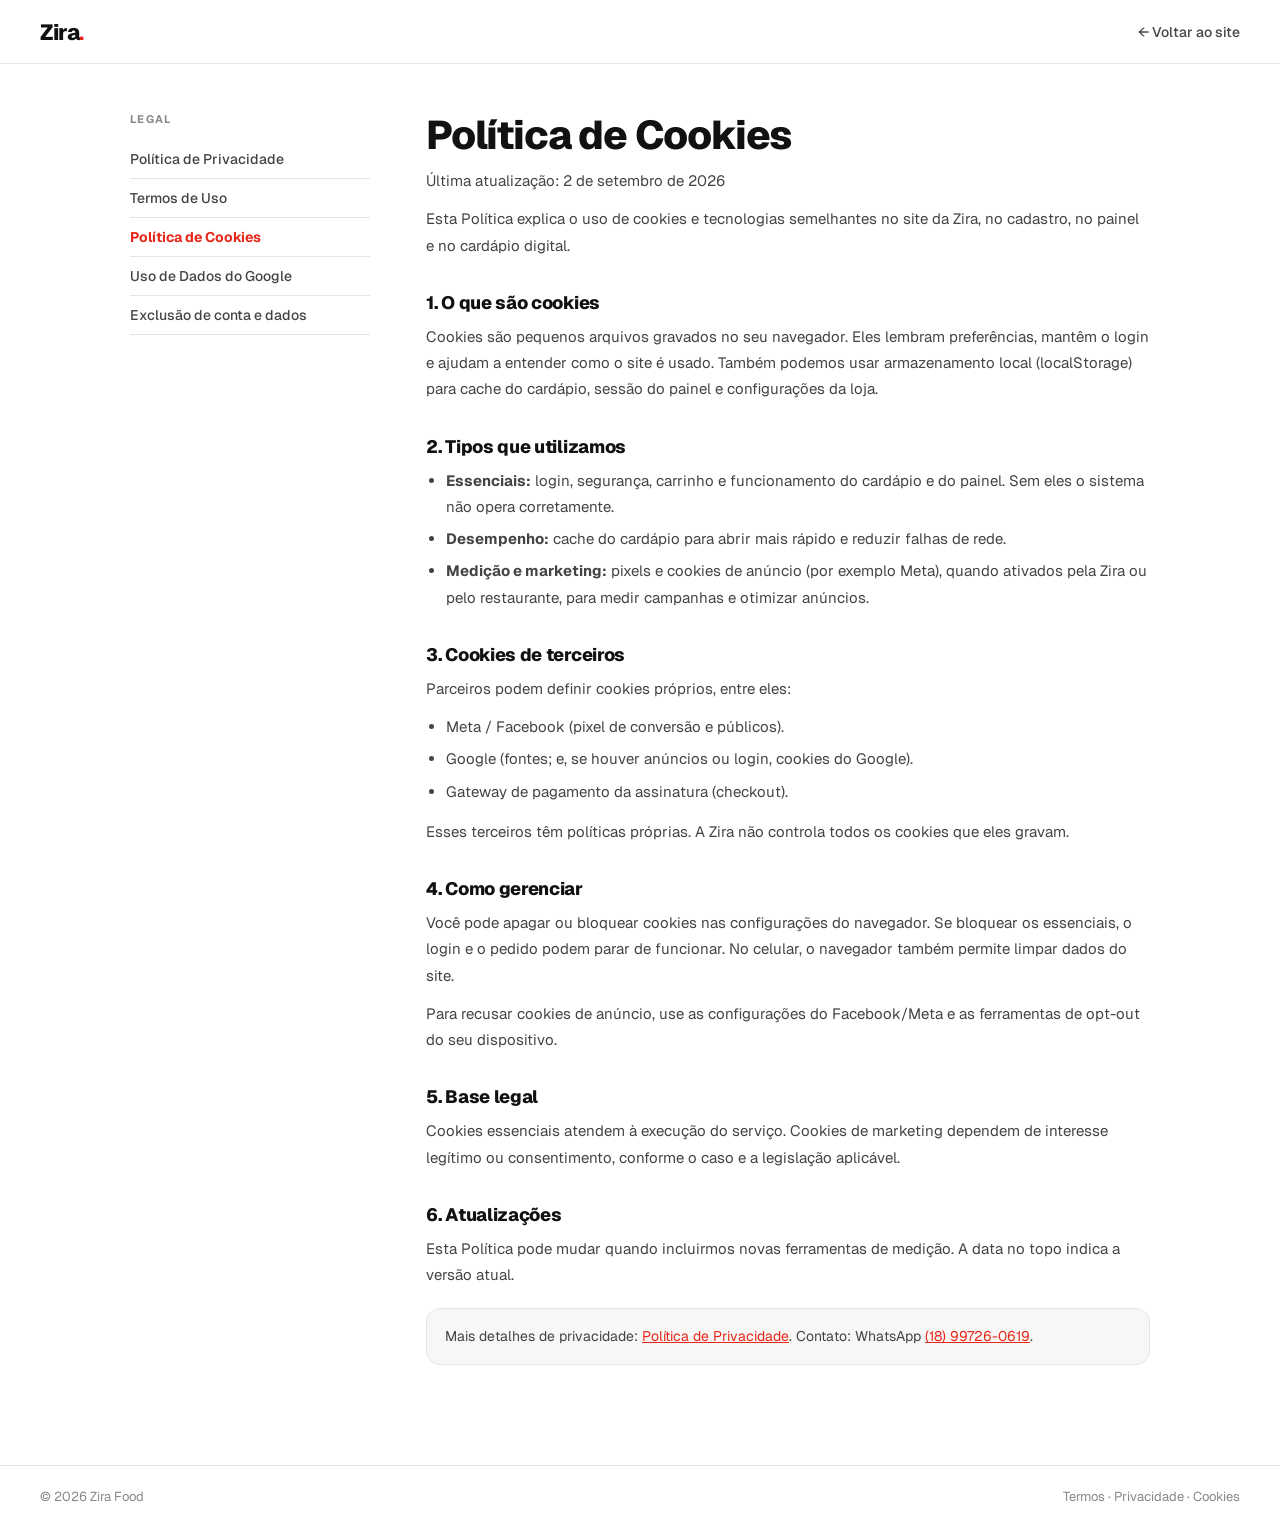
<file: cookies.html>
<!DOCTYPE html>
<html lang="pt-BR">
<head>
<meta charset="UTF-8">
<meta name="viewport" content="width=device-width, initial-scale=1.0">
<title>Política de Cookies — Zira</title>
<link rel="preconnect" href="https://fonts.googleapis.com">
<link href="https://fonts.googleapis.com/css2?family=Geist:wght@400;500;600;700;800&display=swap" rel="stylesheet">
<link rel="stylesheet" href="legal.css">
</head>
<body>
<nav class="nav">
  <a href="index.html" class="nav-logo">Zira<b>.</b></a>
  <a href="index.html" class="nav-back">← Voltar ao site</a>
</nav>
<div class="wrap">
  <aside class="side">
    <h3>Legal</h3>
    <a href="privacidade.html">Política de Privacidade</a>
    <a href="termos.html">Termos de Uso</a>
    <a href="cookies.html" class="active">Política de Cookies</a>
    <a href="dados-google.html">Uso de Dados do Google</a>
    <a href="exclusao-conta.html">Exclusão de conta e dados</a>
  </aside>
  <article class="article">
    <h1>Política de Cookies</h1>
    <p class="updated">Última atualização: 2 de setembro de 2026</p>
    <p>Esta Política explica o uso de cookies e tecnologias semelhantes no site da Zira, no cadastro, no painel e no cardápio digital.</p>

    <h2>1. O que são cookies</h2>
    <p>Cookies são pequenos arquivos gravados no seu navegador. Eles lembram preferências, mantêm o login e ajudam a entender como o site é usado. Também podemos usar armazenamento local (localStorage) para cache do cardápio, sessão do painel e configurações da loja.</p>

    <h2>2. Tipos que utilizamos</h2>
    <ul>
      <li><strong>Essenciais:</strong> login, segurança, carrinho e funcionamento do cardápio e do painel. Sem eles o sistema não opera corretamente.</li>
      <li><strong>Desempenho:</strong> cache do cardápio para abrir mais rápido e reduzir falhas de rede.</li>
      <li><strong>Medição e marketing:</strong> pixels e cookies de anúncio (por exemplo Meta), quando ativados pela Zira ou pelo restaurante, para medir campanhas e otimizar anúncios.</li>
    </ul>

    <h2>3. Cookies de terceiros</h2>
    <p>Parceiros podem definir cookies próprios, entre eles:</p>
    <ul>
      <li>Meta / Facebook (pixel de conversão e públicos).</li>
      <li>Google (fontes; e, se houver anúncios ou login, cookies do Google).</li>
      <li>Gateway de pagamento da assinatura (checkout).</li>
    </ul>
    <p>Esses terceiros têm políticas próprias. A Zira não controla todos os cookies que eles gravam.</p>

    <h2>4. Como gerenciar</h2>
    <p>Você pode apagar ou bloquear cookies nas configurações do navegador. Se bloquear os essenciais, o login e o pedido podem parar de funcionar. No celular, o navegador também permite limpar dados do site.</p>
    <p>Para recusar cookies de anúncio, use as configurações do Facebook/Meta e as ferramentas de opt-out do seu dispositivo.</p>

    <h2>5. Base legal</h2>
    <p>Cookies essenciais atendem à execução do serviço. Cookies de marketing dependem de interesse legítimo ou consentimento, conforme o caso e a legislação aplicável.</p>

    <h2>6. Atualizações</h2>
    <p>Esta Política pode mudar quando incluirmos novas ferramentas de medição. A data no topo indica a versão atual.</p>

    <div class="note">Mais detalhes de privacidade: <a href="privacidade.html">Política de Privacidade</a>. Contato: WhatsApp <a href="https://wa.me/5518997260619">(18) 99726-0619</a>.</div>
  </article>
</div>
<footer>
  <span>© 2026 Zira Food</span>
  <span><a href="termos.html">Termos</a> · <a href="privacidade.html">Privacidade</a> · <a href="cookies.html">Cookies</a></span>
</footer>
</body>
</html>
</file>
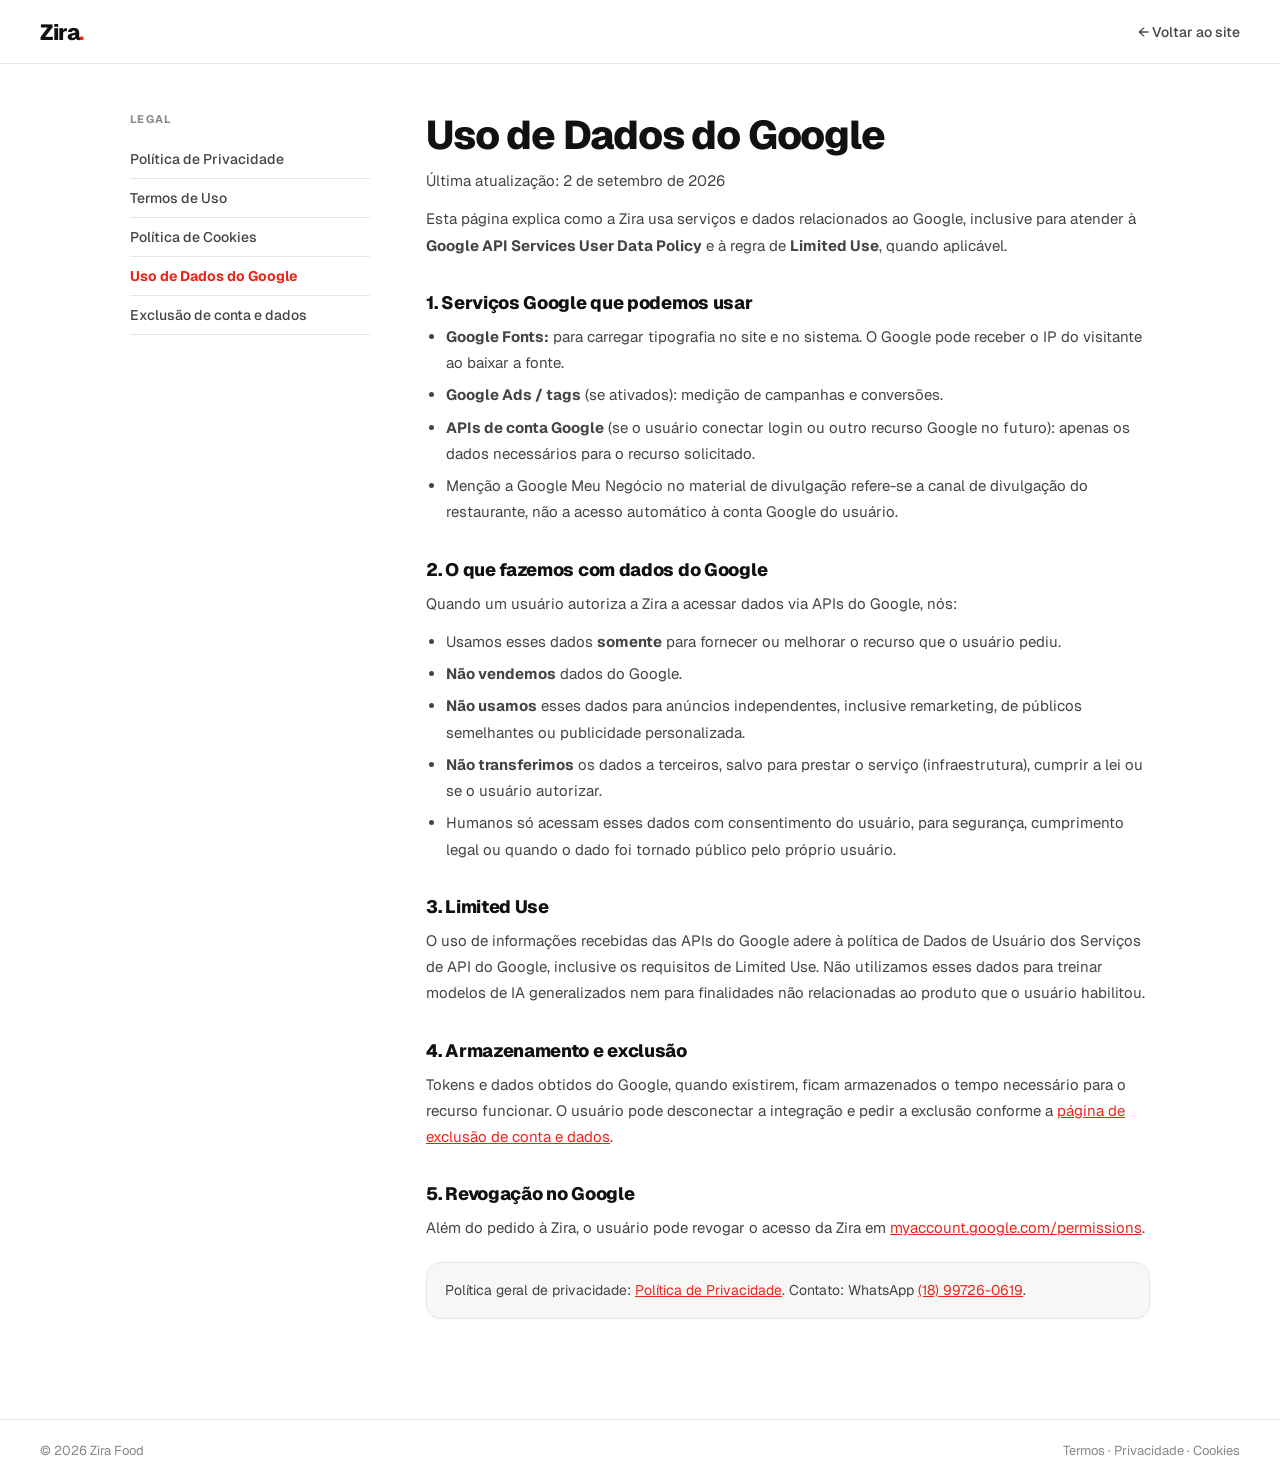
<file: dados-google.html>
<!DOCTYPE html>
<html lang="pt-BR">
<head>
<meta charset="UTF-8">
<meta name="viewport" content="width=device-width, initial-scale=1.0">
<title>Uso de Dados do Google — Zira</title>
<link rel="preconnect" href="https://fonts.googleapis.com">
<link href="https://fonts.googleapis.com/css2?family=Geist:wght@400;500;600;700;800&display=swap" rel="stylesheet">
<link rel="stylesheet" href="legal.css">
</head>
<body>
<nav class="nav">
  <a href="index.html" class="nav-logo">Zira<b>.</b></a>
  <a href="index.html" class="nav-back">← Voltar ao site</a>
</nav>
<div class="wrap">
  <aside class="side">
    <h3>Legal</h3>
    <a href="privacidade.html">Política de Privacidade</a>
    <a href="termos.html">Termos de Uso</a>
    <a href="cookies.html">Política de Cookies</a>
    <a href="dados-google.html" class="active">Uso de Dados do Google</a>
    <a href="exclusao-conta.html">Exclusão de conta e dados</a>
  </aside>
  <article class="article">
    <h1>Uso de Dados do Google</h1>
    <p class="updated">Última atualização: 2 de setembro de 2026</p>
    <p>Esta página explica como a Zira usa serviços e dados relacionados ao Google, inclusive para atender à <strong>Google API Services User Data Policy</strong> e à regra de <strong>Limited Use</strong>, quando aplicável.</p>

    <h2>1. Serviços Google que podemos usar</h2>
    <ul>
      <li><strong>Google Fonts:</strong> para carregar tipografia no site e no sistema. O Google pode receber o IP do visitante ao baixar a fonte.</li>
      <li><strong>Google Ads / tags</strong> (se ativados): medição de campanhas e conversões.</li>
      <li><strong>APIs de conta Google</strong> (se o usuário conectar login ou outro recurso Google no futuro): apenas os dados necessários para o recurso solicitado.</li>
      <li>Menção a Google Meu Negócio no material de divulgação refere-se a canal de divulgação do restaurante, não a acesso automático à conta Google do usuário.</li>
    </ul>

    <h2>2. O que fazemos com dados do Google</h2>
    <p>Quando um usuário autoriza a Zira a acessar dados via APIs do Google, nós:</p>
    <ul>
      <li>Usamos esses dados <strong>somente</strong> para fornecer ou melhorar o recurso que o usuário pediu.</li>
      <li><strong>Não vendemos</strong> dados do Google.</li>
      <li><strong>Não usamos</strong> esses dados para anúncios independentes, inclusive remarketing, de públicos semelhantes ou publicidade personalizada.</li>
      <li><strong>Não transferimos</strong> os dados a terceiros, salvo para prestar o serviço (infraestrutura), cumprir a lei ou se o usuário autorizar.</li>
      <li>Humanos só acessam esses dados com consentimento do usuário, para segurança, cumprimento legal ou quando o dado foi tornado público pelo próprio usuário.</li>
    </ul>

    <h2>3. Limited Use</h2>
    <p>O uso de informações recebidas das APIs do Google adere à política de Dados de Usuário dos Serviços de API do Google, inclusive os requisitos de Limited Use. Não utilizamos esses dados para treinar modelos de IA generalizados nem para finalidades não relacionadas ao produto que o usuário habilitou.</p>

    <h2>4. Armazenamento e exclusão</h2>
    <p>Tokens e dados obtidos do Google, quando existirem, ficam armazenados o tempo necessário para o recurso funcionar. O usuário pode desconectar a integração e pedir a exclusão conforme a <a href="exclusao-conta.html">página de exclusão de conta e dados</a>.</p>

    <h2>5. Revogação no Google</h2>
    <p>Além do pedido à Zira, o usuário pode revogar o acesso da Zira em <a href="https://myaccount.google.com/permissions" target="_blank" rel="noopener">myaccount.google.com/permissions</a>.</p>

    <div class="note">Política geral de privacidade: <a href="privacidade.html">Política de Privacidade</a>. Contato: WhatsApp <a href="https://wa.me/5518997260619">(18) 99726-0619</a>.</div>
  </article>
</div>
<footer>
  <span>© 2026 Zira Food</span>
  <span><a href="termos.html">Termos</a> · <a href="privacidade.html">Privacidade</a> · <a href="cookies.html">Cookies</a></span>
</footer>
</body>
</html>
</file>
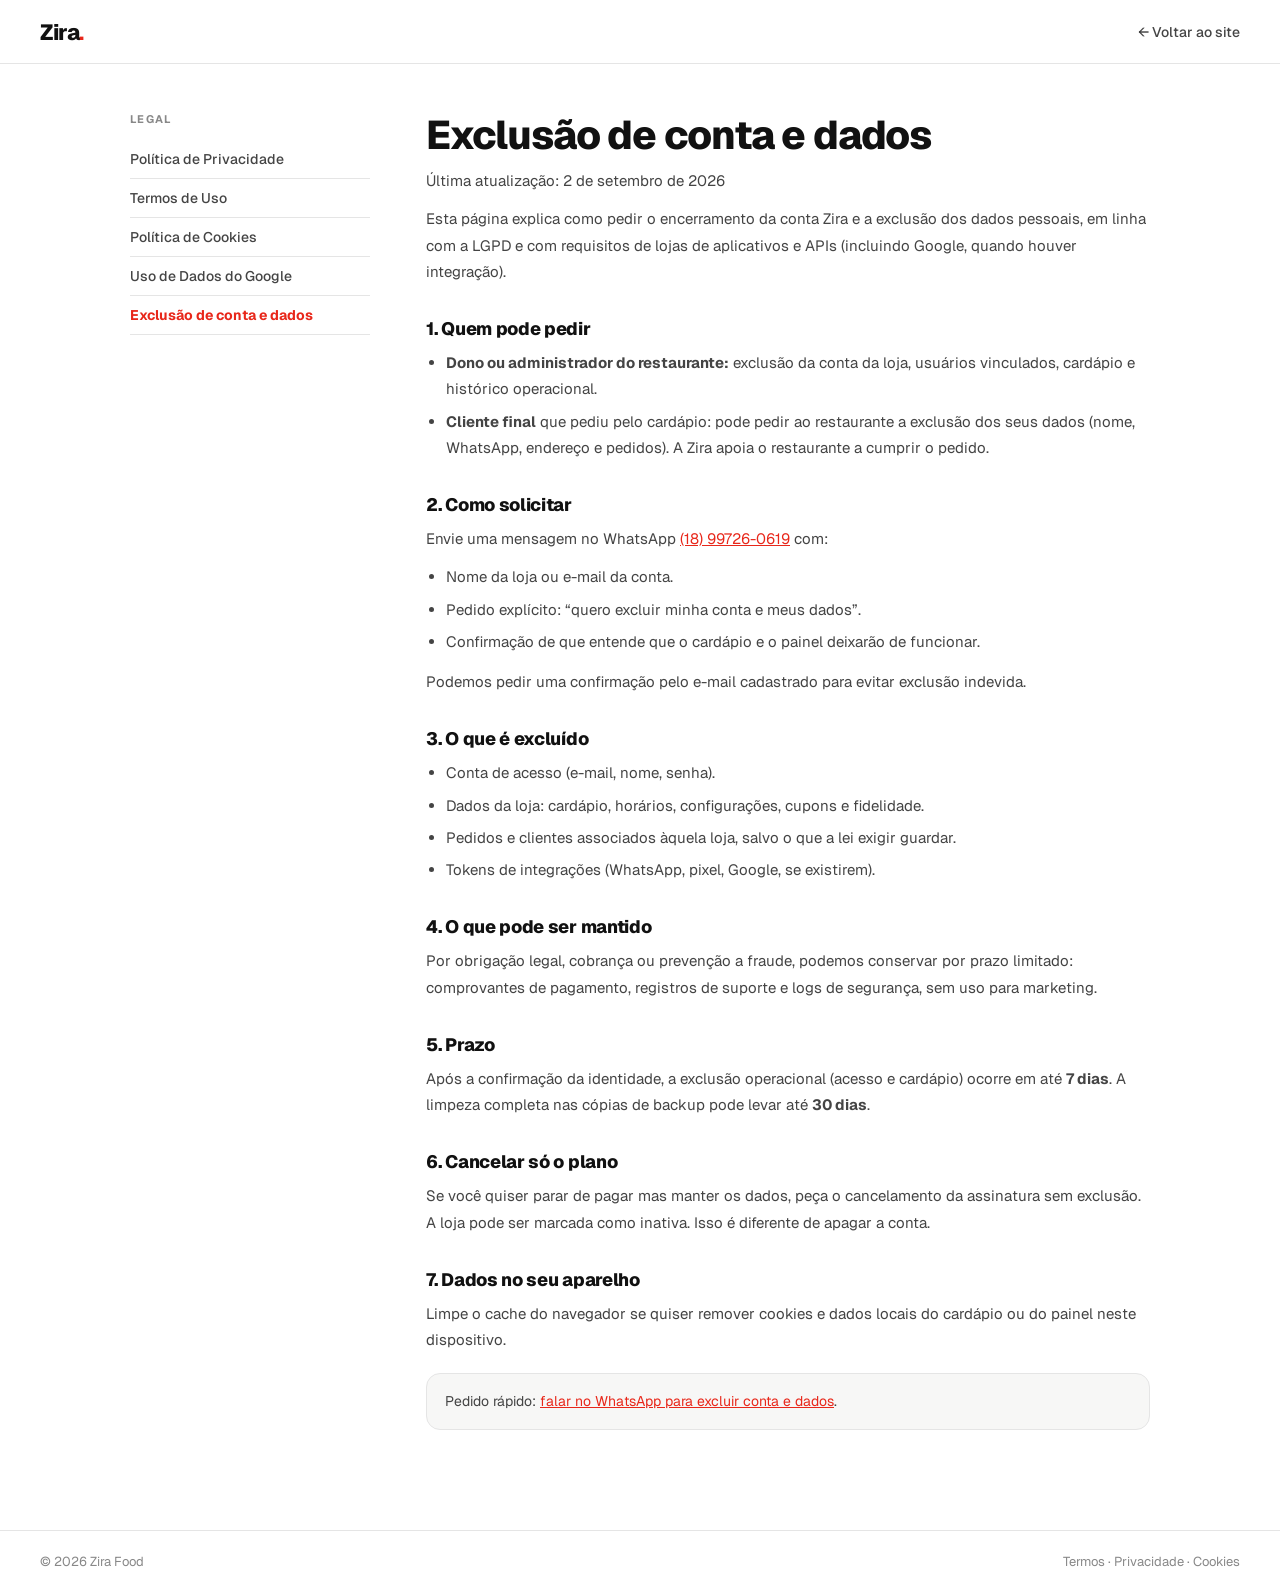
<file: exclusao-conta.html>
<!DOCTYPE html>
<html lang="pt-BR">
<head>
<meta charset="UTF-8">
<meta name="viewport" content="width=device-width, initial-scale=1.0">
<title>Exclusão de conta e dados — Zira</title>
<link rel="preconnect" href="https://fonts.googleapis.com">
<link href="https://fonts.googleapis.com/css2?family=Geist:wght@400;500;600;700;800&display=swap" rel="stylesheet">
<link rel="stylesheet" href="legal.css">
</head>
<body>
<nav class="nav">
  <a href="index.html" class="nav-logo">Zira<b>.</b></a>
  <a href="index.html" class="nav-back">← Voltar ao site</a>
</nav>
<div class="wrap">
  <aside class="side">
    <h3>Legal</h3>
    <a href="privacidade.html">Política de Privacidade</a>
    <a href="termos.html">Termos de Uso</a>
    <a href="cookies.html">Política de Cookies</a>
    <a href="dados-google.html">Uso de Dados do Google</a>
    <a href="exclusao-conta.html" class="active">Exclusão de conta e dados</a>
  </aside>
  <article class="article">
    <h1>Exclusão de conta e dados</h1>
    <p class="updated">Última atualização: 2 de setembro de 2026</p>
    <p>Esta página explica como pedir o encerramento da conta Zira e a exclusão dos dados pessoais, em linha com a LGPD e com requisitos de lojas de aplicativos e APIs (incluindo Google, quando houver integração).</p>

    <h2>1. Quem pode pedir</h2>
    <ul>
      <li><strong>Dono ou administrador do restaurante:</strong> exclusão da conta da loja, usuários vinculados, cardápio e histórico operacional.</li>
      <li><strong>Cliente final</strong> que pediu pelo cardápio: pode pedir ao restaurante a exclusão dos seus dados (nome, WhatsApp, endereço e pedidos). A Zira apoia o restaurante a cumprir o pedido.</li>
    </ul>

    <h2>2. Como solicitar</h2>
    <p>Envie uma mensagem no WhatsApp <a href="https://wa.me/5518997260619?text=Quero%20excluir%20minha%20conta%20e%20dados%20da%20Zira">(18) 99726-0619</a> com:</p>
    <ul>
      <li>Nome da loja ou e-mail da conta.</li>
      <li>Pedido explícito: “quero excluir minha conta e meus dados”.</li>
      <li>Confirmação de que entende que o cardápio e o painel deixarão de funcionar.</li>
    </ul>
    <p>Podemos pedir uma confirmação pelo e-mail cadastrado para evitar exclusão indevida.</p>

    <h2>3. O que é excluído</h2>
    <ul>
      <li>Conta de acesso (e-mail, nome, senha).</li>
      <li>Dados da loja: cardápio, horários, configurações, cupons e fidelidade.</li>
      <li>Pedidos e clientes associados àquela loja, salvo o que a lei exigir guardar.</li>
      <li>Tokens de integrações (WhatsApp, pixel, Google, se existirem).</li>
    </ul>

    <h2>4. O que pode ser mantido</h2>
    <p>Por obrigação legal, cobrança ou prevenção a fraude, podemos conservar por prazo limitado: comprovantes de pagamento, registros de suporte e logs de segurança, sem uso para marketing.</p>

    <h2>5. Prazo</h2>
    <p>Após a confirmação da identidade, a exclusão operacional (acesso e cardápio) ocorre em até <strong>7 dias</strong>. A limpeza completa nas cópias de backup pode levar até <strong>30 dias</strong>.</p>

    <h2>6. Cancelar só o plano</h2>
    <p>Se você quiser parar de pagar mas manter os dados, peça o cancelamento da assinatura sem exclusão. A loja pode ser marcada como inativa. Isso é diferente de apagar a conta.</p>

    <h2>7. Dados no seu aparelho</h2>
    <p>Limpe o cache do navegador se quiser remover cookies e dados locais do cardápio ou do painel neste dispositivo.</p>

    <div class="note">Pedido rápido: <a href="https://wa.me/5518997260619?text=Quero%20excluir%20minha%20conta%20e%20dados%20da%20Zira">falar no WhatsApp para excluir conta e dados</a>.</div>
  </article>
</div>
<footer>
  <span>© 2026 Zira Food</span>
  <span><a href="termos.html">Termos</a> · <a href="privacidade.html">Privacidade</a> · <a href="cookies.html">Cookies</a></span>
</footer>
</body>
</html>
</file>
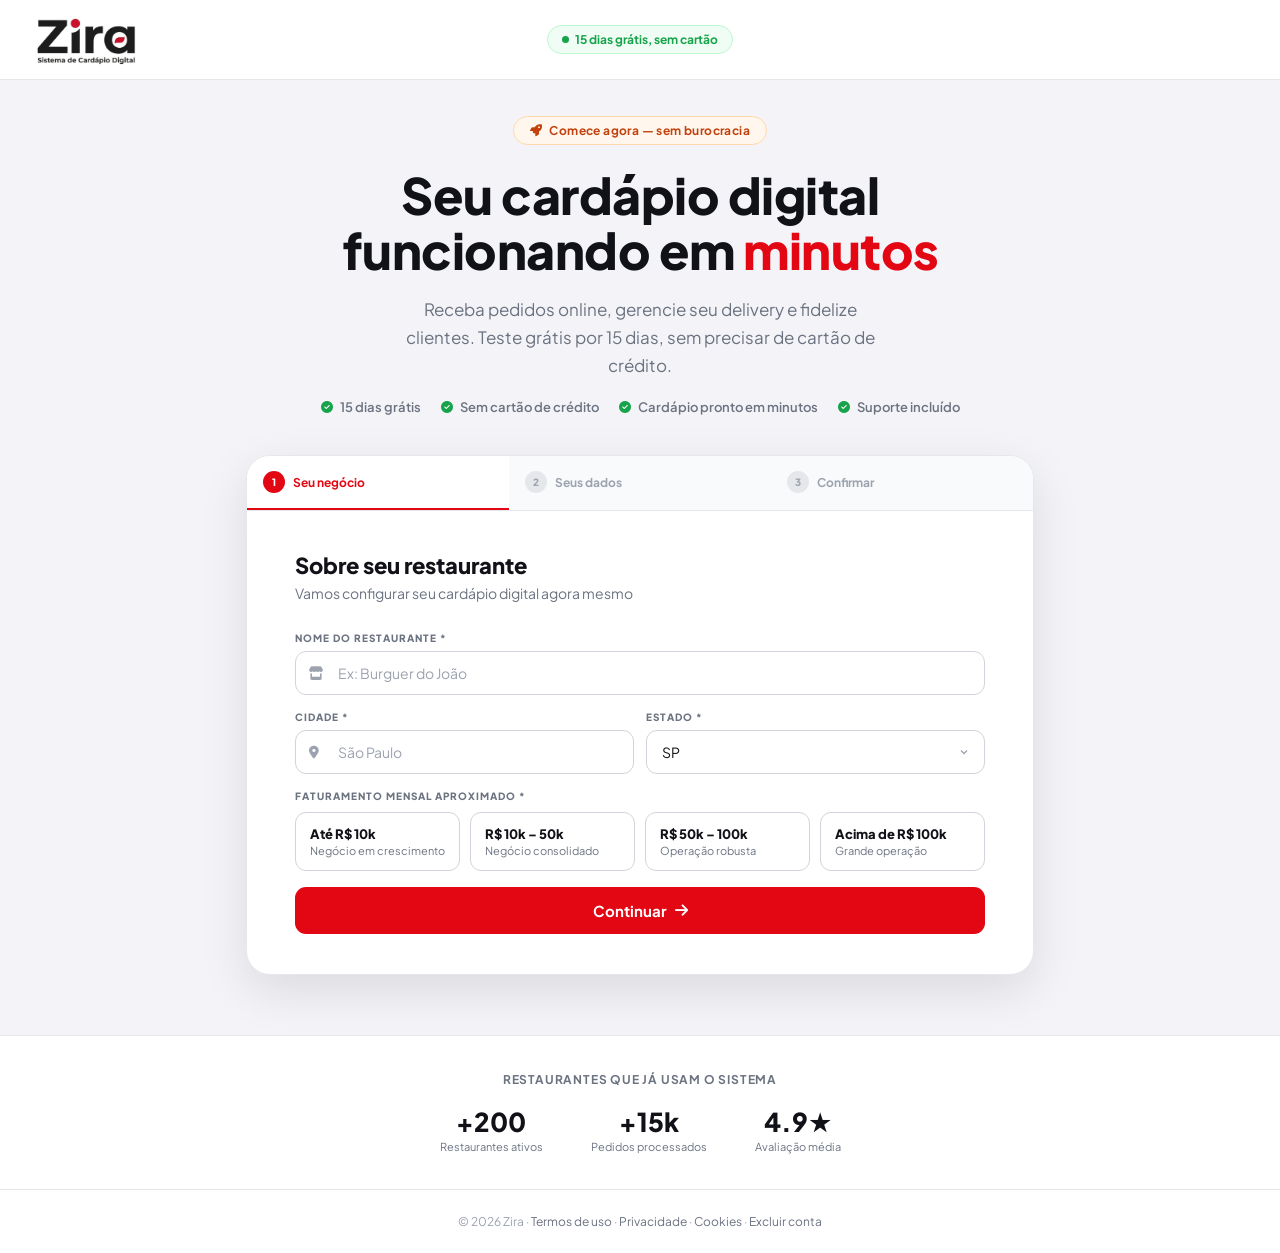
<file: novocadastro.html>
<!DOCTYPE html>
<html lang="pt-BR">
<head>
<meta charset="UTF-8">
<meta name="viewport" content="width=device-width, initial-scale=1.0">
<title>Teste Grátis por 15 dias — Sistema de Delivery</title>
<link rel="preconnect" href="https://fonts.googleapis.com">
<link href="https://fonts.googleapis.com/css2?family=Plus+Jakarta+Sans:wght@400;500;600;700;800&display=swap" rel="stylesheet">
<link rel="stylesheet" href="https://cdnjs.cloudflare.com/ajax/libs/font-awesome/6.5.0/css/all.min.css">
<style>
*, *::before, *::after { box-sizing: border-box; margin: 0; padding: 0; }

:root {
  --brand:    #e30613;
  --brand-dk: #b8000e;
  --text:     #111118;
  --muted:    #6b7280;
  --muted2:   #9ca3af;
  --border:   #e5e7eb;
  --border2:  #d1d5db;
  --surface:  #f9fafb;
  --white:    #ffffff;
  --green:    #16a34a;
  --shadow-lg: 0 16px 48px rgba(0,0,0,.1);
}

html { scroll-behavior: smooth; }
body {
  font-family: 'Plus Jakarta Sans', sans-serif;
  background: #f4f4f8;
  color: var(--text);
  min-height: 100vh;
}

/* HEADER */
.header {
  position: sticky; top: 0; z-index: 100;
  background: rgba(255,255,255,.97);
  backdrop-filter: blur(12px);
  border-bottom: 1px solid var(--border);
  padding: 0 40px; height: 80px; overflow: visible;
  display: grid; grid-template-columns: 1fr auto 1fr; align-items: center;
}
.header-badge-wrap { display: flex; justify-content: center; }
.header-end { display: flex; justify-content: flex-end; }
.header-logo {
  display: flex; align-items: center; gap: 11px;
  text-decoration: none; flex-shrink: 0;
}
.header-logo-icon {
  width: 36px; height: 36px; border-radius: 10px;
  background: linear-gradient(135deg, #e30613 0%, #ff4757 100%);
  display: flex; align-items: center; justify-content: center;
  box-shadow: 0 2px 8px rgba(227,6,19,.35); flex-shrink: 0;
}
.header-logo-icon svg { width: 20px; height: 20px; }
.header-logo-text { display: flex; flex-direction: column; line-height: 1.1; }
.header-logo-name { font-size: 18px; font-weight: 800; color: var(--text); letter-spacing: -.3px; }
.header-logo-sub  { font-size: 9.5px; font-weight: 600; color: var(--muted2); letter-spacing: .3px; text-transform: uppercase; }
.header-logo-dot { display: none; }
.header-badge {
  display: flex; align-items: center; gap: 6px;
  background: #f0fdf4; border: 1px solid #bbf7d0;
  color: var(--green); padding: 6px 14px; border-radius: 20px;
  font-size: 12px; font-weight: 700;
}
.pulse { width:7px;height:7px;border-radius:50%;background:var(--green);display:inline-block;animation:blink 2s infinite; }
@keyframes blink{0%,100%{opacity:1}50%{opacity:.3}}

/* HERO */
.hero {
  padding: 36px 20px 16px;
  text-align: center;
  max-width: 700px; margin: 0 auto;
  animation: fadeUp .5s ease both;
}
@keyframes fadeUp { from{opacity:0;transform:translateY(18px)} to{opacity:1;transform:translateY(0)} }

.hero-eyebrow {
  display: inline-flex; align-items: center; gap: 7px;
  background: #fff7ed; border: 1px solid #fed7aa;
  color: #c2410c; padding: 6px 16px; border-radius: 20px;
  font-size: 12px; font-weight: 700; letter-spacing: .4px; margin-bottom: 22px;
}
.hero-title {
  font-size: clamp(30px, 5vw, 50px); font-weight: 800;
  line-height: 1.1; letter-spacing: -.5px; margin-bottom: 18px;
}
.hero-title span { color: var(--brand); }
.hero-sub {
  font-size: 17px; color: var(--muted); line-height: 1.65;
  margin-bottom: 20px; max-width: 480px; margin-left: auto; margin-right: auto;
}
.beneficios {
  display: flex; justify-content: center; gap: 20px;
  flex-wrap: nowrap; margin-bottom: 20px;
  overflow-x: auto; padding: 0 10px 4px;
}
.beneficio { display: flex; align-items: center; gap: 7px; font-size: 13px; font-weight: 600; color: var(--muted); white-space: nowrap; flex-shrink: 0; }
.beneficio i { color: var(--green); font-size: 12px; }

/* FORM CARD */
.form-container { max-width: 820px; margin: 0 auto; padding: 0 16px 60px; animation: fadeUp .5s .1s ease both; }
.form-card {
  background: var(--white);
  border-radius: 24px;
  box-shadow: var(--shadow-lg);
  overflow: hidden;
  border: 1px solid var(--border);
}

/* STEPS BAR */
.steps-bar { display: flex; background: var(--surface); border-bottom: 1px solid var(--border); }
.step-tab {
  flex: 1; padding: 15px 16px;
  display: flex; align-items: center; gap: 8px;
  font-size: 12px; font-weight: 700; color: var(--muted2);
  border-bottom: 2px solid transparent; transition: all .2s; user-select: none;
}
.step-tab.active { color: var(--brand); border-bottom-color: var(--brand); background: var(--white); }
.step-tab.done   { color: var(--green); }
.step-num {
  width: 22px; height: 22px; border-radius: 50%;
  background: var(--border); color: var(--muted2);
  display: flex; align-items: center; justify-content: center;
  font-size: 10px; font-weight: 800; flex-shrink: 0; transition: all .2s;
}
.step-tab.active .step-num { background: var(--brand); color: white; }
.step-tab.done   .step-num { background: var(--green); color: white; }

/* FORM BODY */
.form-body { padding: 40px 48px; }
.etapa { display: none; }
.etapa.active { display: block; }
.etapa-titulo { font-size: 22px; font-weight: 800; margin-bottom: 4px; }
.etapa-sub { font-size: 14px; color: var(--muted); margin-bottom: 28px; line-height: 1.5; }

/* CAMPOS */
.campo { margin-bottom: 16px; }
.campo label {
  display: block; font-size: 10px; font-weight: 800;
  color: var(--muted); text-transform: uppercase;
  letter-spacing: 1px; margin-bottom: 7px;
}
.campo input, .campo select {
  width: 100%; padding: 12px 15px;
  background: var(--white); border: 1.5px solid var(--border2);
  border-radius: 11px; color: var(--text);
  font-size: 14px; font-family: 'Plus Jakarta Sans', sans-serif;
  outline: none; transition: border-color .15s, box-shadow .15s;
  appearance: none; -webkit-appearance: none;
}
.campo input:focus, .campo select:focus {
  border-color: var(--brand);
  box-shadow: 0 0 0 3px rgba(227,6,19,.07);
}
.campo input::placeholder { color: var(--muted2); }
.campo select {
  background-image: url("data:image/svg+xml,%3Csvg xmlns='http://www.w3.org/2000/svg' width='12' height='12' viewBox='0 0 24 24' fill='none' stroke='%239ca3af' stroke-width='2.5'%3E%3Cpolyline points='6 9 12 15 18 9'%3E%3C/polyline%3E%3C/svg%3E");
  background-repeat: no-repeat; background-position: right 14px center; padding-right: 38px; cursor: pointer;
}
.campo-row { display: grid; grid-template-columns: 1fr 1fr; gap: 12px; }
.campo-icon { position: relative; }
.campo-icon input { padding-left: 42px; }
.campo-icon i { position: absolute; left: 14px; top: 50%; transform: translateY(-50%); color: var(--muted2); font-size: 13px; pointer-events: none; }

/* FATURAMENTO */
.fat-label { font-size: 10px; font-weight: 800; color: var(--muted); text-transform: uppercase; letter-spacing: 1px; margin-bottom: 10px; }
.fat-grid { display: grid; grid-template-columns: repeat(4, 1fr); gap: 10px; margin-bottom: 16px; }
.fat-card {
  border: 1.5px solid var(--border2); border-radius: 11px;
  padding: 13px 14px; cursor: pointer; transition: all .15s; position: relative;
}
.fat-card:hover { border-color: var(--brand); background: #fff5f5; }
.fat-card.selected { border-color: var(--brand); background: #fff5f5; }
.fat-card.selected::after {
  content: '✓'; position: absolute; top: 9px; right: 10px;
  width: 18px; height: 18px; border-radius: 50%;
  background: var(--brand); color: white; font-size: 9px; font-weight: 900;
  display: flex; align-items: center; justify-content: center;
}
.fat-valor { font-size: 13px; font-weight: 800; color: var(--text); margin-bottom: 2px; }
.fat-desc  { font-size: 11px; color: var(--muted); }

/* BOTÕES */
.btn-primary {
  width: 100%; padding: 14px;
  background: var(--brand); color: white; border: none; border-radius: 11px;
  font-size: 15px; font-weight: 700; font-family: 'Plus Jakarta Sans', sans-serif;
  cursor: pointer; transition: background .15s, transform .1s;
  display: flex; align-items: center; justify-content: center; gap: 8px;
  margin-top: 6px;
}
.btn-primary:hover { background: var(--brand-dk); }
.btn-primary:active { transform: scale(.99); }
.btn-primary:disabled { background: var(--muted2); cursor: default; }
.btn-back {
  display: inline-flex; align-items: center; gap: 7px;
  background: none; border: none; color: var(--muted);
  font-size: 13px; font-weight: 600; font-family: 'Plus Jakarta Sans', sans-serif;
  cursor: pointer; padding: 0; margin-bottom: 18px; transition: color .15s;
}
.btn-back:hover { color: var(--text); }

/* ERRO */
.erro-box {
  display: none; background: #fef2f2;
  border: 1px solid #fecaca; border-radius: 10px;
  padding: 11px 14px; font-size: 13px; color: #dc2626;
  margin-top: 10px; align-items: flex-start; gap: 8px;
}
.erro-box.show { display: flex; }
.erro-box i { margin-top: 1px; flex-shrink: 0; }

/* RESUMO */
.resumo { background: var(--surface); border-radius: 13px; padding: 18px; margin-bottom: 20px; }
.resumo-titulo { font-size: 10px; font-weight: 800; color: var(--muted); text-transform: uppercase; letter-spacing: 1px; margin-bottom: 12px; }
.resumo-item {
  display: flex; justify-content: space-between; align-items: flex-start;
  padding: 7px 0; border-bottom: 1px solid var(--border); font-size: 13px; gap: 12px;
}
.resumo-item:last-child { border-bottom: none; }
.resumo-key { color: var(--muted); flex-shrink: 0; }
.resumo-val { font-weight: 600; text-align: right; word-break: break-all; }

.trial-box {
  background: #f0fdf4; border: 1px solid #bbf7d0;
  border-radius: 13px; padding: 16px 18px;
  display: flex; gap: 12px; align-items: flex-start; margin-bottom: 20px;
}
.trial-box i { color: var(--green); font-size: 17px; margin-top: 1px; flex-shrink: 0; }
.trial-box-titulo { font-size: 13px; font-weight: 800; color: #15803d; margin-bottom: 3px; }
.trial-box-sub { font-size: 12px; color: #16a34a; line-height: 1.5; }

/* SUCESSO */
#tela-sucesso { display: none; padding: 52px 32px; text-align: center; }
.sucesso-icon {
  width: 68px; height: 68px; border-radius: 50%;
  background: #f0fdf4; border: 2px solid #bbf7d0;
  display: flex; align-items: center; justify-content: center;
  font-size: 26px; color: var(--green);
  margin: 0 auto 22px; animation: popIn .4s cubic-bezier(.34,1.56,.64,1);
}
@keyframes popIn{from{opacity:0;transform:scale(.5)}to{opacity:1;transform:scale(1)}}
.sucesso-titulo { font-size: 22px; font-weight: 800; margin-bottom: 10px; }
.sucesso-sub { font-size: 14px; color: var(--muted); line-height: 1.6; max-width: 360px; margin: 0 auto 24px; }
.sucesso-email-box {
  background: var(--surface); border: 1px solid var(--border2); border-radius: 11px;
  padding: 13px 18px; margin-bottom: 20px; font-size: 13px; color: var(--muted);
}
.sucesso-email-box strong { color: var(--text); }

/* SPIN */
.spin { animation: spin 1s linear infinite; display: inline-block; }
@keyframes spin{to{transform:rotate(360deg)}}

/* SOCIAL PROOF */
.social { background: white; border-top: 1px solid var(--border); padding: 36px 20px; text-align: center; }
.social-titulo { font-size: 12px; color: var(--muted); margin-bottom: 18px; font-weight: 700; text-transform: uppercase; letter-spacing: .8px; }
.social-nums { display: flex; justify-content: center; gap: 48px; flex-wrap: wrap; }
.social-num-val { font-size: 26px; font-weight: 800; color: var(--text); }
.social-num-lbl { font-size: 11px; color: var(--muted); margin-top: 2px; }

/* RODAPÉ */
.rodape { text-align: center; padding: 24px 20px; font-size: 12px; color: var(--muted2); border-top: 1px solid var(--border); background: white; }
.rodape a { color: var(--muted); text-decoration: none; }

@media(max-width:700px){
  .header { padding: 0 16px; }
  .hero { padding: 28px 16px 12px; }
  .form-body { padding: 24px 18px; }
  .campo-row { grid-template-columns: 1fr; gap: 0; }
  .fat-grid { grid-template-columns: 1fr 1fr; }
  .beneficios { gap: 14px; }
  .step-tab span { display: none; }
}
</style>
  <!-- Meta Pixel Base — ID carregado do Supabase -->
  <script>
  !function(f,b,e,v,n,t,s){if(f.fbq)return;n=f.fbq=function(){n.callMethod?
  n.callMethod.apply(n,arguments):n.queue.push(arguments)};if(!f._fbq)f._fbq=n;
  n.push=n;n.loaded=!0;n.version='2.0';n.queue=[];t=b.createElement(e);t.async=!0;
  t.src=v;s=b.getElementsByTagName(e)[0];s.parentNode.insertBefore(t,s)}
  (window,document,'script','https://connect.facebook.net/en_US/fbevents.js');
  </script>
</head>
<body>

<!-- HEADER -->
<header class="header">
  <a href="#" class="header-logo">
    <img src="[data-uri]" alt="Zira" style="height:68px;width:auto;object-fit:contain;display:block;margin-left:-6px;">
  </a>
  <div class="header-badge-wrap">
    <div class="header-badge">
      <span class="pulse"></span> 15 dias grátis, sem cartão
    </div>
  </div>
  <div class="header-end"></div>
</header>

<!-- HERO -->
<section class="hero">
  <div class="hero-eyebrow"><i class="fas fa-rocket"></i> Comece agora — sem burocracia</div>
  <h1 class="hero-title">Seu cardápio digital<br>funcionando em <span>minutos</span></h1>
  <p class="hero-sub">Receba pedidos online, gerencie seu delivery e fidelize clientes. Teste grátis por 15 dias, sem precisar de cartão de crédito.</p>
  <div class="beneficios">
    <div class="beneficio"><i class="fas fa-check-circle"></i> 15 dias grátis</div>
    <div class="beneficio"><i class="fas fa-check-circle"></i> Sem cartão de crédito</div>
    <div class="beneficio"><i class="fas fa-check-circle"></i> Cardápio pronto em minutos</div>
    <div class="beneficio"><i class="fas fa-check-circle"></i> Suporte incluído</div>
  </div>
</section>

<!-- FORMULÁRIO -->
<div class="form-container">
  <div class="form-card">

    <!-- STEPS -->
    <div class="steps-bar" id="steps-bar">
      <div class="step-tab active" id="tab-1">
        <div class="step-num" id="num-1">1</div>
        <span>Seu negócio</span>
      </div>
      <div class="step-tab" id="tab-2">
        <div class="step-num" id="num-2">2</div>
        <span>Seus dados</span>
      </div>
      <div class="step-tab" id="tab-3">
        <div class="step-num" id="num-3">3</div>
        <span>Confirmar</span>
      </div>
    </div>

    <div class="form-body" id="form-body">

      <!-- ETAPA 1 -->
      <div class="etapa active" id="etapa-1">
        <div class="etapa-titulo">Sobre seu restaurante</div>
        <div class="etapa-sub">Vamos configurar seu cardápio digital agora mesmo</div>

        <div class="campo">
          <label>Nome do restaurante *</label>
          <div class="campo-icon">
            <i class="fas fa-store"></i>
            <input id="f-nome-rest" type="text" placeholder="Ex: Burguer do João">
          </div>
        </div>

        <div class="campo-row">
          <div class="campo">
            <label>Cidade *</label>
            <div class="campo-icon">
              <i class="fas fa-map-marker-alt"></i>
              <input id="f-cidade" type="text" placeholder="São Paulo">
            </div>
          </div>
          <div class="campo">
            <label>Estado *</label>
            <select id="f-estado">
              <option value="">UF</option>
              <option>AC</option><option>AL</option><option>AP</option><option>AM</option>
              <option>BA</option><option>CE</option><option>DF</option><option>ES</option>
              <option>GO</option><option>MA</option><option>MT</option><option>MS</option>
              <option>MG</option><option>PA</option><option>PB</option><option>PR</option>
              <option>PE</option><option>PI</option><option>RJ</option><option>RN</option>
              <option>RS</option><option>RO</option><option>RR</option><option>SC</option>
              <option selected>SP</option><option>SE</option><option>TO</option>
            </select>
          </div>
        </div>

        <div class="campo">
          <div class="fat-label">Faturamento mensal aproximado *</div>
          <div class="fat-grid">
            <div class="fat-card" onclick="selecionarFat(this,'ate10k')">
              <div class="fat-valor">Até R$ 10k</div>
              <div class="fat-desc">Negócio em crescimento</div>
            </div>
            <div class="fat-card" onclick="selecionarFat(this,'10k_50k')">
              <div class="fat-valor">R$ 10k – 50k</div>
              <div class="fat-desc">Negócio consolidado</div>
            </div>
            <div class="fat-card" onclick="selecionarFat(this,'50k_100k')">
              <div class="fat-valor">R$ 50k – 100k</div>
              <div class="fat-desc">Operação robusta</div>
            </div>
            <div class="fat-card" onclick="selecionarFat(this,'acima_100k')">
              <div class="fat-valor">Acima de R$ 100k</div>
              <div class="fat-desc">Grande operação</div>
            </div>
          </div>
          <input type="hidden" id="f-faturamento">
        </div>

        <div class="erro-box" id="erro-1"><i class="fas fa-exclamation-circle"></i><span id="erro-1-txt"></span></div>
        <button class="btn-primary" onclick="irEtapa2()">Continuar <i class="fas fa-arrow-right"></i></button>
      </div>

      <!-- ETAPA 2 -->
      <div class="etapa" id="etapa-2">
        <button class="btn-back" onclick="irEtapa(1)"><i class="fas fa-arrow-left"></i> Voltar</button>
        <div class="etapa-titulo">Seus dados de acesso</div>
        <div class="etapa-sub">Enviaremos suas credenciais para o e-mail informado</div>

        <div class="campo">
          <label>Nome completo *</label>
          <div class="campo-icon">
            <i class="fas fa-user"></i>
            <input id="f-nome" type="text" placeholder="Seu nome completo">
          </div>
        </div>
        <div class="campo">
          <label>E-mail *</label>
          <div class="campo-icon">
            <i class="fas fa-envelope"></i>
            <input id="f-email" type="email" placeholder="seu@email.com.br">
          </div>
        </div>
        <div class="campo">
          <label>WhatsApp *</label>
          <div class="campo-icon">
            <i class="fab fa-whatsapp"></i>
            <input id="f-telefone" type="tel" placeholder="(11) 99999-9999" oninput="mascaraTel(this)">
          </div>
        </div>

        <div class="erro-box" id="erro-2"><i class="fas fa-exclamation-circle"></i><span id="erro-2-txt"></span></div>
        <button class="btn-primary" onclick="irEtapa3()">Revisar cadastro <i class="fas fa-arrow-right"></i></button>
      </div>

      <!-- ETAPA 3 -->
      <div class="etapa" id="etapa-3">
        <button class="btn-back" onclick="irEtapa(2)"><i class="fas fa-arrow-left"></i> Voltar</button>
        <div class="etapa-titulo">Confirme seus dados</div>
        <div class="etapa-sub">Tudo certo? Clique em criar para receber seus acessos por e-mail</div>

        <div class="trial-box">
          <i class="fas fa-gift"></i>
          <div>
            <div class="trial-box-titulo">15 dias grátis — sem cartão de crédito</div>
            <div class="trial-box-sub">Acesso completo ao sistema por 15 dias. Após isso, escolha um plano para continuar.</div>
          </div>
        </div>

        <!-- CAMPO CUPOM -->
        <div class="campo" style="margin-bottom:12px;">
          <label>Cupom de desconto <span style="font-weight:400;color:var(--muted2);">(opcional)</span></label>
          <div style="display:flex;gap:8px;">
            <div class="campo-icon" style="flex:1;margin-bottom:0;">
              <i class="fas fa-ticket"></i>
              <input id="f-cupom" type="text" placeholder="Ex: ZIRA27" style="text-transform:uppercase;" oninput="this.value=this.value.toUpperCase();cpLimparStatus()">
            </div>
            <button type="button" onclick="cpValidar()" style="padding:12px 18px;background:var(--text);color:var(--white);border:none;border-radius:11px;font-size:13px;font-weight:700;font-family:'Plus Jakarta Sans',sans-serif;cursor:pointer;white-space:nowrap;transition:opacity .15s;" onmouseover="this.style.opacity='.85'" onmouseout="this.style.opacity='1'" id="btn-validar-cupom">
              Aplicar
            </button>
          </div>
          <div id="cupom-status" style="margin-top:8px;font-size:12px;display:none;"></div>
        </div>

        <div class="resumo">
          <div class="resumo-titulo">Resumo do cadastro</div>
          <div class="resumo-item"><span class="resumo-key">Restaurante</span><span class="resumo-val" id="r-nome-rest">—</span></div>
          <div class="resumo-item"><span class="resumo-key">Localização</span><span class="resumo-val" id="r-local">—</span></div>
          <div class="resumo-item"><span class="resumo-key">Faturamento</span><span class="resumo-val" id="r-fat">—</span></div>
          <div class="resumo-item"><span class="resumo-key">Responsável</span><span class="resumo-val" id="r-nome">—</span></div>
          <div class="resumo-item"><span class="resumo-key">E-mail</span><span class="resumo-val" id="r-email">—</span></div>
          <div class="resumo-item"><span class="resumo-key">WhatsApp</span><span class="resumo-val" id="r-tel">—</span></div>
        </div>

        <div class="erro-box" id="erro-3"><i class="fas fa-exclamation-circle"></i><span id="erro-3-txt"></span></div>
        <button class="btn-primary" id="btn-criar" onclick="criarOuRedirecionar()">
          <i class="fas fa-rocket"></i> <span id="btn-criar-txt">Criar minha conta grátis</span>
        </button>
        <p style="text-align:center;font-size:11px;color:var(--muted2);margin-top:12px;line-height:1.5;">
          Ao criar sua conta você concorda com os <a href="termos.html" style="color:var(--muted);">Termos de Uso</a> e a <a href="privacidade.html" style="color:var(--muted);">Privacidade</a>.
        </p>
      </div>

      <!-- SUCESSO (hidden, cloned on success) -->
      <div id="tela-sucesso">
        <div class="sucesso-icon"><i class="fas fa-check"></i></div>
        <div class="sucesso-titulo">Conta criada com sucesso! 🎉</div>
        <p class="sucesso-sub">Seus acessos foram enviados para o e-mail abaixo. Verifique também a caixa de spam.</p>
        <div class="sucesso-email-box">📧 Acessos enviados para <strong id="sucesso-email">—</strong></div>
        <div style="background:#f9fafb;border:1px solid #e5e7eb;border-radius:13px;padding:18px;text-align:left;font-size:13px;color:#6b7280;">
          <div style="font-weight:800;color:#111;margin-bottom:10px;">O que você recebeu no e-mail:</div>
          <div style="display:flex;flex-direction:column;gap:8px;">
            <div><i class="fas fa-link" style="color:var(--brand);width:18px;"></i> Link do <strong style="color:#111;">cardápio digital</strong></div>
            <div><i class="fas fa-cog" style="color:var(--brand);width:18px;"></i> Link do <strong style="color:#111;">painel admin</strong></div>
            <div><i class="fas fa-key" style="color:var(--brand);width:18px;"></i> Seu <strong style="color:#111;">e-mail e senha</strong> de acesso</div>
          </div>
        </div>
      </div>

    </div><!-- /form-body -->
  </div><!-- /form-card -->
</div>

<!-- SOCIAL PROOF -->
<div class="social">
  <div class="social-titulo">Restaurantes que já usam o sistema</div>
  <div class="social-nums">
    <div><div class="social-num-val">+200</div><div class="social-num-lbl">Restaurantes ativos</div></div>
    <div><div class="social-num-val">+15k</div><div class="social-num-lbl">Pedidos processados</div></div>
    <div><div class="social-num-val">4.9★</div><div class="social-num-lbl">Avaliação média</div></div>
  </div>
</div>

<footer class="rodape">
  © 2026 Zira · <a href="termos.html">Termos de uso</a> · <a href="privacidade.html">Privacidade</a> · <a href="cookies.html">Cookies</a> · <a href="exclusao-conta.html">Excluir conta</a>
</footer>

<script>
// ══════════════════════════════════════
// CONFIG
// ══════════════════════════════════════
const SB_URL         = 'https://oijcggqfcgjkgcaymjqx.supabase.co';
const SB_KEY         = 'eyJhbGciOiJIUzI1NiIsInR5cCI6IkpXVCJ9.eyJpc3MiOiJzdXBhYmFzZSIsInJlZiI6Im9pamNnZ3FmY2dqa2djYXltanF4Iiwicm9sZSI6ImFub24iLCJpYXQiOjE3NzI3NDE0NzcsImV4cCI6MjA4ODMxNzQ3N30.URV7NROQ0wAGG_GzrS2yn2Kksxaefy4v4JJ49yRW51A';
const SB_SERVICE_KEY = 'eyJhbGciOiJIUzI1NiIsInR5cCI6IkpXVCJ9.eyJpc3MiOiJzdXBhYmFzZSIsInJlZiI6Im9pamNnZ3FmY2dqa2djYXltanF4Iiwicm9sZSI6InNlcnZpY2Vfcm9sZSIsImlhdCI6MTc3Mjc0MTQ3NywiZXhwIjoyMDg4MzE3NDc3fQ.hmY5Z4nIPefMUq-Q0AlBgRWzqhnEm18CVHqXwpOdO-E';
const BASE_URL       = 'https://zirafood.com.br';

// ══════════════════════════════════════
// META PIXEL — dinâmico via Supabase
// ══════════════════════════════════════
var _cadPixelId = null;

async function cadInicializarPixel() {
  try {
    const r = await fetch(SB_URL + '/rest/v1/tracking_config?id=eq.sistema&select=pixel_cadastro&limit=1', {
      headers: { 'apikey': SB_KEY, 'Authorization': 'Bearer ' + SB_KEY }
    });
    const rows = await r.json();
    const pid  = rows && rows[0] && rows[0].pixel_cadastro ? rows[0].pixel_cadastro.trim() : '';
    if (!pid) return;
    _cadPixelId = pid;
    window.fbq('init', pid);
    window.fbq('track', 'PageView');
  } catch(e) {}
}

function cadPixelTrack(event, params) {
  if (!_cadPixelId || typeof fbq === 'undefined') return;
  try { fbq('track', event, params || {}); } catch(e) {}
}

// Inicializa pixel ao carregar e dispara ViewContent
document.addEventListener('DOMContentLoaded', function() {
  cadInicializarPixel().then(function() {
    cadPixelTrack('ViewContent', { content_name: 'Página de Cadastro Zira', content_category: 'Registro' });
  });
});

const FAT_LABELS = {
  ate10k:     'Até R$ 10.000/mês',
  '10k_50k':  'R$ 10k – R$ 50k/mês',
  '50k_100k': 'R$ 50k – R$ 100k/mês',
  acima_100k: 'Acima de R$ 100k/mês'
};

let _fat = '';

// ══════════════════════════════════════
// HELPERS
// ══════════════════════════════════════
function mascaraTel(el) {
  let v = el.value.replace(/\D/g,'');
  if (v.length > 11) v = v.slice(0,11);
  if      (v.length > 6) v = '(' + v.slice(0,2) + ') ' + v.slice(2,7) + '-' + v.slice(7);
  else if (v.length > 2) v = '(' + v.slice(0,2) + ') ' + v.slice(2);
  else if (v.length > 0) v = '(' + v;
  el.value = v;
}

function gerarSlug(nome) {
  return nome.toLowerCase()
    .normalize('NFD').replace(/[\u0300-\u036f]/g,'')
    .replace(/[^a-z0-9\s-]/g,'').replace(/\s+/g,'-').replace(/-+/g,'-').trim();
}

function gerarSenha() {
  const upper = 'ABCDEFGHJKMNPQRSTUVWXYZ';
  const lower = 'abcdefghjkmnpqrstuvwxyz';
  const num = '23456789';
  const spec = '@#!';
  const all = upper + lower + num + spec;
  const pick = function(s){ return s[Math.floor(Math.random() * s.length)]; };
  const chars = [pick(upper), pick(lower), pick(num), pick(spec)];
  for (let i = chars.length; i < 12; i++) chars.push(pick(all));
  return chars.sort(function(){ return Math.random() - 0.5; }).join('');
}

function hdrAnon(extra) {
  return Object.assign({ 'apikey': SB_KEY, 'Authorization': 'Bearer ' + SB_KEY, 'Content-Type': 'application/json' }, extra || {});
}
function hdrAdmin(extra) {
  return Object.assign({ 'apikey': SB_SERVICE_KEY, 'Authorization': 'Bearer ' + SB_SERVICE_KEY, 'Content-Type': 'application/json' }, extra || {});
}
function msgErroApi(e) {
  if (!e) return '';
  return (e.msg || e.message || e.error_description || e.error || '').toString();
}

async function emailJaCadastrado(email) {
  try {
    const r = await fetch(SB_URL + '/rest/v1/usuarios?email=eq.' + encodeURIComponent(email) + '&select=id&limit=1', { headers: hdrAnon() });
    const rows = await r.json();
    if (rows && rows[0]) return true;
  } catch (err) {}
  return false;
}

function selecionarFat(el, val) {
  document.querySelectorAll('.fat-card').forEach(c => c.classList.remove('selected'));
  el.classList.add('selected');
  _fat = val;
  document.getElementById('f-faturamento').value = val;
}

function mostrarErro(n, msg) {
  const box = document.getElementById('erro-' + n);
  document.getElementById('erro-' + n + '-txt').textContent = msg;
  box.classList.add('show');
}
function limparErro(n) { document.getElementById('erro-' + n).classList.remove('show'); }

// ══════════════════════════════════════
// NAVEGAÇÃO
// ══════════════════════════════════════
function irEtapa(n) {
  [1,2,3].forEach(i => {
    document.getElementById('etapa-' + i).classList.toggle('active', i === n);
    const tab = document.getElementById('tab-' + i);
    const num = document.getElementById('num-' + i);
    tab.classList.remove('active','done');
    if      (i < n)  { tab.classList.add('done');   num.innerHTML = '<i class="fas fa-check" style="font-size:8px;"></i>'; }
    else if (i === n) { tab.classList.add('active'); num.textContent = i; }
    else              { num.textContent = i; }
  });
  window.scrollTo({ top: document.querySelector('.form-container').offsetTop - 80, behavior: 'smooth' });
}

function irEtapa2() {
  limparErro(1);
  const nome   = document.getElementById('f-nome-rest').value.trim();
  const cidade = document.getElementById('f-cidade').value.trim();
  const estado = document.getElementById('f-estado').value;
  const fat    = document.getElementById('f-faturamento').value;
  if (!nome)   return mostrarErro(1, 'Informe o nome do restaurante.');
  if (!cidade) return mostrarErro(1, 'Informe a cidade.');
  if (!estado) return mostrarErro(1, 'Selecione o estado.');
  if (!fat)    return mostrarErro(1, 'Selecione a faixa de faturamento.');
  // Pixel: Lead — visitante iniciou o cadastro
  cadPixelTrack('Lead', { content_name: 'Etapa 1 Concluída', content_category: 'Cadastro' });
  irEtapa(2);
}

function irEtapa3() {
  limparErro(2);
  const nome  = document.getElementById('f-nome').value.trim();
  const email = document.getElementById('f-email').value.trim();
  const tel   = document.getElementById('f-telefone').value.trim();
  if (!nome)                       return mostrarErro(2, 'Informe seu nome completo.');
  if (!email || !email.includes('@')) return mostrarErro(2, 'Informe um e-mail válido.');
  if (!tel || tel.length < 14)     return mostrarErro(2, 'Informe um WhatsApp válido com DDD.');

  document.getElementById('r-nome-rest').textContent = document.getElementById('f-nome-rest').value.trim();
  document.getElementById('r-local').textContent     = document.getElementById('f-cidade').value.trim() + ' — ' + document.getElementById('f-estado').value;
  document.getElementById('r-fat').textContent       = FAT_LABELS[_fat] || _fat;
  document.getElementById('r-nome').textContent      = nome;
  document.getElementById('r-email').textContent     = email;
  document.getElementById('r-tel').textContent       = tel;
  irEtapa(3);
  _atualizarBtnCriar();
}

// ══════════════════════════════════════
// CRIAR CONTA
// ══════════════════════════════════════
async function criarConta() {
  limparErro(3);
  const btn = document.getElementById('btn-criar');

  const nomeRest = document.getElementById('f-nome-rest').value.trim();
  const cidade   = document.getElementById('f-cidade').value.trim();
  const estado   = document.getElementById('f-estado').value;
  const nome     = document.getElementById('f-nome').value.trim();
  const email    = document.getElementById('f-email').value.trim().toLowerCase();
  const tel      = document.getElementById('f-telefone').value.trim();
  const slug     = gerarSlug(nomeRest);
  const senha    = gerarSenha();

  btn.disabled = true;
  btn.innerHTML = '<i class="fas fa-circle-notch spin"></i> Criando restaurante...';

  try {
    if (await emailJaCadastrado(email)) {
      throw new Error('Este e-mail já está cadastrado. Use outro e-mail ou entre no painel admin.');
    }

    // 1 — Criar restaurante
    const urlCardapio = BASE_URL + '/cardapio.html?r=' + slug;
    const restR = await fetch(SB_URL + '/rest/v1/restaurantes', {
      method: 'POST',
      headers: hdrAnon({ 'Prefer': 'return=representation' }),
      body: JSON.stringify({ nome: nomeRest, slug, ativo: true, link_cardapio: urlCardapio, obs: `${cidade}/${estado} | ${FAT_LABELS[_fat]||_fat} | ${tel}` })
    });
    if (!restR.ok) {
      const e = await restR.json().catch(function(){ return {}; });
      if (e.code === '23505') throw new Error('Já existe uma loja com esse nome. Use um nome diferente, por exemplo "' + nomeRest + ' 2".');
      throw new Error(msgErroApi(e) || 'Erro ao criar restaurante.');
    }
    const restId = (await restR.json())[0].id;

    // 2 — Trial 15 dias (grava na hora, mesmo se o usuário falhar depois)
    const venc = new Date();
    venc.setDate(venc.getDate() + 15);
    const vencStr = venc.toISOString().split('T')[0];
    const pgtoR = await fetch(SB_URL + '/rest/v1/pagamentos', {
      method: 'POST',
      headers: hdrAdmin({ 'Prefer': 'return=representation' }),
      body: JSON.stringify({ restaurante_id: restId, plano: 'trial', status_pgto: 'trial', vencimento: vencStr, valor: 0, obs: 'Trial via cadastro self-service' })
    });
    if (!pgtoR.ok) {
      await fetch(SB_URL + '/rest/v1/pagamentos', {
        method: 'POST',
        headers: hdrAnon({ 'Prefer': 'return=representation' }),
        body: JSON.stringify({ restaurante_id: restId, plano: 'trial', status_pgto: 'trial', vencimento: vencStr, valor: 0, obs: 'Trial via cadastro self-service' })
      });
    }

    // 3 — Criar usuário no Auth
    btn.innerHTML = '<i class="fas fa-circle-notch spin"></i> Criando usuário...';
    const authR = await fetch(SB_URL + '/auth/v1/admin/users', {
      method: 'POST',
      headers: hdrAdmin(),
      body: JSON.stringify({ email: email, password: senha, email_confirm: true, user_metadata: { nome: nome, restaurante_id: restId } })
    });
    let userId = null;
    if (authR.ok) {
      userId = (await authR.json()).id;
    } else {
      const eAuth = await authR.json().catch(function(){ return {}; });
      const msgAuth = msgErroApi(eAuth);
      if (/already|registered|exists/i.test(msgAuth)) {
        throw new Error('Este e-mail já está cadastrado. Use outro e-mail ou entre no painel admin.');
      }
      const su = await fetch(SB_URL + '/auth/v1/signup', {
        method: 'POST',
        headers: hdrAnon(),
        body: JSON.stringify({ email: email, password: senha, data: { nome: nome, restaurante_id: restId } })
      });
      if (!su.ok) {
        const eSu = await su.json().catch(function(){ return {}; });
        throw new Error(msgAuth || msgErroApi(eSu) || 'Erro ao criar usuário.');
      }
      const suData = await su.json();
      userId = suData.user && suData.user.id ? suData.user.id : (suData.id || null);
      if (!userId) throw new Error(msgAuth || 'Erro ao criar usuário.');
    }

    // 4 — Vincular usuário à loja
    btn.innerHTML = '<i class="fas fa-circle-notch spin"></i> Configurando acesso...';
    await fetch(SB_URL + '/rest/v1/usuarios', {
      method: 'POST',
      headers: hdrAdmin(),
      body: JSON.stringify({ id: userId, restaurante_id: restId, nome: nome, email: email, role: 'admin', ativo: true, senha: senha })
    });

    // 5 — E-mail via Edge Function (Resend não aceita chamada do navegador)
    btn.innerHTML = '<i class="fas fa-circle-notch spin"></i> Enviando e-mail...';
    const urlAdmin = BASE_URL + '/admin.html';
    const htmlEmail = `<!DOCTYPE html><html lang="pt-BR"><head><meta charset="UTF-8"></head>
<body style="margin:0;padding:0;background:#f4f4f8;font-family:'Segoe UI',Arial,sans-serif;">
<table width="100%" cellpadding="0" cellspacing="0" style="background:#f4f4f8;padding:32px 16px;">
<tr><td align="center">
<table width="560" cellpadding="0" cellspacing="0" style="background:#fff;border-radius:20px;overflow:hidden;box-shadow:0 4px 24px rgba(0,0,0,.09);max-width:560px;width:100%;">

<tr><td style="background:#e30613;padding:28px 36px;text-align:center;">
  <div style="font-size:26px;font-weight:800;color:#fff;">🔥 Zira</div>
  <div style="color:rgba(255,255,255,.8);font-size:13px;margin-top:4px;">Seu cardápio digital está pronto!</div>
</td></tr>

<tr><td style="padding:36px;">
  <p style="font-size:17px;font-weight:800;color:#111;margin:0 0 6px;">Olá, ${nome.split(' ')[0]}! 👋</p>
  <p style="font-size:14px;color:#6b7280;margin:0 0 24px;line-height:1.6;">Sua conta foi criada com sucesso. Aqui estão todos os seus dados de acesso:</p>

  <div style="background:#f0fdf4;border:1px solid #bbf7d0;border-radius:12px;padding:16px 18px;margin-bottom:24px;">
    <div style="font-size:13px;font-weight:800;color:#15803d;margin-bottom:3px;">✅ 15 dias grátis ativados!</div>
    <div style="font-size:12px;color:#16a34a;">Trial válido até <strong>${venc.toLocaleDateString('pt-BR')}</strong>. Sem cartão de crédito.</div>
  </div>

  <table width="100%" cellpadding="0" cellspacing="0" style="margin-bottom:24px;">
    <tr>
      <td width="48%" style="padding-right:8px;">
        <a href="${urlCardapio}" style="display:block;background:#fff5f5;border:1.5px solid #fecaca;border-radius:12px;padding:16px;text-decoration:none;text-align:center;">
          <div style="font-size:22px;margin-bottom:6px;">🍔</div>
          <div style="font-size:13px;font-weight:700;color:#e30613;">Cardápio Digital</div>
          <div style="font-size:10px;color:#9ca3af;margin-top:4px;word-break:break-all;">${urlCardapio}</div>
        </a>
      </td>
      <td width="48%" style="padding-left:8px;">
        <a href="${urlAdmin}" style="display:block;background:#f9fafb;border:1.5px solid #e5e7eb;border-radius:12px;padding:16px;text-decoration:none;text-align:center;">
          <div style="font-size:22px;margin-bottom:6px;">⚙️</div>
          <div style="font-size:13px;font-weight:700;color:#111;">Painel Admin</div>
          <div style="font-size:10px;color:#9ca3af;margin-top:4px;">${urlAdmin}</div>
        </a>
      </td>
    </tr>
  </table>

  <div style="background:#f9fafb;border:1px solid #e5e7eb;border-radius:12px;padding:18px;margin-bottom:24px;">
    <p style="font-size:10px;font-weight:800;color:#9ca3af;text-transform:uppercase;letter-spacing:1px;margin:0 0 12px;">🔑 Credenciais de acesso</p>
    <table width="100%" cellpadding="0" cellspacing="0">
      <tr><td style="padding:7px 0;border-bottom:1px solid #e5e7eb;font-size:12px;color:#9ca3af;">Restaurante<span style="float:right;color:#111;font-weight:700;">${nomeRest}</span></td></tr>
      <tr><td style="padding:7px 0;border-bottom:1px solid #e5e7eb;font-size:12px;color:#9ca3af;">E-mail<span style="float:right;color:#111;font-weight:700;">${email}</span></td></tr>
      <tr><td style="padding:7px 0;font-size:12px;color:#9ca3af;">Senha<span style="float:right;color:#e30613;font-weight:800;font-family:monospace;letter-spacing:1.5px;font-size:14px;">${senha}</span></td></tr>
    </table>
  </div>

  <div style="text-align:center;">
    <a href="${urlAdmin}" style="display:inline-block;background:#e30613;color:#fff;text-decoration:none;padding:13px 32px;border-radius:11px;font-size:14px;font-weight:700;">
      Acessar meu painel agora →
    </a>
  </div>

  <p style="font-size:11px;color:#9ca3af;text-align:center;margin-top:20px;line-height:1.5;">
    Guarde esta senha em local seguro.<br>Dúvidas? Entre em contato com nosso suporte.
  </p>
</td></tr>

<tr><td style="background:#f9fafb;border-top:1px solid #e5e7eb;padding:16px 36px;text-align:center;">
  <p style="font-size:11px;color:#9ca3af;margin:0;">© 2026 Zira · Todos os direitos reservados</p>
</td></tr>
</table>
</td></tr></table>
</body></html>`;
    try {
      await fetch(SB_URL + '/functions/v1/resend-email', {
        method: 'POST',
        headers: { 'Authorization': 'Bearer ' + SB_KEY, 'Content-Type': 'application/json' },
        body: JSON.stringify({
          from: 'Zira <noreply@zirafood.com.br>',
          to: [email],
          subject: 'Seus acessos estão prontos, ' + nome.split(' ')[0] + '!',
          html: htmlEmail
        })
      });
    } catch (errEmail) {
      console.warn('E-mail não enviado:', errEmail);
    }

    // Pixel: CompleteRegistration — conta criada com sucesso
    cadPixelTrack('CompleteRegistration', {
      content_name:     'Cadastro Concluído',
      content_category: 'Trial',
      value:            0,
      currency:         'BRL',
      status:           'trial'
    });

    // SUCESSO — mostrar tela
    const telaS = document.getElementById('tela-sucesso');
    document.getElementById('sucesso-email').textContent = email;
    document.getElementById('steps-bar').style.display = 'none';
    document.getElementById('form-body').innerHTML = '';
    const clone = telaS.cloneNode(true);
    clone.style.display = 'block';
    document.getElementById('form-body').appendChild(clone);
    window.scrollTo({ top: 0, behavior: 'smooth' });

  } catch(e) {
    mostrarErro(3, e.message || 'Erro inesperado. Tente novamente.');
    btn.disabled = false;
    btn.innerHTML = '<i class="fas fa-rocket"></i> Criar minha conta grátis';
  }
}// ══════════════════════════════════════
// ROUTER: trial grátis OU Kiwify (com cupom)
// ══════════════════════════════════════
function criarOuRedirecionar() {
  if (_cupomAtivo && _cupomAtivo.link_kiwify) {
    // Tem cupom ativo → salva lead e redireciona para Kiwify
    _irParaKiwify();
  } else {
    // Sem cupom → fluxo normal de trial gratuito
    criarConta();
  }
}

async function _irParaKiwify() {
  const btn = document.getElementById('btn-criar');
  btn.disabled = true;
  btn.innerHTML = '<i class="fas fa-circle-notch spin"></i> Redirecionando...';

  const nomeRest = document.getElementById('f-nome-rest').value.trim();
  const cidade   = document.getElementById('f-cidade').value.trim();
  const estado   = document.getElementById('f-estado').value;
  const nome     = document.getElementById('f-nome').value.trim();
  const email    = document.getElementById('f-email').value.trim().toLowerCase();
  const tel      = document.getElementById('f-telefone').value.trim();
  const fat      = document.getElementById('f-faturamento').value;

  // Salva lead no Supabase antes de ir para Kiwify
  try {
    await fetch(SB_URL + '/rest/v1/leads_zira', {
      method: 'POST',
      headers: { 'apikey': SB_KEY, 'Authorization': 'Bearer ' + SB_KEY, 'Content-Type': 'application/json', 'Prefer': 'return=minimal,resolution=merge-duplicates' },
      body: JSON.stringify({
        nome, email, telefone: tel,
        nome_rest: nomeRest, cidade, estado,
        faturamento: fat,
        plano: _cupomAtivo.plano || 'mensal',
        cupom_usado: _cupomAtivo.codigo,
        status: 'checkout_iniciado'
      })
    });
  } catch(e) { /* silencioso — não bloqueia o redirecionamento */ }

  // Pixel: InitiateCheckout
  cadPixelTrack('InitiateCheckout', {
    content_name: 'Checkout com cupom ' + _cupomAtivo.codigo,
    value: parseFloat(_cupomAtivo.preco_display || 0),
    currency: 'BRL'
  });

  // Redireciona para Kiwify
  window.location.href = _cupomAtivo.link_kiwify;
}

// Atualiza texto do botão quando muda para etapa 3
function _atualizarBtnCriar() {
  const txtEl = document.getElementById('btn-criar-txt');
  if (!txtEl) return;
  if (_cupomAtivo && _cupomAtivo.link_kiwify) {
    txtEl.textContent = 'Contratar com cupom ' + _cupomAtivo.codigo + ' →';
  } else {
    txtEl.textContent = 'Criar minha conta grátis';
  }
}

// ══════════════════════════════════════
// CUPOM DE DESCONTO
// ══════════════════════════════════════
var _cupomAtivo = null; // { codigo, desconto, preco_display, link_kiwify, plano }

async function cpValidar() {
  const codigo = (document.getElementById('f-cupom').value || '').trim().toUpperCase();
  const statusEl = document.getElementById('cupom-status');
  const btn = document.getElementById('btn-validar-cupom');

  if (!codigo) {
    cpMostrarStatus('Digite um código de cupom.', false);
    return;
  }

  btn.disabled = true;
  btn.textContent = '...';

  try {
    const r = await fetch(SB_URL + '/rest/v1/cupons_zira?codigo=eq.' + encodeURIComponent(codigo) + '&select=*&limit=1', {
      headers: { 'apikey': SB_KEY, 'Authorization': 'Bearer ' + SB_KEY }
    });
    const rows = await r.json();

    if (!rows || !rows.length || !rows[0].ativo) {
      _cupomAtivo = null;
      cpMostrarStatus('❌ Cupom inválido ou inativo.', false);
      return;
    }

    _cupomAtivo = rows[0];
    const precoStr = 'R$ ' + parseFloat(_cupomAtivo.preco_display || 0).toFixed(2).replace('.', ',');
    cpMostrarStatus('✅ Cupom <strong>' + _cupomAtivo.codigo + '</strong> aplicado! Você paga apenas <strong>' + precoStr + '</strong> no 1º mês.', true);
    _atualizarBtnCriar();

    // Registra uso (incrementa contador)
    fetch(SB_URL + '/rest/v1/rpc/incrementar_uso_cupom', {
      method: 'POST',
      headers: { 'apikey': SB_KEY, 'Authorization': 'Bearer ' + SB_KEY, 'Content-Type': 'application/json' },
      body: JSON.stringify({ p_codigo: _cupomAtivo.codigo })
    }).catch(() => {}); // silencioso — não é crítico

  } catch(e) {
    _cupomAtivo = null;
    cpMostrarStatus('Erro ao validar cupom. Tente novamente.', false);
  } finally {
    btn.disabled = false;
    btn.textContent = 'Aplicar';
  }
}

function cpMostrarStatus(msg, ok) {
  const el = document.getElementById('cupom-status');
  el.style.display = 'block';
  el.innerHTML = msg;
  el.style.padding = '8px 12px';
  el.style.borderRadius = '8px';
  el.style.fontWeight = '600';
  if (ok) {
    el.style.background = '#f0fdf4';
    el.style.border = '1px solid #bbf7d0';
    el.style.color = '#15803d';
  } else {
    el.style.background = '#fef2f2';
    el.style.border = '1px solid #fecaca';
    el.style.color = '#dc2626';
  }
}

function cpLimparStatus() {
  _cupomAtivo = null;
  const el = document.getElementById('cupom-status');
  if (el) el.style.display = 'none';
}
</script>
</body>
</html>
</file>
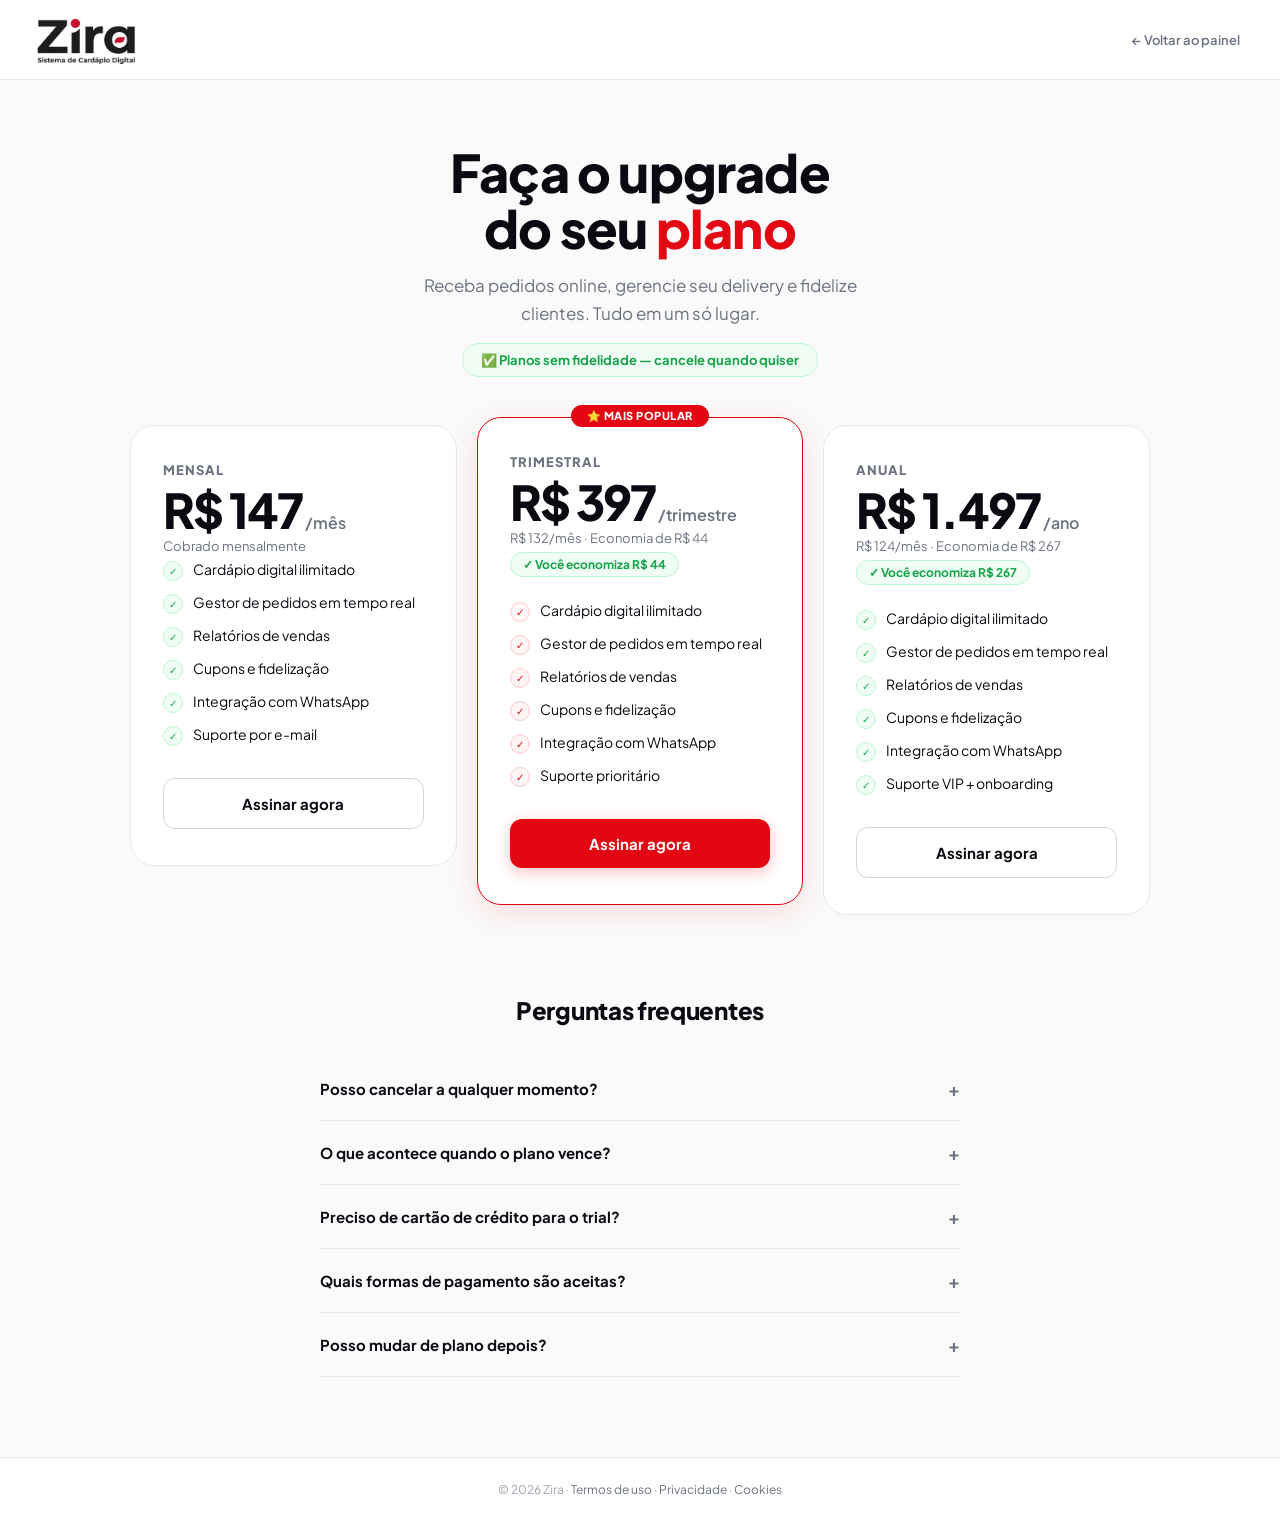
<file: planos.html>
<!DOCTYPE html>
<html lang="pt-BR">
<head>
<meta charset="UTF-8">
<meta name="viewport" content="width=device-width, initial-scale=1.0">
<title>Planos — Zira</title>
<link rel="preconnect" href="https://fonts.googleapis.com">
<link href="https://fonts.googleapis.com/css2?family=Plus+Jakarta+Sans:wght@400;500;600;700;800;900&display=swap" rel="stylesheet">
<style>
*, *::before, *::after { box-sizing: border-box; margin: 0; padding: 0; }

:root {
  --brand:    #e30613;
  --brand-dk: #b8000e;
  --brand-lt: #ff4757;
  --gold:     #f59e0b;
  --text:     #0a0a12;
  --muted:    #6b7280;
  --muted2:   #9ca3af;
  --border:   #e5e7eb;
  --surface:  #f9fafb;
  --white:    #ffffff;
  --green:    #16a34a;
}

html { scroll-behavior: smooth; }

body {
  font-family: 'Plus Jakarta Sans', sans-serif;
  background: #fafafa;
  color: var(--text);
  min-height: 100vh;
}

/* HEADER */
.header {
  position: sticky; top: 0; z-index: 100;
  background: rgba(255,255,255,.97);
  backdrop-filter: blur(12px);
  border-bottom: 1px solid var(--border);
  padding: 0 40px; height: 80px; overflow: visible;
  display: grid; grid-template-columns: 1fr auto 1fr; align-items: center;
}
.header-logo {
  display: flex; align-items: center; gap: 11px;
  text-decoration: none; flex-shrink: 0;
}
.header-logo-icon {
  width: 36px; height: 36px; border-radius: 10px;
  background: linear-gradient(135deg, #e30613 0%, #ff4757 100%);
  display: flex; align-items: center; justify-content: center;
  box-shadow: 0 2px 8px rgba(227,6,19,.35); flex-shrink: 0;
}
.header-logo-icon svg { width: 20px; height: 20px; }
.header-logo-text { display: flex; flex-direction: column; line-height: 1.1; }
.header-logo-name { font-size: 18px; font-weight: 800; color: var(--text); letter-spacing: -.3px; }
.header-logo-sub  { font-size: 9.5px; font-weight: 600; color: var(--muted2); letter-spacing: .3px; text-transform: uppercase; }
.header-back {
  display: flex; align-items: center; justify-content: flex-end;
  gap: 6px; font-size: 13px; font-weight: 600; color: var(--muted);
  text-decoration: none; transition: color .15s;
}
.header-back:hover { color: var(--text); }

/* HERO */
.hero {
  text-align: center;
  padding: 64px 20px 48px;
  animation: fadeUp .5s ease both;
}
@keyframes fadeUp { from{opacity:0;transform:translateY(16px)} to{opacity:1;transform:translateY(0)} }

.hero-badge {
  display: inline-flex; align-items: center; gap: 7px;
  background: #fff7ed; border: 1px solid #fed7aa;
  color: #c2410c; padding: 6px 16px; border-radius: 20px;
  font-size: 12px; font-weight: 700; letter-spacing: .4px;
  margin-bottom: 20px;
}
.hero-title {
  font-size: clamp(32px, 5vw, 52px); font-weight: 900;
  line-height: 1.08; letter-spacing: -.8px; margin-bottom: 16px;
}
.hero-title span { color: var(--brand); }
.hero-sub {
  font-size: 17px; color: var(--muted); line-height: 1.6;
  max-width: 480px; margin: 0 auto 16px;
}
.hero-trial {
  display: inline-flex; align-items: center; gap: 7px;
  background: #f0fdf4; border: 1px solid #bbf7d0;
  color: var(--green); padding: 8px 18px; border-radius: 20px;
  font-size: 13px; font-weight: 700;
}

/* TOGGLE PERÍODO */
.toggle-wrap {
  display: flex; justify-content: center; margin-bottom: 48px;
  animation: fadeUp .5s .1s ease both;
}
.toggle-bar {
  display: flex; background: var(--surface);
  border: 1px solid var(--border); border-radius: 14px;
  padding: 4px; gap: 4px;
}
.toggle-btn {
  padding: 10px 24px; border-radius: 10px; border: none;
  font-size: 14px; font-weight: 700; cursor: pointer;
  font-family: inherit; transition: all .2s; color: var(--muted);
  background: none; position: relative;
}
.toggle-btn.active {
  background: var(--white); color: var(--text);
  box-shadow: 0 2px 8px rgba(0,0,0,.08);
}
.toggle-btn .economia {
  position: absolute; top: -10px; right: -8px;
  background: var(--green); color: white;
  font-size: 9px; font-weight: 800; padding: 2px 6px;
  border-radius: 20px; white-space: nowrap;
}

/* CARDS */
.cards-wrap {
  max-width: 1060px; margin: 0 auto;
  padding: 0 20px 80px;
  display: grid; grid-template-columns: repeat(3, 1fr);
  gap: 20px; align-items: start;
  animation: fadeUp .5s .15s ease both;
}

.card {
  background: var(--white);
  border: 1.5px solid var(--border);
  border-radius: 24px;
  padding: 36px 32px;
  position: relative;
  transition: transform .2s, box-shadow .2s;
}
.card:hover {
  transform: translateY(-4px);
  box-shadow: 0 16px 48px rgba(0,0,0,.1);
}
.card.destaque {
  border-color: var(--brand);
  box-shadow: 0 8px 32px rgba(227,6,19,.12);
  transform: translateY(-8px);
}
.card.destaque:hover {
  transform: translateY(-12px);
  box-shadow: 0 20px 56px rgba(227,6,19,.18);
}

.card-badge {
  position: absolute; top: -13px; left: 50%; transform: translateX(-50%);
  background: var(--brand); color: white;
  font-size: 11px; font-weight: 800; padding: 4px 16px;
  border-radius: 20px; white-space: nowrap; letter-spacing: .5px;
}

.card-nome {
  font-size: 13px; font-weight: 800; color: var(--muted);
  text-transform: uppercase; letter-spacing: 1px; margin-bottom: 8px;
}
.card-preco {
  margin-bottom: 4px;
}
.card-preco-valor {
  font-size: 48px; font-weight: 900; color: var(--text);
  letter-spacing: -2px; line-height: 1;
}
.card-preco-periodo { font-size: 16px; color: var(--muted); font-weight: 600; }
.card-preco-mes {
  font-size: 13px; color: var(--muted); margin-bottom: 6px;
}
.card-economia {
  display: inline-flex; align-items: center; gap: 5px;
  background: #f0fdf4; border: 1px solid #bbf7d0;
  color: var(--green); padding: 4px 12px; border-radius: 20px;
  font-size: 12px; font-weight: 700; margin-bottom: 24px;
}

.card-divisor {
  height: 1px; background: var(--border); margin-bottom: 24px;
}

.card-features {
  list-style: none; display: flex; flex-direction: column; gap: 12px;
  margin-bottom: 32px;
}
.card-feature {
  display: flex; align-items: flex-start; gap: 10px;
  font-size: 14px; color: var(--text); line-height: 1.4;
}
.card-feature-icon {
  width: 20px; height: 20px; border-radius: 50%;
  background: #f0fdf4; border: 1.5px solid #bbf7d0;
  display: flex; align-items: center; justify-content: center;
  flex-shrink: 0; font-size: 10px; color: var(--green); margin-top: 1px;
}
.card.destaque .card-feature-icon {
  background: #fff5f5; border-color: #fecaca; color: var(--brand);
}

.card-btn {
  display: block; width: 100%; padding: 15px;
  border-radius: 12px; border: none; cursor: pointer;
  font-size: 15px; font-weight: 700; font-family: inherit;
  transition: all .15s; text-align: center; text-decoration: none;
}
.card-btn-outline {
  background: transparent; color: var(--text);
  border: 1.5px solid var(--border2, #d1d5db);
}
.card-btn-outline:hover { border-color: var(--brand); color: var(--brand); }
.card-btn-primary {
  background: var(--brand); color: white;
  box-shadow: 0 4px 16px rgba(227,6,19,.25);
}
.card-btn-primary:hover { background: var(--brand-dk); }

/* GARANTIA */
.garantia {
  text-align: center; padding: 0 20px 64px;
  animation: fadeUp .5s .2s ease both;
}
.garantia-box {
  display: inline-flex; align-items: center; gap: 16px;
  background: var(--white); border: 1px solid var(--border);
  border-radius: 16px; padding: 20px 32px;
  box-shadow: 0 2px 12px rgba(0,0,0,.04);
}
.garantia-icon { font-size: 32px; }
.garantia-titulo { font-size: 15px; font-weight: 800; margin-bottom: 3px; }
.garantia-sub { font-size: 13px; color: var(--muted); }

/* FAQ */
.faq {
  max-width: 680px; margin: 0 auto;
  padding: 0 20px 80px;
  animation: fadeUp .5s .25s ease both;
}
.faq-titulo {
  font-size: 24px; font-weight: 800; text-align: center;
  margin-bottom: 32px; letter-spacing: -.3px;
}
.faq-item {
  border-bottom: 1px solid var(--border); padding: 20px 0;
}
.faq-pergunta {
  font-size: 15px; font-weight: 700; cursor: pointer;
  display: flex; justify-content: space-between; align-items: center;
  gap: 16px; user-select: none;
}
.faq-pergunta-icon { font-size: 18px; color: var(--muted); flex-shrink: 0; transition: transform .2s; }
.faq-resposta {
  font-size: 14px; color: var(--muted); line-height: 1.7;
  max-height: 0; overflow: hidden; transition: max-height .3s ease, padding .3s;
}
.faq-item.open .faq-resposta { max-height: 200px; padding-top: 12px; }
.faq-item.open .faq-pergunta-icon { transform: rotate(45deg); }

/* RODAPÉ */
.rodape {
  text-align: center; padding: 24px 20px;
  font-size: 12px; color: var(--muted2);
  border-top: 1px solid var(--border); background: white;
}
.rodape a { color: var(--muted); text-decoration: none; }

@media(max-width:768px){
  .header { padding: 0 16px; }
  .cards-wrap { grid-template-columns: 1fr; max-width: 440px; }
  .card.destaque { transform: none; }
  .card.destaque:hover { transform: translateY(-4px); }
  .hero { padding: 40px 16px 32px; }
}
</style>
  <!-- Meta Pixel Base — ID carregado do Supabase -->
  <script>
  !function(f,b,e,v,n,t,s){if(f.fbq)return;n=f.fbq=function(){n.callMethod?
  n.callMethod.apply(n,arguments):n.queue.push(arguments)};if(!f._fbq)f._fbq=n;
  n.push=n;n.loaded=!0;n.version='2.0';n.queue=[];t=b.createElement(e);t.async=!0;
  t.src=v;s=b.getElementsByTagName(e)[0];s.parentNode.insertBefore(t,s)}
  (window,document,'script','https://connect.facebook.net/en_US/fbevents.js');
  </script>
</head>
<body>

<header class="header">
  <a href="/" class="header-logo">
    <img src="[data-uri]" alt="Zira" style="height:68px;width:auto;object-fit:contain;display:block;margin-left:-6px;">
  </a>
  <div></div>
  <a href="/admin" class="header-back">
    ← Voltar ao painel
  </a>
</header>

<!-- HERO -->
<section class="hero">
  <h1 class="hero-title">Faça o upgrade<br>do seu <span>plano</span></h1>
  <p class="hero-sub">Receba pedidos online, gerencie seu delivery e fidelize clientes. Tudo em um só lugar.</p>
  <div class="hero-trial">✅ Planos sem fidelidade — cancele quando quiser</div>
</section>

<!-- TOGGLE -->
<div class="toggle-wrap">
  <div class="toggle-bar">
    <button class="toggle-btn active" onclick="setPeriodo('mensal')" id="btn-mensal">Mensal</button>
    <button class="toggle-btn" onclick="setPeriodo('trimestral')" id="btn-trimestral">
      Trimestral
      <span class="economia">-10%</span>
    </button>
    <button class="toggle-btn" onclick="setPeriodo('anual')" id="btn-anual">
      Anual
      <span class="economia">-15%</span>
    </button>
  </div>
</div>

<!-- CARDS -->
<div class="cards-wrap">

  <!-- MENSAL -->
  <div class="card" id="card-mensal">
    <div class="card-nome">Mensal</div>
    <div class="card-preco">
      <span class="card-preco-valor" id="preco-mensal">R$ 147</span>
      <span class="card-preco-periodo">/mês</span>
    </div>
    <div class="card-preco-mes" id="mes-mensal">Cobrado mensalmente</div>
    <ul class="card-features">
      <li class="card-feature"><div class="card-feature-icon">✓</div><span>Cardápio digital ilimitado</span></li>
      <li class="card-feature"><div class="card-feature-icon">✓</div><span>Gestor de pedidos em tempo real</span></li>
      <li class="card-feature"><div class="card-feature-icon">✓</div><span>Relatórios de vendas</span></li>
      <li class="card-feature"><div class="card-feature-icon">✓</div><span>Cupons e fidelização</span></li>
      <li class="card-feature"><div class="card-feature-icon">✓</div><span>Integração com WhatsApp</span></li>
      <li class="card-feature"><div class="card-feature-icon">✓</div><span>Suporte por e-mail</span></li>
    </ul>
    <a href="#" class="card-btn card-btn-outline" id="cta-mensal" onclick="irCheckout('mensal')">Assinar agora</a>
  </div>

  <!-- TRIMESTRAL (DESTAQUE) -->
  <div class="card destaque" id="card-trimestral" style="display:none;">
    <div class="card-badge">⭐ MAIS POPULAR</div>
    <div class="card-nome">Trimestral</div>
    <div class="card-preco">
      <span class="card-preco-valor">R$ 397</span>
      <span class="card-preco-periodo">/trimestre</span>
    </div>
    <div class="card-preco-mes">R$ 132/mês · Economia de R$ 44</div>
    <div class="card-economia">✓ Você economiza R$ 44</div>
    <ul class="card-features">
      <li class="card-feature"><div class="card-feature-icon">✓</div><span>Cardápio digital ilimitado</span></li>
      <li class="card-feature"><div class="card-feature-icon">✓</div><span>Gestor de pedidos em tempo real</span></li>
      <li class="card-feature"><div class="card-feature-icon">✓</div><span>Relatórios de vendas</span></li>
      <li class="card-feature"><div class="card-feature-icon">✓</div><span>Cupons e fidelização</span></li>
      <li class="card-feature"><div class="card-feature-icon">✓</div><span>Integração com WhatsApp</span></li>
      <li class="card-feature"><div class="card-feature-icon">✓</div><span>Suporte prioritário</span></li>
    </ul>
    <a href="#" class="card-btn card-btn-primary" onclick="irCheckout('trimestral')">Assinar agora</a>
  </div>

  <!-- ANUAL -->
  <div class="card" id="card-anual" style="display:none;">
    <div class="card-nome">Anual</div>
    <div class="card-preco">
      <span class="card-preco-valor">R$ 1.497</span>
      <span class="card-preco-periodo">/ano</span>
    </div>
    <div class="card-preco-mes">R$ 124/mês · Economia de R$ 267</div>
    <div class="card-economia">✓ Você economiza R$ 267</div>
    <ul class="card-features">
      <li class="card-feature"><div class="card-feature-icon">✓</div><span>Cardápio digital ilimitado</span></li>
      <li class="card-feature"><div class="card-feature-icon">✓</div><span>Gestor de pedidos em tempo real</span></li>
      <li class="card-feature"><div class="card-feature-icon">✓</div><span>Relatórios de vendas</span></li>
      <li class="card-feature"><div class="card-feature-icon">✓</div><span>Cupons e fidelização</span></li>
      <li class="card-feature"><div class="card-feature-icon">✓</div><span>Integração com WhatsApp</span></li>
      <li class="card-feature"><div class="card-feature-icon">✓</div><span>Suporte VIP + onboarding</span></li>
    </ul>
    <a href="#" class="card-btn card-btn-outline" onclick="irCheckout('anual')">Assinar agora</a>
  </div>

  <!-- SEMPRE VISÍVEL: todos os 3 lados a lado no modo "todos" -->
</div>

<!-- GARANTIA -->


<!-- FAQ -->
<div class="faq">
  <div class="faq-titulo">Perguntas frequentes</div>

  <div class="faq-item">
    <div class="faq-pergunta" onclick="toggleFaq(this)">
      Posso cancelar a qualquer momento?
      <span class="faq-pergunta-icon">+</span>
    </div>
    <div class="faq-resposta">Sim! Não há fidelidade. Você pode cancelar quando quiser pelo painel ou entrando em contato com nosso suporte. Sem multas ou burocracia.</div>
  </div>

  <div class="faq-item">
    <div class="faq-pergunta" onclick="toggleFaq(this)">
      O que acontece quando o plano vence?
      <span class="faq-pergunta-icon">+</span>
    </div>
    <div class="faq-resposta">Seu cardápio e painel são temporariamente suspensos até a renovação. Seus dados ficam salvos por 30 dias. Basta reativar o plano para voltar ao normal.</div>
  </div>

  <div class="faq-item">
    <div class="faq-pergunta" onclick="toggleFaq(this)">
      Preciso de cartão de crédito para o trial?
      <span class="faq-pergunta-icon">+</span>
    </div>
    <div class="faq-resposta">Não! O período de 15 dias grátis não exige cartão. Você só informa os dados de pagamento quando decidir assinar um plano.</div>
  </div>

  <div class="faq-item">
    <div class="faq-pergunta" onclick="toggleFaq(this)">
      Quais formas de pagamento são aceitas?
      <span class="faq-pergunta-icon">+</span>
    </div>
    <div class="faq-resposta">Aceitamos cartão de crédito (todas as bandeiras) e PIX. O pagamento é processado com segurança pelo Mercado Pago.</div>
  </div>

  <div class="faq-item">
    <div class="faq-pergunta" onclick="toggleFaq(this)">
      Posso mudar de plano depois?
      <span class="faq-pergunta-icon">+</span>
    </div>
    <div class="faq-resposta">Sim! Você pode fazer upgrade ou downgrade do seu plano a qualquer momento entrando em contato com nosso suporte.</div>
  </div>
</div>

<footer class="rodape">
  © 2026 Zira · <a href="termos.html">Termos de uso</a> · <a href="privacidade.html">Privacidade</a> · <a href="cookies.html">Cookies</a>
</footer>

<script>
// ══════════════════════════════════════
// CONFIG SUPABASE
// ══════════════════════════════════════
const PL_SB_URL = 'https://oijcggqfcgjkgcaymjqx.supabase.co';
const PL_SB_KEY = 'eyJhbGciOiJIUzI1NiIsInR5cCI6IkpXVCJ9.eyJpc3MiOiJzdXBhYmFzZSIsInJlZiI6Im9pamNnZ3FmY2dqa2djYXltanF4Iiwicm9sZSI6ImFub24iLCJpYXQiOjE3NzI3NDE0NzcsImV4cCI6MjA4ODMxNzQ3N30.URV7NROQ0wAGG_GzrS2yn2Kksxaefy4v4JJ49yRW51A';

// Links fallback — usados se o Supabase não responder
const LINKS_MP_FALLBACK = {
  mensal:     'https://www.mercadopago.com.br/subscriptions/checkout?preapproval_plan_id=1b96348f2aa54127b50af2e180302692',
  trimestral: 'https://www.mercadopago.com.br/subscriptions/checkout?preapproval_plan_id=dc5ff25b9fa14bc59fd81b8a8e2cc5a6',
  anual:      'https://www.mercadopago.com.br/subscriptions/checkout?preapproval_plan_id=bb02bc088dc941b0a91ddc28490aff16'
};

// Links carregados do Supabase (substituem o fallback quando disponíveis)
let LINKS_MP = { ...LINKS_MP_FALLBACK };

// ══════════════════════════════════════
// META PIXEL — dinâmico via Supabase
// ══════════════════════════════════════
var _plPixelId = null;

async function plCarregarConfig() {
  try {
    const r = await fetch(PL_SB_URL + '/rest/v1/tracking_config?id=eq.sistema&select=pixel_planos,mp_link_mensal,mp_link_trimestral,mp_link_anual&limit=1', {
      headers: { 'apikey': PL_SB_KEY, 'Authorization': 'Bearer ' + PL_SB_KEY }
    });
    const rows = await r.json();
    const cfg  = (rows && rows[0]) ? rows[0] : {};

    // Inicializa pixel se configurado
    if (cfg.pixel_planos && cfg.pixel_planos.trim()) {
      _plPixelId = cfg.pixel_planos.trim();
      window.fbq('init', _plPixelId);
      window.fbq('track', 'PageView');
      plPixelTrack('ViewContent', { content_name: 'Página de Planos Zira', content_category: 'Assinatura' });
    }

    // Atualiza links do MP se configurados
    if (cfg.mp_link_mensal     && cfg.mp_link_mensal.trim())     LINKS_MP.mensal     = cfg.mp_link_mensal.trim();
    if (cfg.mp_link_trimestral && cfg.mp_link_trimestral.trim()) LINKS_MP.trimestral = cfg.mp_link_trimestral.trim();
    if (cfg.mp_link_anual      && cfg.mp_link_anual.trim())      LINKS_MP.anual      = cfg.mp_link_anual.trim();

  } catch(e) { /* fallback silencioso — usa links hardcoded */ }
}

function plPixelTrack(event, params) {
  if (!_plPixelId || typeof fbq === 'undefined') return;
  try { fbq('track', event, params || {}); } catch(e) {}
}

// ══════════════════════════════════════
// CARDS / PERÍODO
// ══════════════════════════════════════
let periodoAtual = 'mensal';

function setPeriodo(p) {
  periodoAtual = p;
  ['mensal','trimestral','anual'].forEach(x => {
    document.getElementById('btn-' + x).classList.toggle('active', x === p);
  });
  const cardMensal     = document.getElementById('card-mensal');
  const cardTrimestral = document.getElementById('card-trimestral');
  const cardAnual      = document.getElementById('card-anual');
  if (p === 'mensal') {
    cardMensal.style.display = 'block'; cardTrimestral.style.display = 'none'; cardAnual.style.display = 'none';
    cardMensal.classList.remove('destaque');
  } else if (p === 'trimestral') {
    cardMensal.style.display = 'block'; cardTrimestral.style.display = 'block'; cardAnual.style.display = 'none';
    cardMensal.classList.remove('destaque'); cardTrimestral.classList.add('destaque');
  } else {
    cardMensal.style.display = 'block'; cardTrimestral.style.display = 'none'; cardAnual.style.display = 'block';
    cardMensal.classList.remove('destaque'); cardAnual.classList.add('destaque');
  }
}

function initCards() {
  document.getElementById('card-mensal').style.display     = 'block';
  document.getElementById('card-trimestral').style.display = 'block';
  document.getElementById('card-anual').style.display      = 'block';
  document.querySelector('.toggle-wrap').style.display     = 'none';
}

// ══════════════════════════════════════
// CHECKOUT
// ══════════════════════════════════════
function irCheckout(plano) {
  const link = LINKS_MP[plano];
  if (!link || link.startsWith('#')) {
    alert('Link do Mercado Pago ainda não configurado para o plano ' + plano + '. Configure no Superadmin > Rastreamento.');
    return;
  }

  // Pixel: InitiateCheckout
  const precos = { mensal: 97, trimestral: 247, anual: 797 };
  plPixelTrack('InitiateCheckout', {
    content_name:     'Plano ' + plano.charAt(0).toUpperCase() + plano.slice(1),
    content_category: 'Assinatura',
    value:            precos[plano] || 0,
    currency:         'BRL',
    num_items:        1
  });

  const params = new URLSearchParams(window.location.search);
  const rid = params.get('rid') || '';
  const url = link + (rid ? '&external_reference=' + rid : '');

  // Pequeno delay para garantir que o pixel enviou antes de redirecionar
  setTimeout(function() { window.location.href = url; }, 300);
}

function toggleFaq(el) {
  const item = el.parentElement;
  item.classList.toggle('open');
}

// ══════════════════════════════════════
// INICIALIZAÇÃO
// ══════════════════════════════════════
document.addEventListener('DOMContentLoaded', function() {
  initCards();
  plCarregarConfig(); // carrega pixel + links do Supabase
});
</script>
</body>
</html>
</file>
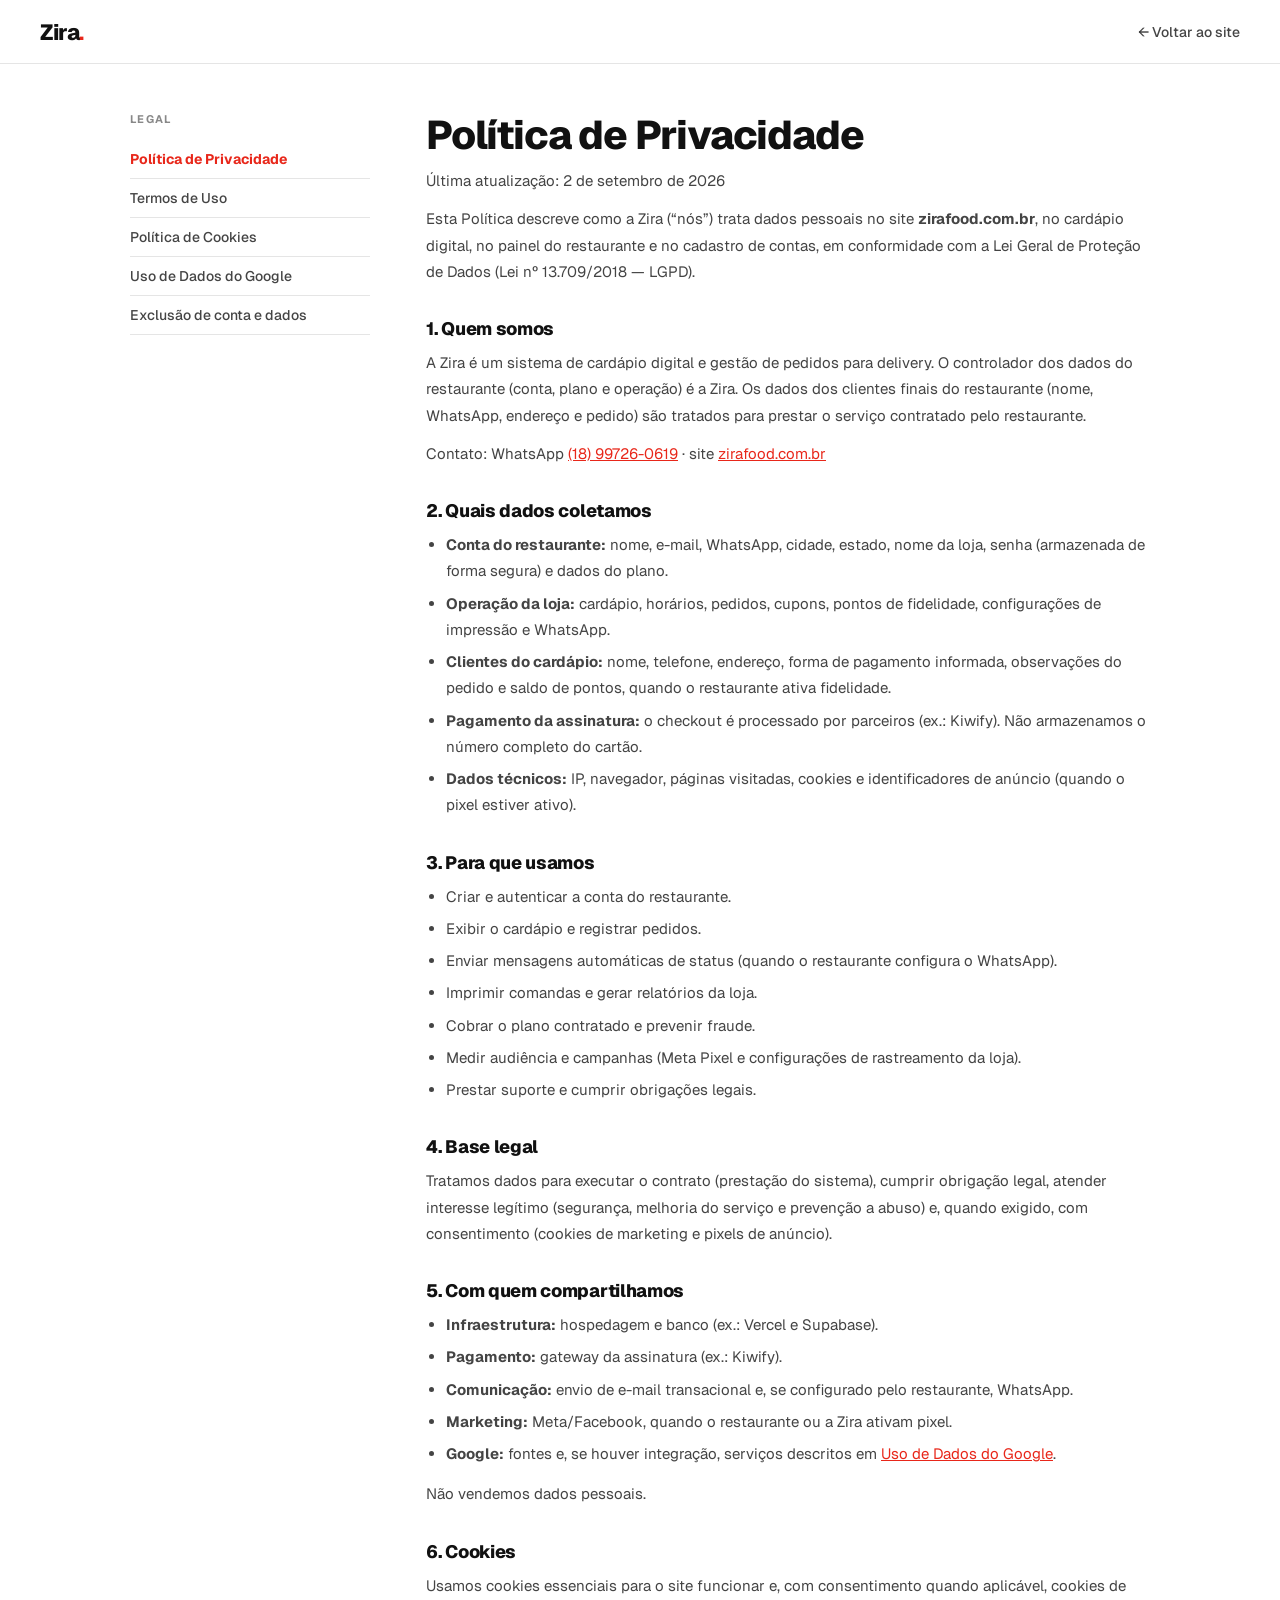
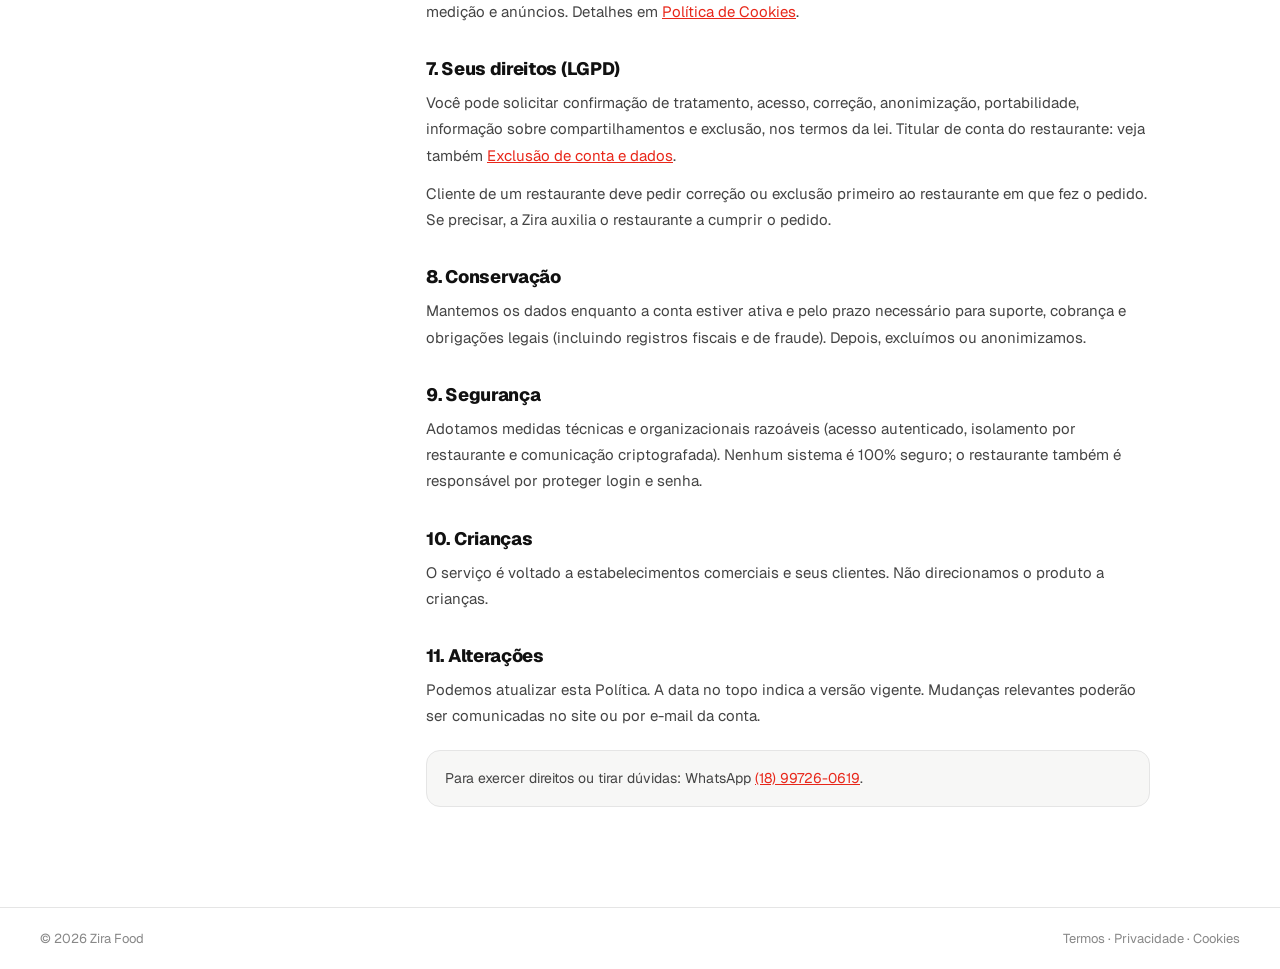
<file: privacidade.html>
<!DOCTYPE html>
<html lang="pt-BR">
<head>
<meta charset="UTF-8">
<meta name="viewport" content="width=device-width, initial-scale=1.0">
<title>Política de Privacidade — Zira</title>
<link rel="preconnect" href="https://fonts.googleapis.com">
<link href="https://fonts.googleapis.com/css2?family=Geist:wght@400;500;600;700;800&display=swap" rel="stylesheet">
<link rel="stylesheet" href="legal.css">
</head>
<body>
<nav class="nav">
  <a href="index.html" class="nav-logo">Zira<b>.</b></a>
  <a href="index.html" class="nav-back">← Voltar ao site</a>
</nav>
<div class="wrap">
  <aside class="side">
    <h3>Legal</h3>
    <a href="privacidade.html" class="active">Política de Privacidade</a>
    <a href="termos.html">Termos de Uso</a>
    <a href="cookies.html">Política de Cookies</a>
    <a href="dados-google.html">Uso de Dados do Google</a>
    <a href="exclusao-conta.html">Exclusão de conta e dados</a>
  </aside>
  <article class="article">
    <h1>Política de Privacidade</h1>
    <p class="updated">Última atualização: 2 de setembro de 2026</p>
    <p>Esta Política descreve como a Zira (“nós”) trata dados pessoais no site <strong>zirafood.com.br</strong>, no cardápio digital, no painel do restaurante e no cadastro de contas, em conformidade com a Lei Geral de Proteção de Dados (Lei nº 13.709/2018 — LGPD).</p>

    <h2>1. Quem somos</h2>
    <p>A Zira é um sistema de cardápio digital e gestão de pedidos para delivery. O controlador dos dados do restaurante (conta, plano e operação) é a Zira. Os dados dos clientes finais do restaurante (nome, WhatsApp, endereço e pedido) são tratados para prestar o serviço contratado pelo restaurante.</p>
    <p>Contato: WhatsApp <a href="https://wa.me/5518997260619">(18) 99726-0619</a> · site <a href="https://www.zirafood.com.br">zirafood.com.br</a></p>

    <h2>2. Quais dados coletamos</h2>
    <ul>
      <li><strong>Conta do restaurante:</strong> nome, e-mail, WhatsApp, cidade, estado, nome da loja, senha (armazenada de forma segura) e dados do plano.</li>
      <li><strong>Operação da loja:</strong> cardápio, horários, pedidos, cupons, pontos de fidelidade, configurações de impressão e WhatsApp.</li>
      <li><strong>Clientes do cardápio:</strong> nome, telefone, endereço, forma de pagamento informada, observações do pedido e saldo de pontos, quando o restaurante ativa fidelidade.</li>
      <li><strong>Pagamento da assinatura:</strong> o checkout é processado por parceiros (ex.: Kiwify). Não armazenamos o número completo do cartão.</li>
      <li><strong>Dados técnicos:</strong> IP, navegador, páginas visitadas, cookies e identificadores de anúncio (quando o pixel estiver ativo).</li>
    </ul>

    <h2>3. Para que usamos</h2>
    <ul>
      <li>Criar e autenticar a conta do restaurante.</li>
      <li>Exibir o cardápio e registrar pedidos.</li>
      <li>Enviar mensagens automáticas de status (quando o restaurante configura o WhatsApp).</li>
      <li>Imprimir comandas e gerar relatórios da loja.</li>
      <li>Cobrar o plano contratado e prevenir fraude.</li>
      <li>Medir audiência e campanhas (Meta Pixel e configurações de rastreamento da loja).</li>
      <li>Prestar suporte e cumprir obrigações legais.</li>
    </ul>

    <h2>4. Base legal</h2>
    <p>Tratamos dados para executar o contrato (prestação do sistema), cumprir obrigação legal, atender interesse legítimo (segurança, melhoria do serviço e prevenção a abuso) e, quando exigido, com consentimento (cookies de marketing e pixels de anúncio).</p>

    <h2>5. Com quem compartilhamos</h2>
    <ul>
      <li><strong>Infraestrutura:</strong> hospedagem e banco (ex.: Vercel e Supabase).</li>
      <li><strong>Pagamento:</strong> gateway da assinatura (ex.: Kiwify).</li>
      <li><strong>Comunicação:</strong> envio de e-mail transacional e, se configurado pelo restaurante, WhatsApp.</li>
      <li><strong>Marketing:</strong> Meta/Facebook, quando o restaurante ou a Zira ativam pixel.</li>
      <li><strong>Google:</strong> fontes e, se houver integração, serviços descritos em <a href="dados-google.html">Uso de Dados do Google</a>.</li>
    </ul>
    <p>Não vendemos dados pessoais.</p>

    <h2>6. Cookies</h2>
    <p>Usamos cookies essenciais para o site funcionar e, com consentimento quando aplicável, cookies de medição e anúncios. Detalhes em <a href="cookies.html">Política de Cookies</a>.</p>

    <h2>7. Seus direitos (LGPD)</h2>
    <p>Você pode solicitar confirmação de tratamento, acesso, correção, anonimização, portabilidade, informação sobre compartilhamentos e exclusão, nos termos da lei. Titular de conta do restaurante: veja também <a href="exclusao-conta.html">Exclusão de conta e dados</a>.</p>
    <p>Cliente de um restaurante deve pedir correção ou exclusão primeiro ao restaurante em que fez o pedido. Se precisar, a Zira auxilia o restaurante a cumprir o pedido.</p>

    <h2>8. Conservação</h2>
    <p>Mantemos os dados enquanto a conta estiver ativa e pelo prazo necessário para suporte, cobrança e obrigações legais (incluindo registros fiscais e de fraude). Depois, excluímos ou anonimizamos.</p>

    <h2>9. Segurança</h2>
    <p>Adotamos medidas técnicas e organizacionais razoáveis (acesso autenticado, isolamento por restaurante e comunicação criptografada). Nenhum sistema é 100% seguro; o restaurante também é responsável por proteger login e senha.</p>

    <h2>10. Crianças</h2>
    <p>O serviço é voltado a estabelecimentos comerciais e seus clientes. Não direcionamos o produto a crianças.</p>

    <h2>11. Alterações</h2>
    <p>Podemos atualizar esta Política. A data no topo indica a versão vigente. Mudanças relevantes poderão ser comunicadas no site ou por e-mail da conta.</p>

    <div class="note">Para exercer direitos ou tirar dúvidas: WhatsApp <a href="https://wa.me/5518997260619">(18) 99726-0619</a>.</div>
  </article>
</div>
<footer>
  <span>© 2026 Zira Food</span>
  <span><a href="termos.html">Termos</a> · <a href="privacidade.html">Privacidade</a> · <a href="cookies.html">Cookies</a></span>
</footer>
</body>
</html>
</file>
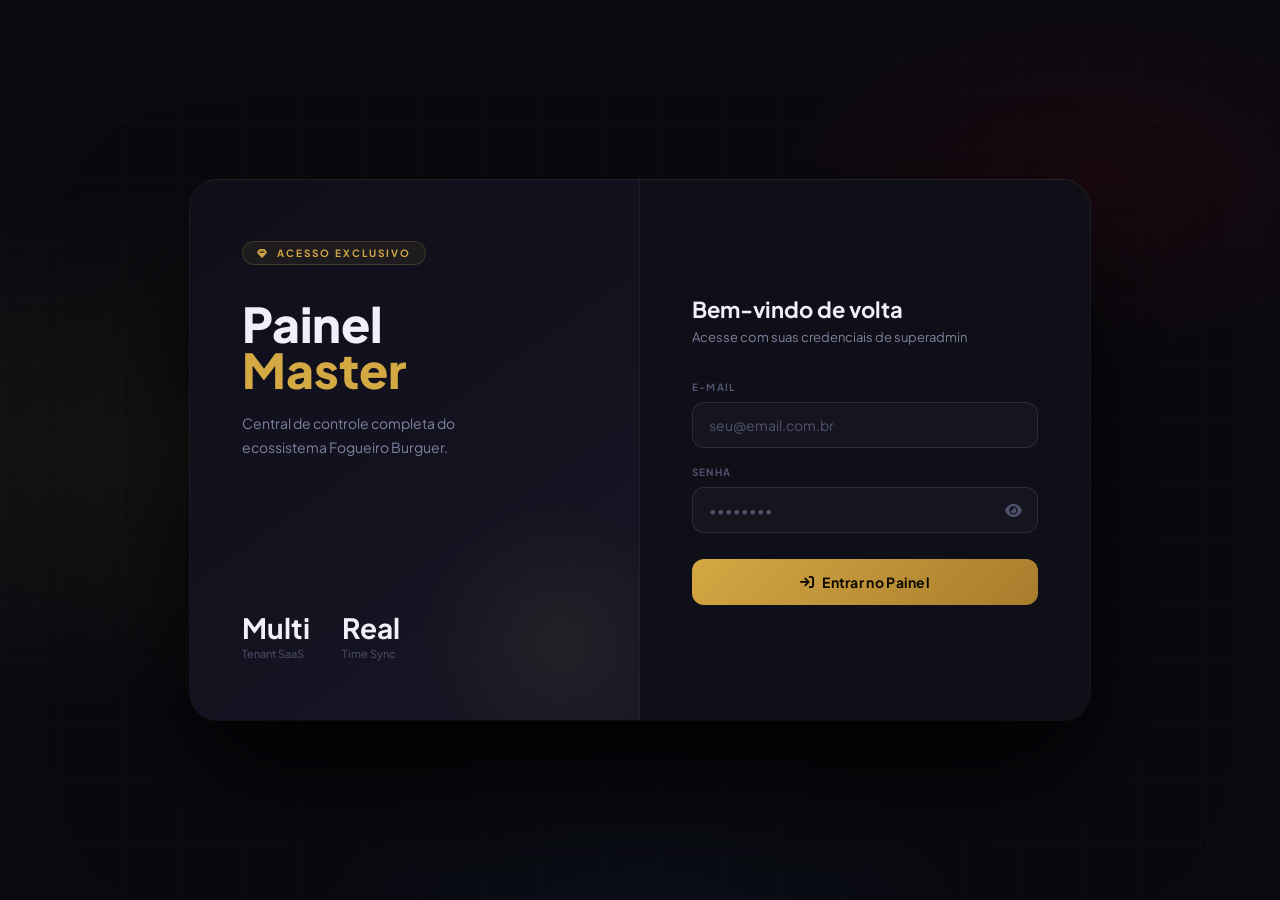
<file: superadmin.html>
<!DOCTYPE html>
<html lang="pt-BR">
<head>
<meta charset="UTF-8">
<meta name="viewport" content="width=device-width, initial-scale=1.0">
<title>Painel Master</title>
<link rel="preconnect" href="https://fonts.googleapis.com">
<link href="https://fonts.googleapis.com/css2?family=Plus+Jakarta+Sans:wght@400;500;600;700;800&display=swap" rel="stylesheet">
<link rel="stylesheet" href="https://cdnjs.cloudflare.com/ajax/libs/font-awesome/6.5.0/css/all.min.css">
<style>
*, *::before, *::after { box-sizing: border-box; margin: 0; padding: 0; }

/* ── DARK THEME (default) ── */
:root {
  --bg:        #09090f;
  --surface:   #0f0f18;
  --surface2:  #15151f;
  --surface3:  #1c1c28;
  --border:    rgba(255,255,255,.06);
  --border2:   rgba(255,255,255,.1);
  --accent:    #e30613;
  --gold:      #d4a843;
  --gold2:     #f0d080;
  --text:      #f0f0f8;
  --muted:     #525270;
  --muted2:    #8080a0;
  --green:     #16a34a;
  --yellow:    #d97706;
  --red:       #dc2626;
  --blue:      #2563eb;
  --purple:    #7c3aed;
  --sidebar-w: 248px;
  --shadow:    0 1px 3px rgba(0,0,0,.4), 0 4px 16px rgba(0,0,0,.3);
  --shadow-lg: 0 8px 32px rgba(0,0,0,.5);
}

/* ── LIGHT THEME ── */
[data-theme="light"] {
  --bg:        #f4f4f8;
  --surface:   #ffffff;
  --surface2:  #f0f0f6;
  --surface3:  #e8e8f0;
  --border:    rgba(0,0,0,.07);
  --border2:   rgba(0,0,0,.12);
  --text:      #111118;
  --muted:     #9090b0;
  --muted2:    #6060808;
  --shadow:    0 1px 3px rgba(0,0,0,.08), 0 4px 16px rgba(0,0,0,.06);
  --shadow-lg: 0 8px 32px rgba(0,0,0,.12);
}

body {
  background: var(--bg);
  color: var(--text);
  font-family: 'Plus Jakarta Sans', sans-serif;
  min-height: 100vh;
  overflow-x: hidden;
  transition: background .2s, color .2s;
}

/* ──────────────────────────────────────────────
   LOGIN
────────────────────────────────────────────── */
#tela-login {
  position: fixed; inset: 0; z-index: 9999;
  display: flex; align-items: center; justify-content: center;
  background: var(--bg);
  overflow: hidden;
}

.login-bg-art {
  position: absolute; inset: 0; pointer-events: none;
  background:
    radial-gradient(ellipse 70% 50% at 15% 50%, rgba(201,168,76,.07) 0%, transparent 60%),
    radial-gradient(ellipse 50% 40% at 85% 20%, rgba(227,6,19,.07) 0%, transparent 55%),
    radial-gradient(ellipse 60% 60% at 50% 110%, rgba(72,149,239,.05) 0%, transparent 50%);
}

.login-lines {
  position: absolute; inset: 0; pointer-events: none;
  background-image:
    linear-gradient(rgba(255,255,255,.015) 1px, transparent 1px),
    linear-gradient(90deg, rgba(255,255,255,.015) 1px, transparent 1px);
  background-size: 60px 60px;
}

.login-wrap {
  position: relative; z-index: 1;
  display: grid; grid-template-columns: 1fr 1fr;
  max-width: 900px; width: 100%;
  min-height: 540px;
  border-radius: 28px; overflow: hidden;
  box-shadow: 0 60px 120px rgba(0,0,0,.8), 0 0 0 1px var(--border2);
}

.login-left {
  background: linear-gradient(145deg, #0f0f1a 0%, #161625 100%);
  padding: 60px 52px;
  display: flex; flex-direction: column; justify-content: space-between;
  border-right: 1px solid var(--border);
  position: relative; overflow: hidden;
}

.login-left-deco {
  position: absolute; bottom: -60px; right: -60px;
  width: 280px; height: 280px;
  border-radius: 50%;
  background: radial-gradient(circle, rgba(201,168,76,.08) 0%, transparent 70%);
  pointer-events: none;
}

.login-eyebrow {
  display: inline-flex; align-items: center; gap: 8px;
  background: rgba(201,168,76,.08);
  border: 1px solid rgba(201,168,76,.2);
  color: var(--gold); padding: 5px 14px;
  border-radius: 20px; font-size: 10px; font-weight: 700;
  letter-spacing: 2px; text-transform: uppercase;
  width: fit-content; margin-bottom: 36px;
}

.login-brand {
  font-family: 'Plus Jakarta Sans', sans-serif;
  font-size: 48px; font-weight: 800;
  line-height: .95; color: var(--text);
  margin-bottom: 20px;
}
.login-brand span { color: var(--gold); }

.login-desc {
  font-size: 14px; color: var(--muted2); line-height: 1.7; max-width: 260px;
}

.login-stat {
  display: flex; gap: 32px; margin-top: 40px;
}
.login-stat-item { }
.login-stat-num {
  font-family: 'Plus Jakarta Sans', sans-serif;
  font-size: 28px; font-weight: 700; color: var(--text);
}
.login-stat-lbl { font-size: 11px; color: var(--muted); margin-top: 2px; }

.login-right {
  background: var(--surface);
  padding: 60px 52px;
  display: flex; flex-direction: column; justify-content: center;
}

.login-form-title {
  font-size: 22px; font-weight: 700; margin-bottom: 6px;
}
.login-form-sub { font-size: 13px; color: var(--muted2); margin-bottom: 36px; }

.l-campo { margin-bottom: 18px; }
.l-campo label {
  display: block; font-size: 10px; font-weight: 700;
  color: var(--muted); text-transform: uppercase;
  letter-spacing: 1.2px; margin-bottom: 9px;
}
.l-campo input {
  width: 100%; padding: 13px 16px;
  background: var(--surface2);
  border: 1px solid var(--border2);
  border-radius: 12px; color: var(--text);
  font-size: 14px; font-family: 'Plus Jakarta Sans', sans-serif; outline: none;
  transition: border-color .2s, box-shadow .2s;
}
.l-campo input:focus {
  border-color: rgba(201,168,76,.5);
  box-shadow: 0 0 0 3px rgba(201,168,76,.08);
}
.l-campo input::placeholder { color: var(--muted); }
.senha-wrap { position: relative; }
.senha-wrap input { padding-right: 44px !important; }
.senha-toggle {
  position: absolute; right: 8px; top: 50%; transform: translateY(-50%);
  background: none; border: none; cursor: pointer; color: var(--muted);
  padding: 6px 8px; font-size: 15px; line-height: 1;
}
.senha-toggle:hover { color: var(--text2, #cbd5e1); }

.login-btn {
  width: 100%; padding: 14px;
  background: linear-gradient(135deg, var(--gold) 0%, #a87c2c 100%);
  color: #0f0a00; border: none; border-radius: 12px;
  font-size: 14px; font-weight: 700; font-family: 'Plus Jakarta Sans', sans-serif;
  cursor: pointer; margin-top: 8px; letter-spacing: .3px;
  transition: opacity .15s, transform .1s;
  display: flex; align-items: center; justify-content: center; gap: 8px;
}
.login-btn:hover { opacity: .9; }
.login-btn:active { transform: scale(.99); }
.login-btn:disabled { opacity: .4; cursor: default; }

.login-erro {
  display: none;
  background: rgba(230,57,70,.08); border: 1px solid rgba(230,57,70,.2);
  border-radius: 10px; padding: 10px 14px;
  font-size: 12px; color: var(--red); margin-top: 12px;
}

/* ──────────────────────────────────────────────
   APP LAYOUT
────────────────────────────────────────────── */
#app { display: none; }

.app-layout {
  display: flex; min-height: 100vh;
}

/* ──────────────────────────────────────────────
   SIDEBAR
────────────────────────────────────────────── */
.sidebar {
  width: var(--sidebar-w);
  background: var(--surface);
  border-right: 1px solid var(--border);
  position: fixed; top: 0; left: 0; bottom: 0;
  display: flex; flex-direction: column;
  z-index: 200;
  transition: transform .3s;
}

.sidebar-top {
  padding: 28px 24px 20px;
  border-bottom: 1px solid var(--border);
}

.sidebar-logo {
  font-family: 'Plus Jakarta Sans', sans-serif;
  font-size: 20px; font-weight: 700;
  color: var(--text);
  display: flex; align-items: center; gap: 10px;
  margin-bottom: 4px;
}
.sidebar-logo-gem {
  width: 28px; height: 28px; border-radius: 8px;
  background: linear-gradient(135deg, var(--gold) 0%, #7a5518 100%);
  display: flex; align-items: center; justify-content: center;
  font-size: 12px; color: #0f0a00; flex-shrink: 0;
  box-shadow: 0 4px 12px rgba(201,168,76,.3);
}
.sidebar-tagline {
  font-size: 10px; color: var(--muted); letter-spacing: .8px; margin-left: 38px;
}

.sidebar-user {
  margin: 16px 0 0;
  padding: 12px 14px;
  background: var(--surface2);
  border: 1px solid var(--border);
  border-radius: 12px;
  display: flex; align-items: center; gap: 10px;
}
.sidebar-avatar {
  width: 32px; height: 32px; border-radius: 10px; flex-shrink: 0;
  background: linear-gradient(135deg, var(--accent), #7a000a);
  display: flex; align-items: center; justify-content: center;
  font-size: 12px; font-weight: 700; color: white;
}
.sidebar-user-name {
  font-size: 13px; font-weight: 600; flex: 1; min-width: 0;
  overflow: hidden; text-overflow: ellipsis; white-space: nowrap;
}
.sidebar-user-role {
  font-size: 9px; font-weight: 700; color: var(--gold);
  text-transform: uppercase; letter-spacing: 1px; margin-top: 1px;
}

.sidebar-nav {
  flex: 1; padding: 20px 16px; overflow-y: auto;
}

.sidebar-nav-label {
  font-size: 9px; font-weight: 700; color: var(--muted);
  text-transform: uppercase; letter-spacing: 1.5px;
  padding: 0 10px; margin-bottom: 8px; margin-top: 8px;
}

.nav-item {
  display: flex; align-items: center; gap: 11px;
  padding: 10px 12px; border-radius: 10px;
  font-size: 13px; font-weight: 500; color: var(--muted2);
  cursor: pointer; transition: all .15s; position: relative;
  margin-bottom: 2px; border: none; background: none; width: 100%;
  font-family: 'Plus Jakarta Sans', sans-serif; text-align: left;
}
.nav-item i { width: 16px; text-align: center; font-size: 13px; flex-shrink: 0; }
.nav-item:hover { color: var(--text); background: var(--surface2); }
.nav-item.active {
  color: var(--text); background: var(--surface2);
  border: 1px solid var(--border2);
}
.nav-item.active::before {
  content: '';
  position: absolute; left: 0; top: 20%; bottom: 20%;
  width: 3px; border-radius: 0 3px 3px 0;
  background: var(--gold);
}

.sidebar-bottom {
  padding: 16px;
  border-top: 1px solid var(--border);
}

.btn-logout-sb {
  display: flex; align-items: center; gap: 10px;
  padding: 10px 12px; border-radius: 10px;
  font-size: 12px; font-weight: 500; color: var(--muted);
  background: none; border: none; cursor: pointer;
  font-family: 'Plus Jakarta Sans', sans-serif; width: 100%;
  transition: all .15s;
}
.btn-logout-sb:hover { color: var(--red); background: rgba(230,57,70,.06); }
.btn-logout-sb i { font-size: 12px; }

/* ──────────────────────────────────────────────
   MAIN CONTENT
────────────────────────────────────────────── */
.main-content {
  margin-left: var(--sidebar-w);
  flex: 1;
  min-height: 100vh;
  background: var(--bg);
}

.topbar {
  height: 64px;
  padding: 0 36px;
  display: flex; align-items: center; justify-content: space-between;
  border-bottom: 1px solid var(--border);
  background: rgba(8,8,16,.8);
  backdrop-filter: blur(20px);
  position: sticky; top: 0; z-index: 100;
}

.topbar-path {
  display: flex; align-items: center; gap: 8px;
  font-size: 13px; color: var(--muted2);
}
.topbar-path i { font-size: 11px; }
.topbar-path strong { color: var(--text); font-weight: 600; }

.topbar-right { display: flex; align-items: center; gap: 12px; }

.topbar-time {
  font-size: 11px; color: var(--muted); font-variant-numeric: tabular-nums;
}

.page { padding: 36px; }

/* ──────────────────────────────────────────────
   MÉTRICAS
────────────────────────────────────────────── */
.metricas {
  display: grid;
  grid-template-columns: repeat(5, 1fr);
  gap: 14px;
  margin-bottom: 36px;
}

.metrica-card {
  background: var(--surface);
  border: 1px solid var(--border);
  border-radius: 18px;
  padding: 22px 20px;
  position: relative; overflow: hidden;
  cursor: default;
  transition: border-color .2s, transform .2s;
  animation: fadeUp .5s ease both;
}
.metrica-card:nth-child(1) { animation-delay: .05s; }
.metrica-card:nth-child(2) { animation-delay: .10s; }
.metrica-card:nth-child(3) { animation-delay: .15s; }
.metrica-card:nth-child(4) { animation-delay: .20s; }
.metrica-card:nth-child(5) { animation-delay: .25s; }

@keyframes fadeUp {
  from { opacity: 0; transform: translateY(16px); }
  to   { opacity: 1; transform: translateY(0); }
}

.metrica-card:hover { border-color: rgba(201,168,76,.2); transform: translateY(-2px); }

.metrica-card::after {
  content: ''; position: absolute;
  bottom: 0; left: 0; right: 0; height: 1px;
}
.metrica-card.verde::after   { background: linear-gradient(90deg, transparent, var(--green), transparent); }
.metrica-card.azul::after    { background: linear-gradient(90deg, transparent, var(--blue), transparent); }
.metrica-card.amarelo::after { background: linear-gradient(90deg, transparent, var(--yellow), transparent); }
.metrica-card.roxo::after    { background: linear-gradient(90deg, transparent, var(--purple), transparent); }
.metrica-card.ouro::after    { background: linear-gradient(90deg, transparent, var(--gold), transparent); }

.metrica-icon-wrap {
  width: 36px; height: 36px; border-radius: 10px;
  display: flex; align-items: center; justify-content: center;
  font-size: 14px; margin-bottom: 16px;
}
.verde .metrica-icon-wrap   { background: rgba(29,185,84,.1); color: var(--green); }
.azul .metrica-icon-wrap    { background: rgba(72,149,239,.1); color: var(--blue); }
.amarelo .metrica-icon-wrap { background: rgba(240,180,41,.1); color: var(--yellow); }
.roxo .metrica-icon-wrap    { background: rgba(155,93,229,.1); color: var(--purple); }
.ouro .metrica-icon-wrap    { background: rgba(201,168,76,.1); color: var(--gold); }

.metrica-label {
  font-size: 10px; font-weight: 700; color: var(--muted);
  text-transform: uppercase; letter-spacing: 1px; margin-bottom: 8px;
}

.metrica-valor {
  font-family: 'Plus Jakarta Sans', sans-serif;
  font-size: 30px; font-weight: 700; line-height: 1;
  margin-bottom: 5px;
}

.metrica-sub { font-size: 11px; color: var(--muted); }

/* ──────────────────────────────────────────────
   SEÇÕES
────────────────────────────────────────────── */
.secao { display: none; }
.secao.active { display: block; }

.sec-header {
  display: flex; align-items: flex-start; justify-content: space-between;
  margin-bottom: 24px; gap: 16px; flex-wrap: wrap;
}
.sec-titulo {
  font-family: 'Plus Jakarta Sans', sans-serif;
  font-size: 26px; font-weight: 700; line-height: 1;
}
.sec-sub { font-size: 13px; color: var(--muted2); margin-top: 6px; }

/* ──────────────────────────────────────────────
   BOTÕES
────────────────────────────────────────────── */
.btn-primary {
  display: inline-flex; align-items: center; gap: 8px;
  padding: 10px 22px;
  background: linear-gradient(135deg, var(--gold) 0%, #a07828 100%);
  color: #0f0a00; border: none; border-radius: 10px;
  font-size: 13px; font-weight: 700; font-family: 'Plus Jakarta Sans', sans-serif;
  cursor: pointer; transition: opacity .15s, transform .1s; white-space: nowrap;
  letter-spacing: .2px;
}
.btn-primary:hover { opacity: .88; }
.btn-primary:active { transform: scale(.98); }
.btn-primary:disabled { opacity: .35; cursor: default; }

.btn-secondary {
  display: inline-flex; align-items: center; gap: 8px;
  padding: 10px 18px; background: var(--surface2);
  border: 1px solid var(--border2); color: var(--text);
  border-radius: 10px; font-size: 13px; font-weight: 600;
  font-family: 'Plus Jakarta Sans', sans-serif; cursor: pointer; transition: all .15s; white-space: nowrap;
}
.btn-secondary:hover { border-color: var(--muted2); }
.btn-ghost {
  display: inline-flex; align-items: center; gap: 7px;
  padding: 8px 14px; background: transparent; border: none;
  color: var(--muted); font-size: 13px; font-family: 'Plus Jakarta Sans', sans-serif;
  cursor: pointer; transition: color .15s; border-radius: 8px;
}
.btn-ghost:hover { color: var(--text); background: var(--surface2); }

/* ──────────────────────────────────────────────
   TABELA
────────────────────────────────────────────── */
.tabela-wrap {
  background: var(--surface);
  border: 1px solid var(--border);
  border-radius: 20px; overflow: visible;
  margin-bottom: 32px;
}

.tabela-wrap > .tabela-filtros {
  border-radius: 20px 20px 0 0;
  overflow: hidden;
}

.tabela-wrap > div:not(.tabela-filtros) {
  border-radius: 0 0 20px 20px;
  overflow-x: auto;
}

.tabela-filtros {
  padding: 16px 20px;
  border-bottom: 1px solid var(--border);
  display: flex; gap: 10px; align-items: center; flex-wrap: wrap;
}

.filtro-input {
  flex: 1; min-width: 180px; padding: 9px 14px;
  background: var(--surface2); border: 1px solid var(--border2);
  border-radius: 10px; color: var(--text); font-size: 13px;
  font-family: 'Plus Jakarta Sans', sans-serif; outline: none;
  transition: border-color .2s;
}
.filtro-input:focus { border-color: rgba(201,168,76,.4); }
.filtro-input::placeholder { color: var(--muted); }

.filtro-select {
  padding: 9px 14px; background: var(--surface2);
  border: 1px solid var(--border2); border-radius: 10px;
  color: var(--text); font-size: 13px; font-family: 'Plus Jakarta Sans', sans-serif;
  outline: none; cursor: pointer;
}
.filtro-select option { background: var(--surface2); }

table { width: 100%; border-collapse: collapse; }
thead { background: var(--surface2); }
th {
  padding: 12px 20px; text-align: left;
  font-size: 9px; font-weight: 700; color: var(--muted);
  text-transform: uppercase; letter-spacing: 1px;
  border-bottom: 1px solid var(--border); white-space: nowrap;
}
td {
  padding: 14px 20px; font-size: 13px;
  border-bottom: 1px solid var(--border);
  vertical-align: middle;
}
tr:last-child td { border-bottom: none; }
tr:hover td { background: rgba(255,255,255,.015); }

.rest-nome { font-weight: 600; font-size: 14px; }
.rest-slug {
  font-size: 11px; color: var(--muted); margin-top: 3px;
  display: flex; align-items: center; gap: 4px;
}

/* ──────────────────────────────────────────────
   BADGES
────────────────────────────────────────────── */
.badge {
  display: inline-flex; align-items: center; gap: 5px;
  padding: 3px 10px; border-radius: 20px;
  font-size: 10px; font-weight: 700; letter-spacing: .3px;
}
.badge.ativo     { background: rgba(29,185,84,.08); color: var(--green); border: 1px solid rgba(29,185,84,.2); }
.badge.inativo   { background: rgba(90,90,122,.1); color: var(--muted2); border: 1px solid var(--border); }
.badge.pago      { background: rgba(72,149,239,.08); color: var(--blue); border: 1px solid rgba(72,149,239,.2); }
.badge.pendente  { background: rgba(240,180,41,.08); color: var(--yellow); border: 1px solid rgba(240,180,41,.2); }
.badge.trial     { background: rgba(201,168,76,.08); color: var(--gold); border: 1px solid rgba(201,168,76,.2); }
.badge.cancelado { background: rgba(230,57,70,.08); color: var(--red); border: 1px solid rgba(230,57,70,.2); }
.badge.inadimplente { background: rgba(230,57,70,.15); color: var(--red); border: 1px solid rgba(230,57,70,.4); font-weight:700; }
.badge.inadimplente { background: rgba(230,57,70,.15); color: var(--red); border: 1px solid rgba(230,57,70,.4); font-weight: 700; }
.badge.superadmin{ background: rgba(155,93,229,.1); color: var(--purple); border: 1px solid rgba(155,93,229,.3); }
.badge.admin     { background: rgba(72,149,239,.08); color: var(--blue); border: 1px solid rgba(72,149,239,.2); }

/* ──────────────────────────────────────────────
   TOGGLE
────────────────────────────────────────────── */
.toggle {
  width: 40px; height: 22px; border-radius: 11px;
  background: var(--surface3); cursor: pointer;
  position: relative; transition: background .2s; border: 1px solid var(--border2);
  flex-shrink: 0;
}
.toggle.on { background: var(--green); border-color: transparent; }
.toggle::after {
  content: ''; position: absolute;
  top: 3px; left: 3px;
  width: 14px; height: 14px; border-radius: 50%;
  background: white; transition: transform .2s;
  box-shadow: 0 1px 4px rgba(0,0,0,.3);
}
.toggle.on::after { transform: translateX(18px); }

/* ──────────────────────────────────────────────
   AÇÕES
────────────────────────────────────────────── */
.acoes { display: flex; gap: 5px; align-items: center; }
.btn-acao {
  width: 30px; height: 30px; border-radius: 8px;
  border: 1px solid var(--border); background: transparent;
  color: var(--muted); cursor: pointer; font-size: 11px;
  display: flex; align-items: center; justify-content: center;
  transition: all .15s;
}
.btn-acao:hover         { border-color: var(--muted2); color: var(--text); background: var(--surface2); }
.btn-acao.danger:hover  { border-color: var(--red); color: var(--red); background: rgba(230,57,70,.06); }
.btn-acao.success:hover { border-color: var(--green); color: var(--green); background: rgba(29,185,84,.06); }
.btn-acao.info:hover    { border-color: var(--blue); color: var(--blue); background: rgba(72,149,239,.06); }

/* ──────────────────────────────────────────────
   MODAL
────────────────────────────────────────────── */
.modal-overlay {
  position: fixed; inset: 0; z-index: 1000;
  background: rgba(0,0,0,.8); backdrop-filter: blur(8px);
  display: none; align-items: center; justify-content: center; padding: 20px;
}
.modal-overlay.open { display: flex; }
.modal {
  background: var(--surface); border: 1px solid var(--border2);
  border-radius: 22px; padding: 36px; width: 100%; max-width: 540px;
  box-shadow: 0 40px 80px rgba(0,0,0,.7);
  animation: modalIn .2s cubic-bezier(.34,1.4,.64,1);
  max-height: 90vh; overflow-y: auto;
}
.modal.wide { max-width: 680px; }
@keyframes modalIn {
  from { opacity: 0; transform: scale(.96) translateY(12px); }
  to   { opacity: 1; transform: scale(1) translateY(0); }
}
.modal-titulo {
  font-family: 'Plus Jakarta Sans', sans-serif;
  font-size: 22px; font-weight: 700; margin-bottom: 4px;
}
.modal-sub { font-size: 13px; color: var(--muted2); margin-bottom: 28px; }

.campo { margin-bottom: 16px; }
.campo label {
  display: block; font-size: 10px; font-weight: 700;
  color: var(--muted); text-transform: uppercase;
  letter-spacing: 1px; margin-bottom: 8px;
}
.campo input, .campo select, .campo textarea {
  width: 100%; padding: 11px 14px;
  background: var(--surface2); border: 1px solid var(--border2);
  border-radius: 10px; color: var(--text);
  font-size: 14px; font-family: 'Plus Jakarta Sans', sans-serif; outline: none;
  transition: border-color .15s, box-shadow .15s;
}
.campo input:focus, .campo select:focus, .campo textarea:focus {
  border-color: rgba(201,168,76,.4);
  box-shadow: 0 0 0 3px rgba(201,168,76,.06);
}
.campo input::placeholder, .campo textarea::placeholder { color: var(--muted); }
.campo select option { background: var(--surface2); }
.campo textarea { resize: vertical; min-height: 80px; }
.campo-row { display: grid; grid-template-columns: 1fr 1fr; gap: 12px; }
.modal-footer {
  display: flex; gap: 10px; justify-content: flex-end; margin-top: 24px;
  padding-top: 20px; border-top: 1px solid var(--border);
}
.modal-erro {
  display: none; background: rgba(230,57,70,.08);
  border: 1px solid rgba(230,57,70,.2); border-radius: 8px;
  padding: 10px 14px; font-size: 12px; color: var(--red); margin-top: 12px;
}
.modal-ok {
  display: none; background: rgba(29,185,84,.06);
  border: 1px solid rgba(29,185,84,.2); border-radius: 8px;
  padding: 10px 14px; font-size: 12px; color: var(--green); margin-top: 12px;
}

/* ──────────────────────────────────────────────
   STEPS
────────────────────────────────────────────── */
.steps {
  display: flex; gap: 0; margin-bottom: 28px;
  background: var(--surface2); border-radius: 10px;
  overflow: hidden; border: 1px solid var(--border);
}
.step {
  flex: 1; padding: 10px; text-align: center;
  font-size: 11px; font-weight: 600; color: var(--muted);
  display: flex; align-items: center; justify-content: center; gap: 6px;
  border-right: 1px solid var(--border); transition: all .2s;
}
.step:last-child { border-right: none; }
.step.done   { color: var(--green); background: rgba(29,185,84,.05); }
.step.active { color: var(--gold);  background: rgba(201,168,76,.05); }
.step i { font-size: 12px; }

/* ──────────────────────────────────────────────
   CARDS DE USUÁRIO
────────────────────────────────────────────── */
.usuario-card {
  background: var(--surface2); border: 1px solid var(--border);
  border-radius: 12px; padding: 16px 20px;
  display: flex; align-items: center; gap: 14px;
  margin-bottom: 10px; transition: border-color .15s;
}
.usuario-card:hover { border-color: rgba(201,168,76,.2); }
.usuario-avatar {
  width: 40px; height: 40px; border-radius: 50%;
  background: linear-gradient(135deg, var(--accent), #7a000a);
  display: flex; align-items: center; justify-content: center;
  font-size: 14px; font-weight: 700; color: white; flex-shrink: 0;
}
.usuario-info { flex: 1; min-width: 0; }
.usuario-nome  { font-weight: 600; font-size: 14px; }
.usuario-email { font-size: 12px; color: var(--muted); margin-top: 1px; }
.usuario-rest  { font-size: 11px; color: var(--gold); margin-top: 2px; }

/* ──────────────────────────────────────────────
   INFO / WARN BOX
────────────────────────────────────────────── */
.info-box {
  background: rgba(72,149,239,.05); border: 1px solid rgba(72,149,239,.15);
  border-radius: 10px; padding: 14px 16px; margin-bottom: 20px;
  font-size: 13px; color: #93c5fd; line-height: 1.6;
}
.info-box strong { color: var(--blue); }
.warn-box {
  background: rgba(240,180,41,.05); border: 1px solid rgba(240,180,41,.15);
  border-radius: 10px; padding: 14px 16px; margin-bottom: 20px;
  font-size: 13px; color: #fcd34d; line-height: 1.6;
}
.warn-box strong { color: var(--yellow); }

/* ──────────────────────────────────────────────
   LOADING / VAZIO
────────────────────────────────────────────── */
.loading {
  display: flex; align-items: center; justify-content: center;
  padding: 60px; color: var(--muted); gap: 12px; flex-direction: column;
}
.spin { animation: spin 1s linear infinite; display: inline-block; }
@keyframes spin { to { transform: rotate(360deg); } }
.vazio { text-align: center; padding: 60px; color: var(--muted); font-size: 14px; }
.vazio-icon { font-size: 36px; margin-bottom: 12px; opacity: .25; }

/* ──────────────────────────────────────────────
   TOAST
────────────────────────────────────────────── */
#toast {
  position: fixed; bottom: 28px; right: 28px; z-index: 9999;
  padding: 13px 20px; border-radius: 12px;
  font-size: 13px; font-weight: 600;
  box-shadow: 0 8px 32px rgba(0,0,0,.5);
  transform: translateY(80px); opacity: 0;
  transition: all .3s cubic-bezier(.34,1.56,.64,1);
  pointer-events: none; max-width: 320px;
  display: flex; align-items: center; gap: 10px;
  backdrop-filter: blur(16px);
}
#toast.show { transform: translateY(0); opacity: 1; }

/* ──────────────────────────────────────────────
   MISC
────────────────────────────────────────────── */
.divider { height: 1px; background: var(--border); margin: 24px 0; }
.section-label {
  font-size: 9px; font-weight: 700; color: var(--muted);
  text-transform: uppercase; letter-spacing: 1.5px; margin-bottom: 12px;
}

/* ──────────────────────────────────────────────
   THEME TOGGLE
────────────────────────────────────────────── */
.btn-theme-toggle {
  display: flex; align-items: center; gap: 10px;
  padding: 10px 12px; border-radius: 10px;
  background: var(--surface2); border: 1px solid var(--border2);
  color: var(--muted2); font-size: 12px; font-weight: 600;
  font-family: 'Plus Jakarta Sans', sans-serif; width: 100%;
  cursor: pointer; transition: all .15s; margin-bottom: 8px;
  text-align: left;
}
.btn-theme-toggle:hover { border-color: var(--gold); color: var(--text); }

.theme-icon-wrap {
  width: 24px; height: 24px; border-radius: 6px;
  background: rgba(212,168,67,.12); color: var(--gold);
  display: flex; align-items: center; justify-content: center;
  font-size: 11px; flex-shrink: 0;
  transition: background .2s;
}

.theme-pill {
  margin-left: auto;
  width: 32px; height: 18px; border-radius: 9px;
  background: var(--surface3); border: 1px solid var(--border2);
  position: relative; flex-shrink: 0;
  transition: background .2s;
}
.theme-pill-dot {
  position: absolute; top: 3px; left: 3px;
  width: 10px; height: 10px; border-radius: 50%;
  background: var(--muted); transition: transform .2s, background .2s;
}
[data-theme="light"] .theme-pill { background: var(--gold); border-color: var(--gold); }
[data-theme="light"] .theme-pill-dot { background: white; transform: translateX(14px); }
[data-theme="light"] .theme-icon-wrap { background: rgba(212,168,67,.15); }

/* Light mode adjustments */
[data-theme="light"] .sidebar { background: var(--surface); border-right: 1px solid var(--border2); }
[data-theme="light"] .topbar { background: rgba(244,244,248,.9); border-bottom: 1px solid var(--border2); }
[data-theme="light"] .login-wrap { box-shadow: 0 40px 80px rgba(0,0,0,.15), 0 0 0 1px var(--border2); }
[data-theme="light"] .metrica-card { box-shadow: var(--shadow); }
[data-theme="light"] .tabela-wrap { box-shadow: var(--shadow); }
[data-theme="light"] th { background: var(--surface2); }
[data-theme="light"] .login-left { background: linear-gradient(145deg, #1a1a2e 0%, #16213e 100%); }

/* ──────────────────────────────────────────────
   RESPONSIVE
────────────────────────────────────────────── */
@media (max-width: 1200px) { .metricas { grid-template-columns: repeat(3, 1fr); } }
@media (max-width: 900px)  {
  .metricas { grid-template-columns: repeat(2, 1fr); }
  .main-content { margin-left: 0; }
  .sidebar { transform: translateX(-100%); }
  .sidebar.open { transform: translateX(0); }
  .page { padding: 20px 16px; }
  .topbar { padding: 0 16px; }
}
@media (max-width: 600px) {
  .metricas { grid-template-columns: 1fr 1fr; }
  .campo-row { grid-template-columns: 1fr; }
  .login-wrap { grid-template-columns: 1fr; }
  .login-left { display: none; }
}

/* ──────────────────────────────────────────────
   RASTREAMENTO
────────────────────────────────────────────── */
.tr-card {
  background: var(--surface);
  border: 1px solid var(--border2);
  border-radius: 20px;
  padding: 26px 28px;
  margin-bottom: 18px;
  transition: border-color .2s;
}
.tr-card:hover { border-color: rgba(201,168,76,.2); }

.tr-card-header {
  display: flex; align-items: flex-start; gap: 16px;
  margin-bottom: 22px;
}

.tr-icon-wrap {
  width: 44px; height: 44px; border-radius: 12px; flex-shrink: 0;
  display: flex; align-items: center; justify-content: center;
}

.tr-card-title {
  font-size: 15px; font-weight: 700; color: var(--text);
  display: flex; align-items: center; gap: 10px; flex-wrap: wrap;
}

.tr-card-sub {
  font-size: 12px; color: var(--muted2); margin-top: 4px; line-height: 1.5;
}

.tr-badge {
  display: inline-flex; align-items: center;
  padding: 2px 10px; border-radius: 20px;
  font-size: 10px; font-weight: 700; letter-spacing: .3px;
}
.tr-badge-blue   { background: rgba(37,99,235,.1);  color: #60a5fa; border: 1px solid rgba(37,99,235,.25); }
.tr-badge-cyan   { background: rgba(0,158,227,.1);  color: #22d3ee; border: 1px solid rgba(0,158,227,.25); }
.tr-badge-green  { background: rgba(22,163,74,.1);  color: #4ade80; border: 1px solid rgba(22,163,74,.25); }

[data-theme="light"] .tr-badge-blue  { background: rgba(37,99,235,.08);  color: #1d4ed8; border-color: rgba(37,99,235,.2); }
[data-theme="light"] .tr-badge-cyan  { background: rgba(0,158,227,.08);  color: #0369a1; border-color: rgba(0,158,227,.2); }
[data-theme="light"] .tr-badge-green { background: rgba(22,163,74,.08);  color: #15803d; border-color: rgba(22,163,74,.2); }

.tr-grid-2 {
  display: grid; grid-template-columns: 1fr 1fr; gap: 18px;
}

.tr-stack { display: flex; flex-direction: column; gap: 16px; }

.tr-label {
  display: flex; align-items: center; gap: 7px;
  font-size: 10px; font-weight: 700; color: var(--muted);
  text-transform: uppercase; letter-spacing: 1px;
  margin-bottom: 8px;
}
.tr-label-icon { font-size: 10px; }

.tr-input {
  width: 100%; padding: 11px 14px;
  background: var(--surface2);
  border: 1px solid var(--border2);
  border-radius: 11px;
  color: var(--text);
  font-size: 13px;
  font-family: 'Plus Jakarta Sans', sans-serif;
  outline: none;
  transition: border-color .2s, box-shadow .2s;
  box-sizing: border-box;
}
.tr-input:focus {
  border-color: rgba(201,168,76,.45);
  box-shadow: 0 0 0 3px rgba(201,168,76,.07);
}
.tr-input::placeholder { color: var(--muted); }
.tr-input-mono { font-family: 'Courier New', monospace; font-size: 12px; }

.tr-hint {
  font-size: 11px; color: var(--muted); margin-top: 6px;
  display: flex; align-items: center; gap: 5px; line-height: 1.4;
}

.tr-code {
  font-family: 'Courier New', monospace; font-size: 11px;
  background: var(--surface3); color: var(--gold);
  padding: 1px 6px; border-radius: 5px;
  border: 1px solid var(--border2);
}

</style>
</head>
<body>

<!-- ══ LOGIN ══ -->
<div id="tela-login">
  <div class="login-bg-art"></div>
  <div class="login-lines"></div>
  <div class="login-wrap">
    <div class="login-left">
      <div class="login-left-deco"></div>
      <div>
        <div class="login-eyebrow"><i class="fas fa-gem"></i> Acesso Exclusivo</div>
        <div class="login-brand">Painel<br><span>Master</span></div>
        <div class="login-desc">Central de controle completa do ecossistema Fogueiro Burguer.</div>
      </div>
      <div class="login-stat">
        <div class="login-stat-item">
          <div class="login-stat-num">Multi</div>
          <div class="login-stat-lbl">Tenant SaaS</div>
        </div>
        <div class="login-stat-item">
          <div class="login-stat-num">Real</div>
          <div class="login-stat-lbl">Time Sync</div>
        </div>
      </div>
    </div>
    <div class="login-right">
      <div class="login-form-title">Bem-vindo de volta</div>
      <div class="login-form-sub">Acesse com suas credenciais de superadmin</div>
      <div class="l-campo">
        <label>E-mail</label>
        <input id="login-email" type="email" placeholder="seu@email.com.br"
               onkeydown="if(event.key==='Enter')document.getElementById('login-senha').focus()">
      </div>
      <div class="l-campo">
        <label>Senha</label>
        <div class="senha-wrap">
          <input id="login-senha" type="password" placeholder="••••••••"
                 onkeydown="if(event.key==='Enter')saLogin()">
          <button type="button" class="senha-toggle" onclick="toggleVerSenha('login-senha',this)" title="Mostrar senha" aria-label="Mostrar senha"><i class="fas fa-eye"></i></button>
        </div>
      </div>
      <button class="login-btn" id="login-btn" onclick="saLogin()">
        <i class="fas fa-arrow-right-to-bracket"></i> Entrar no Painel
      </button>
      <div class="login-erro" id="login-erro"></div>
    </div>
  </div>
</div>

<!-- ══ APP ══ -->
<div id="app">
  <div class="app-layout">

    <!-- SIDEBAR -->
    <aside class="sidebar">
      <div class="sidebar-top">
        <div class="sidebar-logo">
          <div class="sidebar-logo-gem"><i class="fas fa-gem"></i></div>
          Painel Master
        </div>
        <div class="sidebar-tagline">Sistema de Delivery</div>
        <div class="sidebar-user">
          <div class="sidebar-avatar" id="sa-avatar-letra">G</div>
          <div>
            <div class="sidebar-user-name" id="sa-nome-usuario">—</div>
            <div class="sidebar-user-role">Superadmin</div>
          </div>
        </div>
      </div>

      <nav class="sidebar-nav">
        <div class="sidebar-nav-label">Gestão</div>
        <button class="nav-item" id="nav-restaurantes" onclick="saAba('restaurantes',this)">
          <i class="fas fa-store"></i> Restaurantes
        </button>
        <button class="nav-item" id="nav-usuarios" onclick="saAba('usuarios',this)">
          <i class="fas fa-users"></i> Usuários
        </button>
        <button class="nav-item" id="nav-pedidos" onclick="saAba('pedidos',this)">
          <i class="fas fa-receipt"></i> Pedidos
        </button>
        <button class="nav-item" id="nav-pagamentos" onclick="saAba('pagamentos',this)">
          <i class="fas fa-credit-card"></i> Pagamentos
        </button>
        <button class="nav-item" id="nav-rastreamento" onclick="saAba('rastreamento',this)">
          <i class="fas fa-satellite-dish"></i> Rastreamento
        </button>
        <button class="nav-item" id="nav-cupons" onclick="saAba('cupons',this)">
          <i class="fas fa-ticket"></i> Cupons de Venda
        </button>
        <button class="nav-item" id="nav-tutoriais" onclick="saAba('tutoriais',this)">
          <i class="fab fa-youtube"></i> Tutoriais
        </button>
      </nav>

      <div class="sidebar-bottom">
        <button class="btn-theme-toggle" id="btn-theme" onclick="saToggleTema()">
          <span class="theme-icon-wrap"><i class="fas fa-moon" id="theme-icon"></i></span>
          <span id="theme-label">Tema Escuro</span>
          <div class="theme-pill" id="theme-pill"><div class="theme-pill-dot"></div></div>
        </button>
        <button class="btn-logout-sb" onclick="saLogout()">
          <i class="fas fa-right-from-bracket"></i> Sair da conta
        </button>
      </div>
    </aside>

    <!-- MAIN -->
    <div class="main-content">

      <!-- TOPBAR -->
      <div class="topbar">
        <div class="topbar-path">
          <i class="fas fa-gem" style="color:var(--gold);"></i>
          <span style="color:var(--muted);">/</span>
          <strong id="topbar-titulo">Restaurantes</strong>
        </div>
        <div class="topbar-right">
          <span class="topbar-time" id="topbar-time"></span>
        </div>
      </div>

      <div class="page">

        <!-- MÉTRICAS -->
        <div class="metricas">
          <div class="metrica-card verde">
            <div class="metrica-icon-wrap"><i class="fas fa-store"></i></div>
            <div class="metrica-label">Restaurantes ativos</div>
            <div class="metrica-valor" id="m-ativos">—</div>
            <div class="metrica-sub" id="m-total-sub">de — total</div>
          </div>
          <div class="metrica-card azul">
            <div class="metrica-icon-wrap"><i class="fas fa-users"></i></div>
            <div class="metrica-label">Usuários cadastrados</div>
            <div class="metrica-valor" id="m-usuarios">—</div>
            <div class="metrica-sub">admins + superadmins</div>
          </div>
          <div class="metrica-card amarelo">
            <div class="metrica-icon-wrap"><i class="fas fa-clock"></i></div>
            <div class="metrica-label">Pagamentos pendentes</div>
            <div class="metrica-valor" id="m-pendentes">—</div>
            <div class="metrica-sub">aguardando confirmação</div>
          </div>
          <div class="metrica-card roxo">
            <div class="metrica-icon-wrap"><i class="fas fa-receipt"></i></div>
            <div class="metrica-label">Pedidos hoje</div>
            <div class="metrica-valor" id="m-pedidos">—</div>
            <div class="metrica-sub">em todos os restaurantes</div>
          </div>
          <div class="metrica-card ouro">
            <div class="metrica-icon-wrap"><i class="fas fa-coins"></i></div>
            <div class="metrica-label">Receita total</div>
            <div class="metrica-valor" id="m-receita" style="font-size:22px;padding-top:4px;">—</div>
            <div class="metrica-sub">todos os pedidos</div>
          </div>
        </div>

        <!-- ══ ABA RESTAURANTES ══ -->
        <div class="secao" id="sec-restaurantes">
          <div class="sec-header">
            <div>
              <div class="sec-titulo">Restaurantes</div>
              <div class="sec-sub">Gerencie todos os restaurantes cadastrados no sistema</div>
            </div>
            <button class="btn-primary" onclick="saAbrirModalRest(null)">
              <i class="fas fa-plus"></i> Novo Restaurante
            </button>
          </div>
          <div class="tabela-wrap">
            <div class="tabela-filtros">
              <input class="filtro-input" id="filtro-rest" placeholder="🔍 Buscar por nome ou slug..." oninput="saFiltrarRest()">
              <select class="filtro-select" id="filtro-status" onchange="saFiltrarRest()">
                <option value="">Todos os status</option>
                <option value="ativo">Ativos</option>
                <option value="inativo">Inativos</option>
              </select>
              <select class="filtro-select" id="filtro-pgto" onchange="saFiltrarRest()">
                <option value="">Todos os status</option>
                <option value="pago">Pago</option>
                <option value="pendente">Pendente</option>
                <option value="trial">Teste Grátis</option>
                <option value="inadimplente">Inadimplente</option>
                <option value="cancelado">Cancelado</option>
              </select>
            </div>
            <div id="tabela-rest-body">
              <div class="loading"><i class="fas fa-circle-notch spin" style="font-size:24px;color:var(--gold);"></i><span>Carregando restaurantes...</span></div>
            </div>
          </div>
        </div>

        <!-- ══ ABA USUÁRIOS ══ -->
        <div class="secao" id="sec-usuarios">
          <div class="sec-header">
            <div>
              <div class="sec-titulo">Usuários</div>
              <div class="sec-sub">Todos os usuários com acesso ao sistema admin</div>
            </div>
            <button class="btn-primary" onclick="saAbrirModalUsuario(null)">
              <i class="fas fa-user-plus"></i> Novo Usuário
            </button>
          </div>
          <div class="tabela-wrap">
            <div class="tabela-filtros">
              <input class="filtro-input" id="filtro-usuario" placeholder="🔍 Buscar por nome ou e-mail..." oninput="saFiltrarUsuarios()">
              <select class="filtro-select" id="filtro-role" onchange="saFiltrarUsuarios()">
                <option value="">Todos os papéis</option>
                <option value="superadmin">Superadmin</option>
                <option value="admin">Admin</option>
              </select>
            </div>
            <div id="tabela-usuarios-body">
              <div class="loading"><i class="fas fa-circle-notch spin" style="font-size:24px;color:var(--gold);"></i><span>Carregando usuários...</span></div>
            </div>
          </div>
        </div>

        <!-- ══ ABA PEDIDOS ══ -->
        <div class="secao" id="sec-pedidos">
          <div class="sec-header">
            <div>
              <div class="sec-titulo">Pedidos</div>
              <div class="sec-sub">Visão geral de todos os pedidos em tempo real</div>
            </div>
            <button class="btn-secondary" onclick="saCarregarPedidos(document.getElementById('filtro-rest-pedidos').value)">
              <i class="fas fa-rotate-right"></i> Atualizar
            </button>
          </div>
          <div class="tabela-wrap">
            <div class="tabela-filtros">
              <select class="filtro-select" id="filtro-rest-pedidos" onchange="saCarregarPedidos(this.value)">
                <option value="">Todos os restaurantes</option>
              </select>
              <select class="filtro-select" id="filtro-status-pedido" onchange="saCarregarPedidos(document.getElementById('filtro-rest-pedidos').value)">
                <option value="">Todos os status</option>
                <option value="analise">Em análise</option>
                <option value="preparo">Em preparo</option>
                <option value="pronto">Pronto</option>
                <option value="entrega">Em entrega</option>
                <option value="finalizado">Finalizado</option>
                <option value="inadimplente">Inadimplente</option>
                <option value="cancelado">Cancelado</option>
              </select>
            </div>
            <div id="tabela-pedidos-body">
              <div class="loading"><i class="fas fa-circle-notch spin" style="font-size:24px;color:var(--gold);"></i><span>Carregando pedidos...</span></div>
            </div>
          </div>
        </div>

        <!-- ══ ABA PAGAMENTOS ══ -->
        <div class="secao" id="sec-pagamentos">
          <div class="sec-header">
            <div>
              <div class="sec-titulo">Pagamentos</div>
              <div class="sec-sub">Controle de mensalidades e planos</div>
            </div>
            <button class="btn-primary" onclick="saAutomatizarPagamentos().then(()=>saCarregarPagamentos())" style="display:flex;align-items:center;gap:6px;">
              <i class="fas fa-sync-alt"></i> Sincronizar status
            </button>
          </div>
          <div class="tabela-wrap">
            <div id="tabela-pgto-body">
              <div class="loading"><i class="fas fa-circle-notch spin" style="font-size:24px;color:var(--gold);"></i><span>Carregando...</span></div>
            </div>
          </div>
        </div>


<!-- ══ ABA RASTREAMENTO ══ -->
        <div class="secao" id="sec-rastreamento">
          <div class="sec-header">
            <div>
              <div class="sec-titulo">Rastreamento</div>
              <div class="sec-sub">Pixels e links de checkout — altere aqui, aplica em todas as páginas automaticamente</div>
            </div>
            <button class="btn-primary" onclick="trSalvar()"><i class="fas fa-save"></i> Salvar tudo</button>
          </div>

          <!-- META PIXEL -->
          <div class="tr-card">
            <div class="tr-card-header">
              <div class="tr-icon-wrap" style="background:rgba(24,119,242,.15);border:1px solid rgba(24,119,242,.25);">
                <i class="fab fa-facebook-f" style="color:#4e9eff;font-size:15px;"></i>
              </div>
              <div>
                <div class="tr-card-title">Meta Pixel <span class="tr-badge tr-badge-blue">Facebook / Instagram Ads</span></div>
                <div class="tr-card-sub">IDs salvos aqui são injetados automaticamente nas páginas — sem precisar editar código</div>
              </div>
            </div>
            <div class="tr-grid-2">
              <div>
                <label class="tr-label">
                  <i class="fas fa-user-plus tr-label-icon" style="color:var(--green);"></i>
                  Pixel — Página de Cadastro
                </label>
                <div style="position:relative;">
                  <input id="tr-pixel-cadastro" class="tr-input" placeholder="Ex: 1234567890123456" oninput="trBadge('tr-badge-cadastro',this.value)">
                  <span id="tr-badge-cadastro" style="position:absolute;right:10px;top:50%;transform:translateY(-50%);font-size:10px;font-weight:700;padding:2px 8px;border-radius:20px;background:rgba(22,163,74,.12);color:var(--green);display:none;">ATIVO</span>
                </div>
                <div class="tr-hint" style="margin-top:6px;"><i class="fas fa-bolt" style="opacity:.5;"></i> Eventos: <code class="tr-code">PageView</code> · <code class="tr-code">ViewContent</code> · <code class="tr-code">Lead</code> · <code class="tr-code">CompleteRegistration</code> · <code class="tr-code">InitiateCheckout</code></div>
              </div>
              <div>
                <label class="tr-label">
                  <i class="fas fa-store tr-label-icon" style="color:var(--blue);"></i>
                  Pixel — Página de Vendas (Landing)
                </label>
                <div style="position:relative;">
                  <input id="tr-pixel-planos" class="tr-input" placeholder="Ex: 9876543210987654" oninput="trBadge('tr-badge-planos',this.value)">
                  <span id="tr-badge-planos" style="position:absolute;right:10px;top:50%;transform:translateY(-50%);font-size:10px;font-weight:700;padding:2px 8px;border-radius:20px;background:rgba(22,163,74,.12);color:var(--green);display:none;">ATIVO</span>
                </div>
                <div class="tr-hint" style="margin-top:6px;"><i class="fas fa-bolt" style="opacity:.5;"></i> Eventos: <code class="tr-code">PageView</code> · <code class="tr-code">ViewContent</code> · <code class="tr-code">Lead</code> (scroll 70%) · <code class="tr-code">InitiateCheckout</code> (clique CTA)</div>
              </div>
            </div>
            <div style="margin-top:16px;padding:14px 16px;background:rgba(24,119,242,.05);border:1px solid rgba(24,119,242,.15);border-radius:10px;display:flex;align-items:flex-start;gap:12px;">
              <i class="fas fa-info-circle" style="color:#4e9eff;margin-top:2px;flex-shrink:0;"></i>
              <div style="font-size:12px;color:var(--muted2);line-height:1.7;"><strong style="color:var(--text);">Como funciona:</strong> ao salvar, os pixels ficam gravados na tabela <code class="tr-code">tracking_config</code>. As páginas buscam o ID automaticamente ao carregar, iniciam o pixel e disparam os eventos. Nenhuma alteração de código nas páginas é necessária.</div>
            </div>
          </div>

          <!-- LINKS MERCADO PAGO -->
          <div class="tr-card">
            <div class="tr-card-header">
              <div class="tr-icon-wrap" style="background:rgba(0,158,227,.12);border:1px solid rgba(0,158,227,.25);">
                <i class="fas fa-shopping-cart" style="color:#00c4ff;font-size:14px;"></i>
              </div>
              <div>
                <div class="tr-card-title">Links do Mercado Pago <span class="tr-badge tr-badge-cyan">Checkout</span></div>
                <div class="tr-card-sub">URLs dos planos de assinatura — altere aqui sem tocar no código da página de planos</div>
              </div>
            </div>
            <div class="tr-stack">
              <div>
                <label class="tr-label">
                  <i class="fas fa-calendar-day tr-label-icon" style="color:var(--yellow);"></i>
                  Plano Mensal
                </label>
                <input id="tr-mp-mensal" class="tr-input tr-input-mono" placeholder="https://www.mercadopago.com.br/subscriptions/checkout?preapproval_plan_id=...">
              </div>
              <div>
                <label class="tr-label">
                  <i class="fas fa-calendar-week tr-label-icon" style="color:var(--purple);"></i>
                  Plano Trimestral
                </label>
                <input id="tr-mp-trimestral" class="tr-input tr-input-mono" placeholder="https://www.mercadopago.com.br/subscriptions/checkout?preapproval_plan_id=...">
              </div>
              <div>
                <label class="tr-label">
                  <i class="fas fa-calendar tr-label-icon" style="color:var(--green);"></i>
                  Plano Anual
                </label>
                <input id="tr-mp-anual" class="tr-input tr-input-mono" placeholder="https://www.mercadopago.com.br/subscriptions/checkout?preapproval_plan_id=...">
              </div>
            </div>
          </div>

          <!-- URL OBRIGADO -->
          <div class="tr-card">
            <div class="tr-card-header">
              <div class="tr-icon-wrap" style="background:rgba(22,163,74,.12);border:1px solid rgba(22,163,74,.25);">
                <i class="fas fa-check" style="color:var(--green);font-size:15px;"></i>
              </div>
              <div>
                <div class="tr-card-title">URL de Obrigado <span class="tr-badge tr-badge-green">Pós-pagamento</span></div>
                <div class="tr-card-sub">Configure também no Mercado Pago como "URL de retorno" — o evento <code class="tr-code">Purchase</code> será disparado nessa página</div>
              </div>
            </div>
            <input id="tr-url-obrigado" class="tr-input tr-input-mono" placeholder="https://zirafood.com.br/obrigado">
            <div class="tr-hint" style="margin-top:8px;"><i class="fas fa-info-circle" style="opacity:.5;"></i> Nesta página será disparado <code class="tr-code">fbq('track','Purchase')</code> automaticamente ao carregar.</div>
          </div>

          <div id="tr-status" style="display:none;padding:12px 16px;border-radius:10px;font-size:13px;font-weight:600;margin-top:8px;"></div>

          <!-- SQL para criar tabela -->
          <div id="tr-sql-box" style="display:none;margin-top:16px;background:var(--surface);border:1px solid rgba(201,168,76,.3);border-radius:16px;padding:22px 24px;">
            <div style="display:flex;align-items:center;gap:10px;margin-bottom:14px;">
              <i class="fas fa-database" style="color:var(--gold);font-size:16px;"></i>
              <div>
                <div style="font-weight:700;color:var(--text);font-size:14px;">Tabela não encontrada no Supabase</div>
                <div style="font-size:12px;color:var(--muted2);margin-top:2px;">Execute este SQL no <strong>Supabase → SQL Editor</strong> para criar a tabela e depois salve novamente:</div>
              </div>
            </div>
            <pre id="tr-sql-code" style="background:var(--surface2);border:1px solid var(--border2);border-radius:10px;padding:16px;font-size:12px;font-family:'Courier New',monospace;color:var(--gold);overflow-x:auto;white-space:pre-wrap;line-height:1.6;">CREATE TABLE IF NOT EXISTS tracking_config (
  id                 TEXT PRIMARY KEY DEFAULT 'sistema',
  pixel_cadastro     TEXT DEFAULT '',
  pixel_planos       TEXT DEFAULT '',
  mp_link_mensal     TEXT DEFAULT '',
  mp_link_trimestral TEXT DEFAULT '',
  mp_link_anual      TEXT DEFAULT '',
  url_obrigado       TEXT DEFAULT '',
  atualizado_em      TIMESTAMPTZ DEFAULT NOW()
);

-- Permissões para leitura pública (anon) e escrita autenticada
ALTER TABLE tracking_config ENABLE ROW LEVEL SECURITY;

CREATE POLICY "leitura_publica" ON tracking_config
  FOR SELECT USING (true);

CREATE POLICY "escrita_service" ON tracking_config
  FOR ALL USING (true) WITH CHECK (true);

-- Insere linha inicial
INSERT INTO tracking_config (id) VALUES ('sistema')
ON CONFLICT (id) DO NOTHING;</pre>
            <button onclick="trCopiarSQL()" style="margin-top:12px;display:inline-flex;align-items:center;gap:8px;padding:9px 18px;background:linear-gradient(135deg,var(--gold),#a07828);color:#0f0a00;border:none;border-radius:9px;font-size:12px;font-weight:700;cursor:pointer;font-family:'Plus Jakarta Sans',sans-serif;">
              <i class="fas fa-copy"></i> Copiar SQL
            </button>
          </div>
        </div><!-- /sec-rastreamento -->

        <!-- ══ ABA TUTORIAIS ══ -->
        <div class="secao" id="sec-tutoriais">
          <div class="sec-header">
            <div>
              <div class="sec-titulo">Tutoriais para os clientes</div>
              <div class="sec-sub">Gerencie as aulas que aparecem no painel de cada restaurante</div>
            </div>
            <button class="btn-primary" onclick="tutAbrirModal(null)">
              <i class="fas fa-plus"></i> Nova Aula
            </button>
          </div>
          <div class="tabela-wrap">
            <div id="tabela-tutoriais-body">
              <div class="loading"><i class="fas fa-circle-notch spin" style="font-size:24px;color:var(--gold);"></i><span>Carregando tutoriais...</span></div>
            </div>
          </div>
        </div><!-- /sec-tutoriais -->

        <!-- ══ ABA CUPONS ══ -->
        <div class="secao" id="sec-cupons">
          <div class="sec-header">
            <div>
              <div class="sec-titulo">Cupons de Venda</div>
              <div class="sec-sub">Gerencie os cupons que aparecem no funil de cadastro (zirafood.com.br/novocadastro)</div>
            </div>
            <button class="btn-primary" onclick="cpAbrirModal(null)">
              <i class="fas fa-plus"></i> Novo Cupom
            </button>
          </div>

          <div class="info-box" style="margin-bottom:20px;">
            <strong>Como funciona:</strong> Quando um cliente insere um código válido na página de cadastro, o sistema aplica o desconto automaticamente e redireciona para o link da Kiwify correspondente. O cupom <strong>ZIRA27</strong> já vem pré-cadastrado e ativo.
          </div>

          <div class="tabela-wrap">
            <div id="tabela-cupons-body">
              <div class="loading"><i class="fas fa-circle-notch spin" style="font-size:24px;color:var(--gold);"></i><span>Carregando cupons...</span></div>
            </div>
          </div>
        </div>

      </div><!-- /page -->
    </div><!-- /main-content -->
  </div><!-- /app-layout -->
</div><!-- /app -->

<!-- ══ MODAL: NOVO/EDITAR RESTAURANTE ══ -->
<div class="modal-overlay" id="modal-rest">
  <div class="modal">
    <div class="modal-titulo" id="modal-rest-titulo">Novo Restaurante</div>
    <div class="modal-sub" id="modal-rest-sub">Crie o restaurante e o usuário de acesso ao admin</div>

    <div class="steps" id="steps-criar">
      <div class="step active" id="step-1"><i class="fas fa-store"></i> Restaurante</div>
      <div class="step"        id="step-2"><i class="fas fa-user"></i> Usuário</div>
      <div class="step"        id="step-3"><i class="fas fa-link"></i> Vínculo</div>
    </div>

    <div class="campo"><label>Nome do Restaurante *</label>
      <input id="m-nome" placeholder="Ex: Fogueiro Burguer" oninput="saAutoSlug()">
    </div>
    <div class="campo"><label>Slug (URL) *</label>
      <input id="m-slug" placeholder="Ex: fogueiro-burguer" oninput="saOnSlugInput()">
      <div id="m-slug-status" style="font-size:12px;margin-top:6px;color:#94a3b8;"></div>
    </div>
    <div class="campo" id="wrap-email"><label>E-mail de Acesso *</label>
      <input id="m-email" type="email" placeholder="dono@restaurante.com.br">
    </div>
    <div class="campo-row" id="wrap-senhas">
      <div class="campo" style="margin-bottom:0"><label>Senha *</label>
        <div class="senha-wrap">
          <input id="m-senha" type="password" placeholder="Mínimo 6 caracteres">
          <button type="button" class="senha-toggle" onclick="toggleVerSenha('m-senha',this)" title="Mostrar senha" aria-label="Mostrar senha"><i class="fas fa-eye"></i></button>
        </div>
      </div>
      <div class="campo" style="margin-bottom:0"><label>Confirmar Senha *</label>
        <div class="senha-wrap">
          <input id="m-senha2" type="password" placeholder="Repita a senha">
          <button type="button" class="senha-toggle" onclick="toggleVerSenha('m-senha2',this)" title="Mostrar senha" aria-label="Mostrar senha"><i class="fas fa-eye"></i></button>
        </div>
      </div>
    </div>
    <div class="campo-row">
      <div class="campo" style="margin-bottom:0"><label>Plano</label>
        <select id="m-plano">
          <option value="trial">15 dias (Teste Grátis)</option>
          <option value="mensal">Mensal</option>
          <option value="trimestral">Trimestral</option>
          <option value="semestral">Semestral</option>
          <option value="anual">Anual</option>
        </select>
      </div>
      <div class="campo" style="margin-bottom:0"><label>Valor Mensal (R$)</label>
        <input id="m-valor" type="number" step="0.01" placeholder="0,00">
      </div>
    </div>
    <div class="campo" style="margin-top:12px"><label>Observações</label>
      <textarea id="m-obs" placeholder="Anotações internas..."></textarea>
    </div>

    <div class="modal-erro" id="modal-rest-erro"></div>
    <div class="modal-ok"   id="modal-rest-ok"></div>

    <div class="modal-footer">
      <button class="btn-secondary" onclick="saFecharModalRest()">Cancelar</button>
      <button class="btn-primary" id="modal-rest-btn" onclick="saSalvarRest()">
        <i class="fas fa-check"></i> Criar Restaurante
      </button>
    </div>
  </div>
</div>

<!-- ══ MODAL: NOVO/EDITAR USUÁRIO ══ -->
<div class="modal-overlay" id="modal-usuario">
  <div class="modal">
    <div class="modal-titulo" id="modal-usuario-titulo">Novo Usuário</div>
    <div class="modal-sub">Configure o acesso e vínculo com restaurante</div>

    <div class="campo"><label>Nome Completo *</label>
      <input id="mu-nome" placeholder="Nome do responsável">
    </div>
    <div class="campo"><label>E-mail de Acesso *</label>
      <input id="mu-email" type="email" placeholder="usuario@email.com.br">
    </div>
    <div class="campo-row" id="mu-wrap-senhas">
      <div class="campo" style="margin-bottom:0"><label>Senha *</label>
        <div class="senha-wrap">
          <input id="mu-senha" type="password" placeholder="Mínimo 6 caracteres">
          <button type="button" class="senha-toggle" onclick="toggleVerSenha('mu-senha',this)" title="Mostrar senha" aria-label="Mostrar senha"><i class="fas fa-eye"></i></button>
        </div>
      </div>
      <div class="campo" style="margin-bottom:0"><label>Confirmar Senha *</label>
        <div class="senha-wrap">
          <input id="mu-senha2" type="password" placeholder="Repita a senha">
          <button type="button" class="senha-toggle" onclick="toggleVerSenha('mu-senha2',this)" title="Mostrar senha" aria-label="Mostrar senha"><i class="fas fa-eye"></i></button>
        </div>
      </div>
    </div>
    <div class="campo-row">
      <div class="campo" style="margin-bottom:0"><label>Papel (Role)</label>
        <select id="mu-role">
          <option value="admin">Admin (restaurante)</option>
          <option value="superadmin">Superadmin</option>
        </select>
      </div>
      <div class="campo" style="margin-bottom:0"><label>Restaurante vinculado</label>
        <select id="mu-restaurante">
          <option value="">— Nenhum (superadmin) —</option>
        </select>
      </div>
    </div>

    <div class="modal-erro" id="modal-usuario-erro"></div>
    <div class="modal-ok"   id="modal-usuario-ok"></div>

    <div class="modal-footer">
      <button class="btn-secondary" onclick="saFecharModalUsuario()">Cancelar</button>
      <button class="btn-primary" id="modal-usuario-btn" onclick="saSalvarUsuario()">
        <i class="fas fa-check"></i> Criar Usuário
      </button>
    </div>
  </div>
</div>

<!-- ══ MODAL: PAGAMENTO ══ -->
<div class="modal-overlay" id="modal-pgto">
  <div class="modal">
    <div class="modal-titulo">Pagamento</div>
    <div class="modal-sub" id="modal-pgto-nome">—</div>
    <input type="hidden" id="mpgto-rest-id">
    <div class="campo-row">
      <div class="campo" style="margin-bottom:0"><label>Status</label>
        <select id="mpgto-status">
          <option value="trial">Trial</option>
          <option value="pago">Pago</option>
          <option value="inadimplente">Inadimplente</option>
          <option value="pendente">Pendente</option>
          <option value="cancelado">Cancelado</option>
        </select>
      </div>
      <div class="campo" style="margin-bottom:0"><label>Plano</label>
        <select id="mpgto-plano">
          <option value="trial">15 dias (Teste Grátis)</option>
          <option value="mensal">Mensal</option>
          <option value="trimestral">Trimestral</option>
          <option value="semestral">Semestral</option>
          <option value="anual">Anual</option>
        </select>
      </div>
    </div>
    <div class="campo-row" style="margin-top:12px">
      <div class="campo" style="margin-bottom:0"><label>Vencimento</label>
        <input id="mpgto-venc" type="date">
      </div>
      <div class="campo" style="margin-bottom:0"><label>Valor (R$)</label>
        <input id="mpgto-valor" type="number" step="0.01" placeholder="0,00">
      </div>
    </div>
    <div class="campo" style="margin-top:12px"><label>Observação</label>
      <textarea id="mpgto-obs" placeholder="Anotações sobre o pagamento..."></textarea>
    </div>
    <div class="modal-footer">
      <button class="btn-secondary" onclick="saFecharModalPgto()">Cancelar</button>
      <button class="btn-primary" onclick="saSalvarPgto()">
        <i class="fas fa-check"></i> Salvar
      </button>
    </div>
  </div>
</div>

<!-- ══ MODAL: DETALHES RESTAURANTE ══ -->
<div class="modal-overlay" id="modal-detalhe">
  <div class="modal wide">
    <div style="display:flex;align-items:center;justify-content:space-between;margin-bottom:20px;">
      <div>
        <div class="modal-titulo" id="detalhe-nome">—</div>
        <div class="modal-sub" id="detalhe-slug" style="margin-bottom:0;">—</div>
      </div>
      <button class="btn-ghost" onclick="saFecharDetalhe()"><i class="fas fa-xmark"></i></button>
    </div>
    <div id="detalhe-body"></div>
    <div class="modal-footer">
      <button class="btn-secondary" onclick="saFecharDetalhe()">Fechar</button>
    </div>
  </div>
</div>

<!-- ══ MODAL: CUPOM ══ -->
<div class="modal-overlay" id="modal-cupom">
  <div class="modal">
    <div class="modal-titulo" id="modal-cupom-titulo">Novo Cupom</div>
    <div class="modal-sub">Configure o cupom que será usado na página de cadastro</div>
    <input type="hidden" id="mc-id">

    <div class="campo-row">
      <div class="campo" style="margin-bottom:0"><label>Código do Cupom *</label>
        <input id="mc-codigo" type="text" placeholder="Ex: ZIRA27" style="text-transform:uppercase;" oninput="this.value=this.value.toUpperCase()">
      </div>
      <div class="campo" style="margin-bottom:0"><label>Desconto (R$) *</label>
        <input id="mc-desconto" type="number" step="0.01" min="0" placeholder="27.00">
      </div>
    </div>

    <div class="campo" style="margin-top:12px"><label>Preço com desconto exibido (R$)</label>
      <input id="mc-preco-display" type="number" step="0.01" min="0" placeholder="Ex: 27.00 — aparece na proposta do cadastro">
    </div>

    <div class="campo"><label>Link Kiwify com cupom aplicado *</label>
      <input id="mc-link-kiwify" type="url" placeholder="https://pay.kiwify.com.br/...">
    </div>

    <div class="campo"><label>Descrição (interno)</label>
      <input id="mc-descricao" type="text" placeholder="Ex: Cupom de lançamento — 1º mês por R$27">
    </div>

    <div class="campo-row">
      <div class="campo" style="margin-bottom:0"><label>Plano ao qual se aplica</label>
        <select id="mc-plano">
          <option value="mensal">Mensal</option>
          <option value="anual">Anual</option>
          <option value="trimestral">Trimestral</option>
          <option value="todos">Todos</option>
        </select>
      </div>
      <div class="campo" style="margin-bottom:0"><label>Status</label>
        <select id="mc-ativo">
          <option value="true">Ativo</option>
          <option value="false">Inativo</option>
        </select>
      </div>
    </div>

    <div class="modal-erro" id="modal-cupom-erro"></div>
    <div class="modal-ok"   id="modal-cupom-ok"></div>

    <div class="modal-footer">
      <button class="btn-secondary" onclick="cpFecharModal()">Cancelar</button>
      <button class="btn-primary" id="modal-cupom-btn" onclick="cpSalvar()">
        <i class="fas fa-check"></i> Salvar Cupom
      </button>
    </div>
  </div>
</div>

<!-- MODAL TUTORIAL -->
<div class="modal-overlay" id="modal-tutorial">
  <div class="modal">
    <div class="modal-titulo" id="modal-tutorial-titulo">Nova Aula</div>
    <div class="modal-sub">Cole o link do YouTube e configure o título da aula</div>
    <input type="hidden" id="mt-id">

    <div class="campo"><label>Título da aula *</label>
      <input id="mt-titulo" type="text" placeholder="Ex: 01 - Gestor de Pedidos">
    </div>

    <div class="campo"><label>Descrição curta (opcional)</label>
      <input id="mt-desc" type="text" placeholder="Ex: Como gerenciar seus pedidos no kanban">
    </div>

    <div class="campo"><label>URL do YouTube *</label>
      <input id="mt-url" type="url" placeholder="https://www.youtube.com/watch?v=..." oninput="tutPreviewUrl(this.value)">
      <div id="mt-preview" style="margin-top:10px;display:none;">
        <iframe id="mt-iframe" width="100%" height="180" frameborder="0" allowfullscreen
          style="border-radius:10px;background:#000;"></iframe>
      </div>
    </div>

    <div class="campo"><label>Ordem de exibição</label>
      <input id="mt-ordem" type="number" min="1" placeholder="1" value="1">
    </div>

    <div class="modal-erro" id="modal-tutorial-erro"></div>
    <div class="modal-ok"   id="modal-tutorial-ok"></div>

    <div class="modal-footer">
      <button class="btn-secondary" onclick="tutFecharModal()">Cancelar</button>
      <button class="btn-primary" id="modal-tutorial-btn" onclick="tutSalvar()">
        <i class="fas fa-check"></i> Salvar Aula
      </button>
    </div>
  </div>
</div>

<!-- TOAST -->
<div id="toast"></div>

<script>
// ══════════════════════════════════════════════════════════════
// CONFIGURAÇÃO
// ══════════════════════════════════════════════════════════════
const SA_URL  = 'https://oijcggqfcgjkgcaymjqx.supabase.co';
const SA_KEY  = 'sb_publishable_XtEWScp1E8Nfs2Oujdp93Q_Q59CSihV';
const SA_ROLE = 'superadmin';

// ⚠️ SERVICE ROLE KEY — necessária para criar usuários sem confirmação de e-mail
// Obtenha em: Supabase → Project Settings → API → service_role (secret)
// NUNCA exponha essa chave em site público. Use Edge Function em produção.
const SA_SERVICE_KEY = 'eyJhbGciOiJIUzI1NiIsInR5cCI6IkpXVCJ9.eyJpc3MiOiJzdXBhYmFzZSIsInJlZiI6Im9pamNnZ3FmY2dqa2djYXltanF4Iiwicm9sZSI6InNlcnZpY2Vfcm9sZSIsImlhdCI6MTc3Mjc0MTQ3NywiZXhwIjoyMDg4MzE3NDc3fQ.hmY5Z4nIPefMUq-Q0AlBgRWzqhnEm18CVHqXwpOdO-E';

let SA_TOKEN   = null;
let _restaurantes = [];
let _usuarios     = [];
let _editRestId   = null;
let _editUserId   = null;
let m_slug_manual = false;

// ══════════════════════════════════════════════════════════════
// RELÓGIO TOPBAR
// ══════════════════════════════════════════════════════════════
function _tickTime() {
    const el = document.getElementById('topbar-time');
    if (!el) return;
    const now = new Date();
    el.textContent = now.toLocaleTimeString('pt-BR', { hour:'2-digit', minute:'2-digit', second:'2-digit' });
}
setInterval(_tickTime, 1000);
_tickTime();

// ══════════════════════════════════════════════════════════════
// HELPERS
// ══════════════════════════════════════════════════════════════
async function saFetch(method, path, body, token) {
    const r = await fetch(SA_URL + '/rest/v1/' + path, {
        method,
        headers: {
            'apikey':        SA_KEY,
            'Authorization': 'Bearer ' + (token || SA_TOKEN || SA_KEY),
            'Content-Type':  'application/json',
            'Prefer':        method === 'POST' ? 'return=representation' : ''
        },
        body: body ? JSON.stringify(body) : undefined
    });
    const txt = await r.text();
    if (!r.ok) throw new Error(txt || r.status);
    return txt ? JSON.parse(txt) : null;
}

async function saAuthFetch(method, path, body, useServiceKey) {
    const key = useServiceKey && SA_SERVICE_KEY ? SA_SERVICE_KEY : SA_KEY;
    const tok = useServiceKey && SA_SERVICE_KEY ? SA_SERVICE_KEY : (SA_TOKEN || SA_KEY);
    const r = await fetch(SA_URL + '/auth/v1/' + path, {
        method,
        headers: {
            'apikey':          key,
            'Authorization':   'Bearer ' + tok,
            'Content-Type':    'application/json'
        },
        body: body ? JSON.stringify(body) : undefined
    });
    const txt = await r.text();
    if (!r.ok) throw new Error(txt);
    return txt ? JSON.parse(txt) : null;
}

function toast(msg, ok = true) {
    const el = document.getElementById('toast');
    el.innerHTML = (ok ? '<i class="fas fa-check-circle"></i>' : '<i class="fas fa-exclamation-circle"></i>') + ' ' + msg;
    el.style.background = ok ? 'rgba(29,185,84,.95)' : 'rgba(230,57,70,.95)';
    el.style.color = 'white';
    el.classList.add('show');
    setTimeout(() => el.classList.remove('show'), 3500);
}

function money(v) { return 'R$ ' + parseFloat(v || 0).toFixed(2).replace('.', ','); }

const _PLANO_LABELS = {
    trial:       '15 dias (Teste Grátis)',
    mensal:      'Mensal',
    trimestral:  'Trimestral',
    semestral:   'Semestral',
    anual:       'Anual'
};
function _planoLabel(v) { return _PLANO_LABELS[v] || (v ? v.charAt(0).toUpperCase() + v.slice(1) : '—'); }

function saNormalizaSlug(s) {
    return String(s || '').trim().toLowerCase()
        .normalize('NFD').replace(/[\u0300-\u036f]/g, '')
        .replace(/[^a-z0-9\s-]/g, '').replace(/\s+/g, '-').replace(/-+/g, '-');
}
function saAutoSlug() {
    if (m_slug_manual) return;
    const nome = document.getElementById('m-nome').value;
    document.getElementById('m-slug').value = saNormalizaSlug(nome);
    saAgendarChecagemSlug();
}
function saOnSlugInput() {
    m_slug_manual = true;
    saAgendarChecagemSlug();
}
function saMostrarSlugStatus(msg, tipo) {
    var el = document.getElementById('m-slug-status');
    if (!el) return;
    el.textContent = msg || '';
    el.style.color = tipo === 'err' ? '#dc2626' : (tipo === 'ok' ? '#16a34a' : '#94a3b8');
}
var _slugCheckT = null;
function saAgendarChecagemSlug() {
    clearTimeout(_slugCheckT);
    var slug = saNormalizaSlug((document.getElementById('m-slug') || {}).value);
    if (slug.length < 2) { saMostrarSlugStatus(''); return; }
    saMostrarSlugStatus('Verificando slug...');
    _slugCheckT = setTimeout(function() {
        saSlugEmUso(slug, _editRestId).then(function(usado) {
            if (usado) saMostrarSlugStatus('Este slug já existe e não pode ser repetido. Use outro, por exemplo ' + slug + '-2.', 'err');
            else saMostrarSlugStatus('Slug disponível', 'ok');
        });
    }, 350);
}
async function saSlugEmUso(slug, exceptId) {
    slug = saNormalizaSlug(slug);
    if (!slug) return false;
    var local = (_restaurantes || []).find(function(r) {
        return (r.slug || '').toLowerCase() === slug && r.id !== exceptId;
    });
    if (local) return true;
    try {
        var rows = await saFetch('GET', 'restaurantes?slug=eq.' + encodeURIComponent(slug) + '&select=id&limit=1');
        return !!(rows && rows[0] && rows[0].id !== exceptId);
    } catch (e) { return false; }
}

// ══════════════════════════════════════════════════════════════
// RENOVAÇÃO AUTOMÁTICA DE TOKEN JWT
// ══════════════════════════════════════════════════════════════
var _renovacaoFalhas = 0;
async function authRenovarToken() {
    try {
        const raw = localStorage.getItem('sa_session');
        if (!raw) return;
        const sess = JSON.parse(raw);
        const refreshTk = sess.refresh_token || '';
        if (!refreshTk) {
            console.warn('[AUTH] Sem refresh_token — não é possível renovar automaticamente');
            return;
        }
        const r = await fetch(SA_URL + '/auth/v1/token?grant_type=refresh_token', {
            method: 'POST',
            headers: { 'apikey': SA_KEY, 'Content-Type': 'application/json' },
            body: JSON.stringify({ refresh_token: refreshTk })
        });
        if (!r.ok) {
            _renovacaoFalhas++;
            console.warn('[AUTH] Falha ao renovar token (tentativa ' + _renovacaoFalhas + ')');
            if (_renovacaoFalhas >= 3) { _renovacaoFalhas = 0; }
            return;
        }
        const data = await r.json();
        if (!data.access_token) return;
        SA_TOKEN = data.access_token;
        const novoRefresh = data.refresh_token || sess.refresh_token || '';
        localStorage.setItem('sa_session', JSON.stringify({
            ...sess,
            token: data.access_token,
            refresh_token: novoRefresh,
            salvoEm: Date.now()
        }));
        _renovacaoFalhas = 0;
        console.log('[AUTH] ✅ Token renovado com sucesso');
    } catch(e) {
        _renovacaoFalhas++;
        console.warn('[AUTH] Erro ao renovar:', e.message);
    }
}

// ══════════════════════════════════════════════════════════════
// LOGIN / SESSÃO
// ══════════════════════════════════════════════════════════════
function toggleVerSenha(id, btn) {
    var el = document.getElementById(id);
    if (!el) return;
    var mostrar = el.type === 'password';
    el.type = mostrar ? 'text' : 'password';
    var ico = btn && btn.querySelector('i');
    if (ico) ico.className = mostrar ? 'fas fa-eye-slash' : 'fas fa-eye';
    if (btn) {
        btn.title = mostrar ? 'Ocultar senha' : 'Mostrar senha';
        btn.setAttribute('aria-label', mostrar ? 'Ocultar senha' : 'Mostrar senha');
    }
}

async function saLogin() {
    const email = document.getElementById('login-email').value.trim();
    const senha = document.getElementById('login-senha').value;
    const btn   = document.getElementById('login-btn');
    const erro  = document.getElementById('login-erro');
    erro.style.display = 'none';
    if (!email || !senha) { erro.textContent = 'Preencha e-mail e senha.'; erro.style.display = 'block'; return; }
    btn.disabled = true; btn.innerHTML = '<i class="fas fa-circle-notch spin"></i> Entrando...';
    try {
        const sess = await saAuthFetch('POST', 'token?grant_type=password', { email, password: senha });
        SA_TOKEN = sess.access_token;
        const userId = sess.user?.id;
        const usuario = await saFetch('GET', `usuarios?select=role,nome&id=eq.${userId}&limit=1`, null, SA_TOKEN);
        if (!usuario || !usuario[0] || usuario[0].role !== SA_ROLE) {
            SA_TOKEN = null;
            throw new Error('Acesso negado. Você não tem permissão de superadmin.');
        }
        const nome = usuario[0].nome || email;
        document.getElementById('sa-nome-usuario').textContent = nome;
        document.getElementById('sa-avatar-letra').textContent = nome[0].toUpperCase();
        // Preserva refresh_token existente caso o novo venha vazio
        var _rtExistente = '';
        try { _rtExistente = JSON.parse(localStorage.getItem('sa_session') || '{}').refresh_token || ''; } catch(e) {}
        localStorage.setItem('sa_session', JSON.stringify({ token: SA_TOKEN, refresh_token: sess.refresh_token || _rtExistente || '', nome, salvoEm: Date.now() }));
        mostrarApp();
    } catch(e) {
        let msg = e.message;
        try { msg = JSON.parse(msg).error_description || JSON.parse(msg).message || msg; } catch {}
        erro.textContent = msg;
        erro.style.display = 'block';
    } finally {
        btn.disabled = false;
        btn.innerHTML = '<i class="fas fa-arrow-right-to-bracket"></i> Entrar no Painel';
    }
}

async function saVerificarSessao() {
    try {
        const raw = localStorage.getItem('sa_session');
        if (!raw) return false;
        const sess = JSON.parse(raw);
        if (Date.now() - sess.salvoEm > 7 * 86400000) { localStorage.removeItem('sa_session'); return false; }
        SA_TOKEN = sess.token;
        const nome = sess.nome || 'Admin';
        document.getElementById('sa-nome-usuario').textContent = nome;
        document.getElementById('sa-avatar-letra').textContent = nome[0].toUpperCase();
        return true;
    } catch { return false; }
}

function saLogout() {
    localStorage.removeItem('sa_session');
    SA_TOKEN = null;
    document.getElementById('app').style.display = 'none';
    document.getElementById('tela-login').style.display = 'flex';
}

function mostrarApp() {
    document.getElementById('tela-login').style.display = 'none';
    document.getElementById('app').style.display = 'block';

    // ── Renovação automática de token JWT (expira em 1h no Supabase) ──
    setTimeout(authRenovarToken, 3000);
    setInterval(authRenovarToken, 45 * 60 * 1000);
    setInterval(function() {
        try {
            var sess = JSON.parse(localStorage.getItem('sa_session') || '{}');
            var idade = Date.now() - (sess.salvoEm || 0);
            if (idade > 50 * 60 * 1000) authRenovarToken();
        } catch(e) {}
    }, 10 * 60 * 1000);
    saCarregarTudo();

    // ── Restaurar última aba visitada (sem flash) ──
    (function() {
        try {
            var lastSec = localStorage.getItem('sa_last_sec') || 'restaurantes';
            var navBtn = document.getElementById('nav-' + lastSec);
            saAba(lastSec, navBtn || document.getElementById('nav-restaurantes'));
        } catch(e) {
            saAba('restaurantes', document.getElementById('nav-restaurantes'));
        }
    })();
}

// ══════════════════════════════════════════════════════════════
// CARREGAMENTO GERAL
// ══════════════════════════════════════════════════════════════
async function saCarregarTudo() {
    await Promise.all([
        saCarregarRestaurantes(),
        saCarregarUsuarios()
    ]);
    saCalcularMetricas();
    saCarregarPedidos('');
    saCarregarPagamentos();
}

// ══════════════════════════════════════════════════════════════
// RESTAURANTES
// ══════════════════════════════════════════════════════════════
async function saCarregarRestaurantes() {
    try {
        const [rests, pgtos] = await Promise.all([
            saFetch('GET', 'restaurantes?select=*&order=nome.asc'),
            saFetch('GET', 'pagamentos?select=*')
        ]);
        let pedidos = [];
        try { pedidos = await saFetch('GET', 'pedidos?select=restaurante_id,total') || []; } catch {}

        const pgtoMap = {};
        (pgtos || []).forEach(p => { pgtoMap[p.restaurante_id] = p; });
        const pedidosMap = {}, receitaMap = {};
        (pedidos || []).forEach(p => {
            pedidosMap[p.restaurante_id] = (pedidosMap[p.restaurante_id] || 0) + 1;
            receitaMap[p.restaurante_id]  = (receitaMap[p.restaurante_id]  || 0) + parseFloat(p.total || 0);
        });

        _restaurantes = (rests || []).map(r => ({
            ...r,
            pgto: pgtoMap[r.id] || { status_pgto: 'pendente', plano: 'trial' },
            totalPedidos: pedidosMap[r.id] || 0,
            receitaTotal: receitaMap[r.id]  || 0,
        }));

        const sel = document.getElementById('filtro-rest-pedidos');
        sel.innerHTML = '<option value="">Todos os restaurantes</option>' +
            _restaurantes.map(r => `<option value="${r.id}">${r.nome}</option>`).join('');

        saFiltrarRest();
    } catch(e) {
        document.getElementById('tabela-rest-body').innerHTML =
            `<div class="vazio"><div class="vazio-icon">⚠️</div>Erro: ${e.message}</div>`;
    }
}

function saCalcularMetricas() {
    const ativos    = _restaurantes.filter(r => r.ativo).length;
    const total     = _restaurantes.length;
    const pendentes = _restaurantes.filter(r => r.pgto?.status_pgto === 'pendente').length;
    const receita   = _restaurantes.reduce((s, r) => s + (r.receitaTotal || 0), 0);

    document.getElementById('m-ativos').textContent    = ativos;
    document.getElementById('m-total-sub').textContent = `de ${total} total`;
    document.getElementById('m-pendentes').textContent = pendentes;
    document.getElementById('m-usuarios').textContent  = _usuarios.length || '—';
    document.getElementById('m-receita').textContent   = money(receita);

    const hoje = new Date(); hoje.setHours(0,0,0,0);
    saFetch('GET', `pedidos?select=id&criado_em=gte.${hoje.toISOString()}`)
        .then(r => { document.getElementById('m-pedidos').textContent = (r || []).length; })
        .catch(() => { document.getElementById('m-pedidos').textContent = '—'; });
}

function saFiltrarRest() {
    const termo  = (document.getElementById('filtro-rest')?.value || '').toLowerCase();
    const status = document.getElementById('filtro-status')?.value || '';
    const pgto   = document.getElementById('filtro-pgto')?.value || '';
    const filtrados = _restaurantes.filter(r => {
        const matchTermo  = !termo  || r.nome.toLowerCase().includes(termo) || (r.slug||'').includes(termo);
        const matchStatus = !status || (status === 'ativo' ? r.ativo : !r.ativo);
        const matchPgto   = !pgto   || r.pgto?.status_pgto === pgto;
        return matchTermo && matchStatus && matchPgto;
    });
    saRenderRestaurantes(filtrados);
}

// ── sort state ──────────────────────────────────────────────
var _sortCol = null;
var _sortDir = 1;
function saSortBy(col) {
    if (_sortCol === col) { _sortDir *= -1; } else { _sortCol = col; _sortDir = 1; }
    saFiltrarRest();
}

function saRenderRestaurantes(lista) {
    if (_sortCol) {
        lista = lista.slice().sort((a, b) => {
            let va, vb;
            if (_sortCol === 'nome')    { va=(a.nome||'').toLowerCase();     vb=(b.nome||'').toLowerCase(); }
            if (_sortCol === 'plano')   { va=a.pgto?.plano||'';              vb=b.pgto?.plano||''; }
            if (_sortCol === 'status')  { va=a.pgto?.status_pgto||'';        vb=b.pgto?.status_pgto||''; }
            if (_sortCol === 'venc')    { va=a.pgto?.vencimento||'9999';     vb=b.pgto?.vencimento||'9999'; }
            if (_sortCol === 'pedidos') { va=a.totalPedidos||0;              vb=b.totalPedidos||0; }
            if (_sortCol === 'receita') { va=a.receitaTotal||0;              vb=b.receitaTotal||0; }
            if (va < vb) return -1 * _sortDir;
            if (va > vb) return  1 * _sortDir;
            return 0;
        });
    }
    const el = document.getElementById('tabela-rest-body');
    if (!lista.length) {
        el.innerHTML = '<div class="vazio"><div class="vazio-icon"><i class="fas fa-store"></i></div>Nenhum restaurante encontrado.</div>';
        return;
    }
    const statusOpts = [
        { v:'pago',         l:'Pago',         c:'#3b82f6', bg:'rgba(59,130,246,.15)'  },
        { v:'pendente',     l:'Pendente',      c:'#f59e0b', bg:'rgba(245,158,11,.15)'  },
        { v:'inadimplente', l:'Inadimplente',  c:'#ef4444', bg:'rgba(239,68,68,.15)'   },
        { v:'trial',        l:'Trial',         c:'#d97706', bg:'rgba(201,168,76,.15)'  },
        { v:'cancelado',    l:'Cancelado',     c:'#6b7280', bg:'rgba(107,114,128,.15)' }
    ];
    const sortIcon = col => {
        if (_sortCol !== col) return '<i class="fas fa-sort" style="opacity:.25;margin-left:4px;font-size:9px;"></i>';
        return _sortDir===1
            ? '<i class="fas fa-sort-up" style="margin-left:4px;font-size:9px;"></i>'
            : '<i class="fas fa-sort-down" style="margin-left:4px;font-size:9px;"></i>';
    };
    const th = 'cursor:pointer;user-select:none;white-space:nowrap;';
    el.innerHTML = `<table>
        <thead><tr>
            <th style="${th}" onclick="saSortBy('nome')">Restaurante${sortIcon('nome')}</th>
            <th style="${th}" onclick="saSortBy('plano')">Plano${sortIcon('plano')}</th>
            <th style="${th}" onclick="saSortBy('status')">Pagamento${sortIcon('status')}</th>
            <th style="${th}" onclick="saSortBy('venc')">Vencimento${sortIcon('venc')}</th>
            <th style="${th}" onclick="saSortBy('pedidos')">Pedidos${sortIcon('pedidos')}</th>
            <th style="${th}" onclick="saSortBy('receita')">Receita${sortIcon('receita')}</th>
            <th>Ativo</th><th>Ações</th>
        </tr></thead>
        <tbody>
        ${lista.map(r => {
            const s = r.pgto?.status_pgto || 'pendente';
            const sc = statusOpts.find(o=>o.v===s) || statusOpts[1];
            const menuId = 'sm-' + r.id;
            const menuItems = statusOpts.map(o =>
                `<button onclick="saAlterarStatus('${r.id}','${o.v}')"
                    style="display:block;width:100%;padding:6px 12px;background:none;border:none;text-align:left;cursor:pointer;font-size:12px;font-weight:700;color:${o.c};font-family:inherit;border-radius:6px;"
                    onmouseover="this.style.background='${o.bg}'" onmouseout="this.style.background='none'">${o.l}</button>`
            ).join('');
            return `<tr>
            <td>
                <div class="rest-nome">${r.nome}</div>
                <div class="rest-slug"><i class="fas fa-link" style="font-size:9px;"></i>${r.slug||'—'}</div>
            </td>
            <td>
                <select onchange="saAlterarPlano('${r.id}',this.value,this)"
                    style="background:#1e293b;border:1px solid #334155;border-radius:7px;color:#e2e8f0;font-size:11px;padding:4px 7px;font-family:inherit;cursor:pointer;max-width:145px;">
                    <option value="trial"      ${(r.pgto?.plano||'trial')==='trial'      ?'selected':''}>15 dias (Teste Grátis)</option>
                    <option value="mensal"     ${r.pgto?.plano==='mensal'     ?'selected':''}>Mensal</option>
                    <option value="trimestral" ${r.pgto?.plano==='trimestral' ?'selected':''}>Trimestral</option>
                    <option value="semestral"  ${r.pgto?.plano==='semestral'  ?'selected':''}>Semestral</option>
                    <option value="anual"      ${r.pgto?.plano==='anual'      ?'selected':''}>Anual</option>
                </select>
            </td>
            <td style="position:relative;">
                <span onclick="document.getElementById('${menuId}').style.display=document.getElementById('${menuId}').style.display==='block'?'none':'block';event.stopPropagation();"
                    style="display:inline-flex;align-items:center;gap:5px;cursor:pointer;padding:4px 10px;border-radius:20px;font-size:12px;font-weight:700;color:${sc.c};background:${sc.bg};border:1px solid ${sc.c}44;user-select:none;">
                    ${sc.l} <i class="fas fa-chevron-down" style="font-size:8px;opacity:.6;"></i>
                </span>
                <div id="${menuId}" onclick="event.stopPropagation()" style="display:none;position:absolute;z-index:999;top:calc(100% + 4px);left:0;background:#1e293b;border:1px solid #334155;border-radius:10px;padding:4px;min-width:140px;box-shadow:0 8px 24px rgba(0,0,0,.5);">
                    ${menuItems}
                </div>
            </td>
            <td>
                <input type="date" value="${r.pgto?.vencimento||''}"
                    style="background:#1e293b;border:1px solid #334155;border-radius:7px;color:#e2e8f0;font-size:11px;padding:4px 7px;font-family:inherit;cursor:pointer;width:130px;"
                    onchange="saAlterarVencimento('${r.id}',this.value,this)">
            </td>
            <td><span style="font-family:'Plus Jakarta Sans',sans-serif;font-weight:700;">${r.totalPedidos}</span></td>
            <td><span style="font-family:'Plus Jakarta Sans',sans-serif;font-weight:600;font-size:13px;">${money(r.receitaTotal)}</span></td>
            <td>
                <button class="toggle ${r.ativo?'on':''}" onclick="saToggleAtivo('${r.id}',this)"
                    title="${r.ativo?'Clique para desativar':'Clique para ativar'}"></button>
            </td>
            <td>
                <div class="acoes">
                    <button class="btn-acao info"    onclick="saVerDetalhe('${r.id}')"                 title="Ver detalhes"><i class="fas fa-eye"></i></button>
                    <button class="btn-acao"         onclick="saEditarRest('${r.id}')"                 title="Editar"><i class="fas fa-pen"></i></button>
                    <button class="btn-acao success" onclick="saEditarPgto('${r.id}')"                 title="Pagamento"><i class="fas fa-credit-card"></i></button>
                    <button class="btn-acao"         onclick="saAbrirCardapio('${r.slug}')"            title="Ver cardápio"><i class="fas fa-arrow-up-right-from-square"></i></button>
                    <button class="btn-acao danger"  onclick="saDeletarRest('${r.id}','${r.nome}')"   title="Excluir"><i class="fas fa-trash"></i></button>
                </div>
            </td>
        </tr>`;
        }).join('')}
        </tbody>
    </table>`;
    // fecha menus ao clicar fora
    setTimeout(() => {
        document.addEventListener('click', function _c() {
            document.querySelectorAll('[id^="sm-"]').forEach(m=>m.style.display='none');
            document.removeEventListener('click', _c);
        });
    }, 50);
}

// ── Inline edits na tabela de restaurantes ──────────────────

async function saAlterarVencimento(restId, novaData, inputEl) {
    if (!novaData) return;
    const hoje = new Date(); hoje.setHours(0,0,0,0);
    const venc = new Date(novaData + 'T00:00:00');
    // Auto-status: futuro = pago, passado = pendente
    const novoStatus = venc >= hoje ? 'pago' : 'pendente';
    try {
        inputEl.style.borderColor = '#f59e0b';
        const body = { vencimento: novaData, status_pgto: novoStatus };
        const patchR = await fetch(SA_URL + '/rest/v1/pagamentos?restaurante_id=eq.' + restId, {
            method: 'PATCH',
            headers: { 'apikey': SA_KEY, 'Authorization': 'Bearer ' + (SA_TOKEN || SA_KEY), 'Content-Type': 'application/json', 'Prefer': 'return=representation' },
            body: JSON.stringify(body)
        });
        const patchData = await patchR.json();
        if (!patchData || patchData.length === 0) {
            await saFetch('POST', 'pagamentos', { restaurante_id: restId, ...body, plano: 'trial', valor: 0 });
        }
        // Se pago → ativa restaurante; se pendente → não mexe na ativação
        if (novoStatus === 'pago') {
            await saFetch('PATCH', `restaurantes?id=eq.${restId}`, { ativo: true });
        }
        const r = _restaurantes.find(x => x.id === restId);
        if (r) {
            r.pgto = r.pgto || {};
            r.pgto.vencimento = novaData;
            r.pgto.status_pgto = novoStatus;
            if (novoStatus === 'pago') r.ativo = true;
        }
        inputEl.style.borderColor = '#22c55e';
        setTimeout(() => { inputEl.style.borderColor = '#334155'; }, 1500);
        const vencFmt = venc.toLocaleDateString('pt-BR');
        const statusLabel = novoStatus === 'pago' ? 'Pago ✓' : 'Pendente';
        toast(`✓ Vencimento: ${vencFmt} → status: ${statusLabel}`, true);
        saFiltrarRest();
        saCalcularMetricas();
    } catch(e) {
        inputEl.style.borderColor = '#ef4444';
        toast('Erro ao salvar vencimento: ' + e.message, false);
    }
}

async function saAlterarPlano(restId, novoPlano, selectEl) {
    try {
        selectEl.style.borderColor = '#f59e0b';
        const patchR = await fetch(SA_URL + '/rest/v1/pagamentos?restaurante_id=eq.' + restId, {
            method: 'PATCH',
            headers: { 'apikey': SA_KEY, 'Authorization': 'Bearer ' + (SA_TOKEN || SA_KEY), 'Content-Type': 'application/json', 'Prefer': 'return=representation' },
            body: JSON.stringify({ plano: novoPlano })
        });
        const patchData = await patchR.json();
        if (!patchData || patchData.length === 0) {
            await saFetch('POST', 'pagamentos', { restaurante_id: restId, plano: novoPlano, status_pgto: 'trial', valor: 0 });
        }
        const r = _restaurantes.find(x => x.id === restId);
        if (r) { r.pgto = r.pgto || {}; r.pgto.plano = novoPlano; }
        selectEl.style.borderColor = '#22c55e';
        setTimeout(() => { selectEl.style.borderColor = '#334155'; }, 1500);
        toast('✓ Plano alterado para ' + _planoLabel(novoPlano), true);
    } catch(e) {
        selectEl.style.borderColor = '#ef4444';
        toast('Erro ao salvar plano: ' + e.message, false);
    }
}

async function saAlterarStatus(restId, novoStatus) {
    try {
        const body = { status_pgto: novoStatus };
        const patchR = await fetch(SA_URL + '/rest/v1/pagamentos?restaurante_id=eq.' + restId, {
            method: 'PATCH',
            headers: { 'apikey': SA_KEY, 'Authorization': 'Bearer ' + (SA_TOKEN || SA_KEY), 'Content-Type': 'application/json', 'Prefer': 'return=representation' },
            body: JSON.stringify(body)
        });
        const patchData = await patchR.json();
        if (!patchData || patchData.length === 0) {
            await saFetch('POST', 'pagamentos', { restaurante_id: restId, status_pgto: novoStatus, plano: 'trial', valor: 0 });
        }
        // inadimplente/cancelado → bloqueia; pago → ativa
        const deveBloquear = ['inadimplente', 'cancelado'].includes(novoStatus);
        const deveAtivar   = novoStatus === 'pago';
        if (deveBloquear || deveAtivar) {
            await saFetch('PATCH', `restaurantes?id=eq.${restId}`, { ativo: deveAtivar });
        }
        const r = _restaurantes.find(x => x.id === restId);
        if (r) {
            r.pgto = r.pgto || {};
            r.pgto.status_pgto = novoStatus;
            if (deveBloquear || deveAtivar) r.ativo = deveAtivar;
        }
        document.querySelectorAll('[id^="sm-"]').forEach(m => m.style.display = 'none');
        saFiltrarRest();
        saCalcularMetricas();
        const labels = { pago:'Pago', pendente:'Pendente', inadimplente:'Inadimplente', trial:'Trial', cancelado:'Cancelado' };
        const bloqueioMsg = deveBloquear ? ' — restaurante bloqueado' : deveAtivar ? ' — restaurante reativado' : '';
        toast('✓ Status: ' + (labels[novoStatus] || novoStatus) + bloqueioMsg, true);
    } catch(e) { toast('Erro ao salvar status: ' + e.message, false); }
}

async function saToggleAtivo(id, btn) {
    const rest = _restaurantes.find(r => r.id === id);
    if (!rest) return;
    const novoAtivo = !rest.ativo;
    try {
        await saFetch('PATCH', `restaurantes?id=eq.${id}`, { ativo: novoAtivo });
        rest.ativo = novoAtivo;
        btn.classList.toggle('on', novoAtivo);
        saCalcularMetricas();
        toast(novoAtivo ? '✓ Restaurante ativado — cardápio online' : 'Restaurante desativado — cardápio offline', novoAtivo);
    } catch(e) { toast('Erro: ' + e.message, false); }
}

// ── MODAL RESTAURANTE ──────────────────────────────────────────
function saAbrirModalRest(id) {
    _editRestId   = id || null;
    m_slug_manual = false;
    const modal = document.getElementById('modal-rest');
    const titulo = document.getElementById('modal-rest-titulo');
    const sub    = document.getElementById('modal-rest-sub');
    const btn    = document.getElementById('modal-rest-btn');
    const steps  = document.getElementById('steps-criar');

    if (id) {
        const r = _restaurantes.find(x => x.id === id);
        titulo.textContent = 'Editar Restaurante';
        sub.textContent    = 'Edite os dados do restaurante';
        btn.innerHTML = '<i class="fas fa-check"></i> Salvar Alterações';
        document.getElementById('m-nome').value  = r.nome || '';
        document.getElementById('m-slug').value  = r.slug || '';
        document.getElementById('m-plano').value = r.pgto?.plano || 'trial';
        document.getElementById('m-valor').value = r.pgto?.valor || '';
        document.getElementById('m-obs').value   = r.obs || '';
        document.getElementById('wrap-email').style.display  = 'none';
        document.getElementById('wrap-senhas').style.display = 'none';
        steps.style.display = 'none';
    } else {
        titulo.textContent = 'Novo Restaurante';
        sub.textContent    = 'Crie o restaurante e o usuário de acesso ao admin';
        btn.innerHTML = '<i class="fas fa-check"></i> Criar Restaurante';
        ['m-nome','m-slug','m-email','m-senha','m-senha2','m-obs','m-valor'].forEach(i => {
            const el = document.getElementById(i); if (el) el.value = '';
        });
        document.getElementById('m-plano').value = 'trial';
        document.getElementById('wrap-email').style.display  = '';
        document.getElementById('wrap-senhas').style.display = '';
        steps.style.display = '';
        ['step-1','step-2','step-3'].forEach((s,i) => {
            document.getElementById(s).className = 'step' + (i===0 ? ' active' : '');
        });
    }
    document.getElementById('modal-rest-erro').style.display = 'none';
    document.getElementById('modal-rest-ok').style.display   = 'none';
    saMostrarSlugStatus('');
    if (id) saAgendarChecagemSlug();
    modal.classList.add('open');
}

function saFecharModalRest() {
    document.getElementById('modal-rest').classList.remove('open');
    _editRestId = null; m_slug_manual = false;
}

function saEditarRest(id) { saAbrirModalRest(id); }

function _stepDone(n) {
    const s = document.getElementById('step-' + n);
    if (s) { s.className = 'step done'; s.innerHTML = '<i class="fas fa-check"></i> ' + s.textContent.trim().replace(/^✓\s*/,'').replace(/^\S+\s*/,''); }
    const nx = document.getElementById('step-' + (n+1));
    if (nx) nx.className = 'step active';
}

async function saSalvarRest() {
    const btn  = document.getElementById('modal-rest-btn');
    const erro = document.getElementById('modal-rest-erro');
    const ok   = document.getElementById('modal-rest-ok');
    erro.style.display = 'none'; ok.style.display = 'none';

    const nome  = document.getElementById('m-nome').value.trim();
    const slug  = saNormalizaSlug(document.getElementById('m-slug').value);
    const plano = document.getElementById('m-plano').value;
    const valor = parseFloat(document.getElementById('m-valor').value) || 0;
    const obs   = document.getElementById('m-obs').value.trim();

    if (!nome) { erro.textContent = 'Informe o nome do restaurante.'; erro.style.display='block'; return; }
    if (!slug) { erro.textContent = 'Informe o slug.'; erro.style.display='block'; return; }
    if (await saSlugEmUso(slug, _editRestId)) {
        var msgSlug = 'Este slug já existe e não pode ser repetido. Use outro, por exemplo ' + slug + '-2.';
        erro.textContent = msgSlug;
        erro.style.display = 'block';
        saMostrarSlugStatus(msgSlug, 'err');
        return;
    }

    btn.disabled = true;

    try {
        if (_editRestId) {
            btn.innerHTML = '<i class="fas fa-circle-notch spin"></i> Salvando...';
            await saFetch('PATCH', `restaurantes?id=eq.${_editRestId}`, { nome, slug, obs });
            await saFetch('PATCH', `pagamentos?restaurante_id=eq.${_editRestId}`, { plano, valor });
            const r = _restaurantes.find(x => x.id === _editRestId);
            if (r) { r.nome = nome; r.slug = slug; r.obs = obs; if(r.pgto){r.pgto.plano=plano;r.pgto.valor=valor;} }
            ok.textContent = '✓ Restaurante atualizado!';
            ok.style.display = 'block';
            saFiltrarRest();
            toast('✓ Restaurante atualizado!');
            setTimeout(saFecharModalRest, 1200);
        } else {
            const email  = document.getElementById('m-email').value.trim();
            const senha  = document.getElementById('m-senha').value;
            const senha2 = document.getElementById('m-senha2').value;
            if (!email) { erro.textContent='Informe o e-mail.'; erro.style.display='block'; return; }
            if (!senha || senha.length < 6) { erro.textContent='A senha precisa ter pelo menos 6 caracteres.'; erro.style.display='block'; return; }
            if (senha !== senha2) { erro.textContent='As senhas não coincidem.'; erro.style.display='block'; return; }

            btn.innerHTML = '<i class="fas fa-circle-notch spin"></i> Criando restaurante...';
            const restRows = await saFetch('POST', 'restaurantes', { nome, slug, ativo: true, obs });
            const restId = restRows[0].id;
            _stepDone(1);

            btn.innerHTML = '<i class="fas fa-circle-notch spin"></i> Criando usuário...';
            let userId;
            if (SA_SERVICE_KEY) {
                const adminUser = await saAuthFetch('POST', 'admin/users', {
                    email, password: senha,
                    email_confirm: true,
                    user_metadata: { nome, restaurante_id: restId }
                }, true);
                userId = adminUser.id;
            } else {
                const signupR = await fetch(SA_URL + '/auth/v1/signup', {
                    method: 'POST',
                    headers: { 'apikey': SA_KEY, 'Content-Type': 'application/json' },
                    body: JSON.stringify({ email, password: senha })
                });
                const signupD = await signupR.json();
                if (!signupR.ok) throw new Error(signupD.message || signupD.msg || 'Erro ao criar usuário');
                userId = signupD.user?.id || signupD.id;
                if (!userId) throw new Error('ID do usuário não retornado. Verifique se o e-mail já existe.');
            }
            _stepDone(2);

            btn.innerHTML = '<i class="fas fa-circle-notch spin"></i> Finalizando...';
            await saFetch('POST', 'usuarios', { id: userId, restaurante_id: restId, nome, role: 'admin', senha: senha });
            const venc = new Date(); venc.setDate(venc.getDate() + 15);
            await saFetch('POST', 'pagamentos', {
                restaurante_id: restId, plano, status_pgto: 'trial',
                vencimento: venc.toISOString().split('T')[0], valor
            });
            _stepDone(3);

            ok.textContent = `✓ Tudo pronto! Login: ${email}`;
            ok.style.display = 'block';
            toast('✓ Restaurante e usuário criados com sucesso!');
            await saCarregarRestaurantes();
            await saCarregarUsuarios();
            saCalcularMetricas();
            setTimeout(saFecharModalRest, 2000);
        }
    } catch(e) {
        let msg = e.message;
        try { const p = JSON.parse(msg); msg = p.message || p.error_description || p.msg || msg; } catch {}
        if (String(msg).includes('23505') || String(msg).toLowerCase().includes('unique')) {
            msg = 'Este slug já existe e não pode ser repetido. Escolha outro.';
        }
        erro.textContent = msg;
        erro.style.display = 'block';
    } finally {
        btn.disabled = false;
        btn.innerHTML = _editRestId
            ? '<i class="fas fa-check"></i> Salvar Alterações'
            : '<i class="fas fa-check"></i> Criar Restaurante';
    }
}

async function saDeletarRest(id, nome) {
    if (!confirm(`Tem certeza que deseja excluir "${nome}"?\n\nIsso vai remover o restaurante e pode deixar usuários sem vínculo.`)) return;
    try {
        await saFetch('DELETE', `restaurantes?id=eq.${id}`);
        _restaurantes = _restaurantes.filter(r => r.id !== id);
        saFiltrarRest();
        saCalcularMetricas();
        toast('Restaurante excluído.');
    } catch(e) { toast('Erro: ' + e.message, false); }
}

function saAbrirCardapio(slug) {
    if (!slug) { toast('Slug não configurado.', false); return; }
    window.open(window.location.origin + '/cardapio.html?r=' + slug, '_blank');
}

function saVerDetalhe(id) {
    const r = _restaurantes.find(x => x.id === id);
    if (!r) return;
    document.getElementById('detalhe-nome').textContent = r.nome;
    document.getElementById('detalhe-slug').textContent = '/' + (r.slug || '—');
    const admins = _usuarios.filter(u => u.restaurante_id === id && u.role !== 'superadmin');
    document.getElementById('detalhe-body').innerHTML = `
        <div style="display:grid;grid-template-columns:1fr 1fr;gap:16px;margin-bottom:20px;">
            <div style="background:var(--surface2);border:1px solid var(--border);border-radius:10px;padding:16px;">
                <div class="section-label">Status</div>
                <span class="badge ${r.ativo?'ativo':'inativo'}">${r.ativo?'● Ativo':'● Inativo'}</span>
            </div>
            <div style="background:var(--surface2);border:1px solid var(--border);border-radius:10px;padding:16px;">
                <div class="section-label">Plano</div>
                <span style="font-weight:700;">${_planoLabel(r.pgto?.plano||'trial')}</span>
                <span class="badge ${r.pgto?.status_pgto||'pendente'}" style="margin-left:8px;">${r.pgto?.status_pgto||'pendente'}</span>
            </div>
            <div style="background:var(--surface2);border:1px solid var(--border);border-radius:10px;padding:16px;">
                <div class="section-label">Total de Pedidos</div>
                <span style="font-family:'Plus Jakarta Sans',sans-serif;font-size:24px;font-weight:800;">${r.totalPedidos}</span>
            </div>
            <div style="background:var(--surface2);border:1px solid var(--border);border-radius:10px;padding:16px;">
                <div class="section-label">Receita Total</div>
                <span style="font-family:'Plus Jakarta Sans',sans-serif;font-size:20px;font-weight:800;">${money(r.receitaTotal)}</span>
            </div>
        </div>
        <div class="section-label" style="margin-bottom:10px;">Acesso Admin</div>
        ${admins.length ? admins.map(u => `
            <div style="background:var(--surface2);border:1px solid var(--border);border-radius:12px;padding:16px;margin-bottom:10px;">
                <div style="display:flex;align-items:center;justify-content:space-between;margin-bottom:14px;">
                    <div style="display:flex;align-items:center;gap:10px;">
                        <div class="usuario-avatar">${(u.nome||'?')[0].toUpperCase()}</div>
                        <div>
                            <div class="usuario-nome">${u.nome||'—'}</div>
                            <span class="badge ${u.role}" style="font-size:10px;">${u.role}</span>
                        </div>
                    </div>
                    <button onclick="saEntrarComoAdmin('${u.email}','${(u.senha||'').replace(/'/g,String.fromCharCode(39))}','${r.slug||''}')"
                        style="display:flex;align-items:center;gap:6px;background:#e30613;color:white;border:none;border-radius:8px;padding:8px 16px;font-size:12px;font-weight:700;cursor:pointer;transition:.15s;"
                        onmouseover="this.style.background='#b8000e'" onmouseout="this.style.background='#e30613'">
                        <i class="fas fa-arrow-right-to-bracket"></i> Entrar
                    </button>
                </div>
                <div style="display:grid;grid-template-columns:1fr 1fr;gap:12px;">
                    <div>
                        <div style="font-size:10px;font-weight:600;color:var(--muted);text-transform:uppercase;letter-spacing:.5px;margin-bottom:6px;">E-mail</div>
                        <div style="display:flex;align-items:center;gap:6px;">
                            <span style="font-size:13px;color:var(--text2);word-break:break-all;">${u.email||'—'}</span>
                            <button onclick="navigator.clipboard.writeText('${u.email||''}');this.innerHTML='<i class=\'fas fa-check\'></i>';setTimeout(()=>this.innerHTML='<i class=\'fas fa-copy\'></i>',1200)"
                                style="background:none;border:none;cursor:pointer;color:var(--muted);font-size:11px;flex-shrink:0;">
                                <i class="fas fa-copy"></i>
                            </button>
                        </div>
                    </div>
                    <div>
                        <div style="font-size:10px;font-weight:600;color:var(--muted);text-transform:uppercase;letter-spacing:.5px;margin-bottom:6px;">Senha</div>
                        <div style="display:flex;align-items:center;gap:6px;">
                            <input type="password" id="sv-${u.id}" value="${u.senha||''}"
                                style="background:var(--surface);border:1px solid var(--border);border-radius:6px;padding:5px 8px;font-size:13px;color:var(--text);width:100%;max-width:130px;"
                                onchange="saAtualizarSenha('${u.id}',this.value)">
                            <button onclick="var i=document.getElementById('sv-${u.id}');i.type=i.type==='password'?'text':'password';this.querySelector('i').className=i.type==='password'?'fas fa-eye':'fas fa-eye-slash'"
                                style="background:none;border:none;cursor:pointer;color:var(--muted);font-size:11px;flex-shrink:0;">
                                <i class="fas fa-eye"></i>
                            </button>
                            <button onclick="navigator.clipboard.writeText(document.getElementById('sv-${u.id}').value);this.innerHTML='<i class=\'fas fa-check\'></i>';setTimeout(()=>this.innerHTML='<i class=\'fas fa-copy\'></i>',1200)"
                                style="background:none;border:none;cursor:pointer;color:var(--muted);font-size:11px;flex-shrink:0;">
                                <i class="fas fa-copy"></i>
                            </button>
                        </div>
                    </div>
                </div>
            </div>`).join('')
        : '<div style="color:var(--muted);font-size:13px;padding:12px 0;">Nenhum usuário admin vinculado.</div>'
        }
        ${r.obs ? `<div class="divider"></div><div class="section-label">Observações</div><div style="font-size:13px;color:var(--muted2);">${r.obs}</div>` : ''}
    `;
    document.getElementById('modal-detalhe').classList.add('open');
}

function saFecharDetalhe() {
    document.getElementById('modal-detalhe').classList.remove('open');
}

async function saAtualizarSenha(uid, senha) {
    if (!senha || senha.length < 6) { toast('Senha precisa ter ao menos 6 caracteres', false); return; }
    try {
        // 1. Salva na coluna senha (visível no olhinho)
        await saFetch('PATCH', `usuarios?id=eq.${uid}`, { senha });
        const u = _usuarios.find(x => x.id === uid);
        if (u) u.senha = senha;

        // 2. Atualiza no Supabase Auth (senha real de login)
        const res = await fetch(SA_URL + '/auth/v1/admin/users/' + uid, {
            method: 'PUT',
            headers: {
                'apikey': SA_SERVICE_KEY,
                'Authorization': 'Bearer ' + SA_SERVICE_KEY,
                'Content-Type': 'application/json'
            },
            body: JSON.stringify({ password: senha })
        });
        if (!res.ok) {
            const err = await res.json();
            throw new Error(err.message || 'Erro ao atualizar Auth');
        }
        toast('✓ Senha atualizada em todos os lugares');
    } catch(e) { toast('Erro: ' + e.message, false); }
}

async function saEntrarComoAdmin(email, senha, slug) {
    if (!email || !senha) {
        toast('⚠️ Cadastre a senha deste usuário no campo Senha antes de entrar.', false);
        return;
    }
    try {
        toast('Autenticando...');
        const res = await fetch('https://oijcggqfcgjkgcaymjqx.supabase.co/auth/v1/token?grant_type=password', {
            method: 'POST',
            headers: { 'Content-Type': 'application/json', 'apikey': SA_KEY },
            body: JSON.stringify({ email, password: senha })
        });
        const data = await res.json();
        if (!data.access_token) { toast('Credenciais inválidas — verifique a senha cadastrada.', false); return; }

        // Busca restaurante_id no formato correto
        const uRes = await fetch('https://oijcggqfcgjkgcaymjqx.supabase.co/rest/v1/usuarios?select=restaurante_id,nome,role&email=eq.' + encodeURIComponent(email) + '&limit=1', {
            headers: { 'apikey': SA_KEY, 'Authorization': 'Bearer ' + data.access_token }
        });
        const uData = await uRes.json();
        const restId      = uData[0]?.restaurante_id || '';
        const nomeUsuario = uData[0]?.nome || email;
        const role        = uData[0]?.role || 'admin';

        // Formato EXATO que o admin.html espera em authVerificarSessao
        localStorage.setItem('supa_session', JSON.stringify({
            token:         data.access_token,
            refresh_token: data.refresh_token || '',
            restId:        restId,
            nomeUsuario:   nomeUsuario,
            role:          role,
            salvoEm:       Date.now()
        }));

        window.open('https://zirafood.com.br/admin', '_blank');
        toast('✓ Abrindo painel de ' + (slug || email));
    } catch(e) { toast('Erro: ' + e.message, false); }
}

// ══════════════════════════════════════════════════════════════
// USUÁRIOS
// ══════════════════════════════════════════════════════════════
async function saCarregarUsuarios() {
    try {
        const usuarios = await saFetch('GET', 'usuarios?select=*&order=nome.asc');
        _usuarios = usuarios || [];
        saRenderUsuarios(_usuarios);
        const sel = document.getElementById('mu-restaurante');
        sel.innerHTML = '<option value="">— Nenhum (superadmin) —</option>' +
            _restaurantes.map(r => `<option value="${r.id}">${r.nome}</option>`).join('');
    } catch(e) {
        document.getElementById('tabela-usuarios-body').innerHTML =
            `<div class="vazio"><div class="vazio-icon">⚠️</div>Erro: ${e.message}</div>`;
    }
}

function saFiltrarUsuarios() {
    const termo = (document.getElementById('filtro-usuario')?.value||'').toLowerCase();
    const role  = document.getElementById('filtro-role')?.value || '';
    const filtrados = _usuarios.filter(u => {
        const matchTermo = !termo || (u.nome||'').toLowerCase().includes(termo) || (u.email||'').toLowerCase().includes(termo);
        const matchRole  = !role  || u.role === role;
        return matchTermo && matchRole;
    });
    saRenderUsuarios(filtrados);
}

function saRenderUsuarios(lista) {
    const el = document.getElementById('tabela-usuarios-body');
    if (!lista.length) {
        el.innerHTML = '<div class="vazio"><div class="vazio-icon"><i class="fas fa-users"></i></div>Nenhum usuário encontrado.</div>';
        return;
    }
    const nomeMap = {};
    _restaurantes.forEach(r => { nomeMap[r.id] = r.nome; });
    el.innerHTML = `<table>
        <thead><tr>
            <th>Usuário</th><th>E-mail</th><th>Papel</th>
            <th>Restaurante</th><th>Ativo</th><th>Ações</th>
        </tr></thead>
        <tbody>
        ${lista.map(u => `<tr>
            <td>
                <div style="display:flex;align-items:center;gap:10px;">
                    <div class="usuario-avatar" style="width:32px;height:32px;font-size:12px;border-radius:50%;">${(u.nome||'?')[0].toUpperCase()}</div>
                    <span style="font-weight:600;">${u.nome||'—'}</span>
                </div>
            </td>
            <td style="color:var(--muted2);font-size:13px;">${u.email||'—'}</td>
            <td><span class="badge ${u.role}">${u.role}</span></td>
            <td>
                ${u.restaurante_id
                    ? `<span style="font-size:13px;">${nomeMap[u.restaurante_id]||'—'}</span>`
                    : `<span style="color:var(--muted);font-size:12px;">—</span>`
                }
            </td>
            <td>
                <button class="toggle ${u.ativo!==false?'on':''}" onclick="saToggleUsuario('${u.id}',this)"
                    title="${u.ativo!==false?'Clique para desativar':'Clique para ativar'}"></button>
            </td>
            <td>
                <div class="acoes">
                    <button class="btn-acao" onclick="saEditarUsuario('${u.id}')" title="Editar"><i class="fas fa-pen"></i></button>
                    <button class="btn-acao danger" onclick="saDeletarUsuario('${u.id}','${u.nome||u.email}')" title="Excluir"><i class="fas fa-trash"></i></button>
                </div>
            </td>
        </tr>`).join('')}
        </tbody>
    </table>`;
}

async function saToggleUsuario(id, btn) {
    const u = _usuarios.find(x => x.id === id);
    if (!u) return;
    const novoAtivo = !(u.ativo !== false);
    try {
        await saFetch('PATCH', `usuarios?id=eq.${id}`, { ativo: novoAtivo });
        u.ativo = novoAtivo;
        btn.classList.toggle('on', novoAtivo);
        toast(novoAtivo ? '✓ Usuário ativado' : 'Usuário desativado', novoAtivo);
    } catch(e) { toast('Erro: ' + e.message, false); }
}

function saAbrirModalUsuario(id) {
    _editUserId = id || null;
    const titulo = document.getElementById('modal-usuario-titulo');
    const btn    = document.getElementById('modal-usuario-btn');
    if (id) {
        const u = _usuarios.find(x => x.id === id);
        titulo.textContent = 'Editar Usuário';
        btn.innerHTML = '<i class="fas fa-check"></i> Salvar Alterações';
        document.getElementById('mu-nome').value        = u.nome || '';
        document.getElementById('mu-email').value       = u.email || '';
        document.getElementById('mu-role').value        = u.role || 'admin';
        document.getElementById('mu-restaurante').value = u.restaurante_id || '';
        document.getElementById('mu-wrap-senhas').style.display = 'none';
    } else {
        titulo.textContent = 'Novo Usuário';
        btn.innerHTML = '<i class="fas fa-check"></i> Criar Usuário';
        ['mu-nome','mu-email','mu-senha','mu-senha2'].forEach(i => { const el=document.getElementById(i); if(el) el.value=''; });
        document.getElementById('mu-role').value        = 'admin';
        document.getElementById('mu-restaurante').value = '';
        document.getElementById('mu-wrap-senhas').style.display = '';
    }
    document.getElementById('modal-usuario-erro').style.display = 'none';
    document.getElementById('modal-usuario-ok').style.display   = 'none';
    document.getElementById('modal-usuario').classList.add('open');
}

function saFecharModalUsuario() {
    document.getElementById('modal-usuario').classList.remove('open');
    _editUserId = null;
}

function saEditarUsuario(id) { saAbrirModalUsuario(id); }

async function saSalvarUsuario() {
    const btn  = document.getElementById('modal-usuario-btn');
    const erro = document.getElementById('modal-usuario-erro');
    const ok   = document.getElementById('modal-usuario-ok');
    erro.style.display = 'none'; ok.style.display = 'none';

    const nome       = document.getElementById('mu-nome').value.trim();
    const email      = document.getElementById('mu-email').value.trim();
    const role       = document.getElementById('mu-role').value;
    const restId     = document.getElementById('mu-restaurante').value || null;

    if (!nome)  { erro.textContent='Informe o nome.'; erro.style.display='block'; return; }
    if (!email) { erro.textContent='Informe o e-mail.'; erro.style.display='block'; return; }

    btn.disabled = true; btn.innerHTML = '<i class="fas fa-circle-notch spin"></i> Salvando...';
    try {
        if (_editUserId) {
            const senhaNova = document.getElementById('mu-senha')?.value?.trim();
            const patchData = { nome, role, restaurante_id: restId };
            if (senhaNova && senhaNova.length >= 6) patchData.senha = senhaNova;
            await saFetch('PATCH', `usuarios?id=eq.${_editUserId}`, patchData);
            const u = _usuarios.find(x => x.id === _editUserId);
            if (u) { u.nome = nome; u.role = role; u.restaurante_id = restId; if (senhaNova) u.senha = senhaNova; }
            ok.textContent = '✓ Usuário atualizado!';
            ok.style.display = 'block';
            saRenderUsuarios(_usuarios);
            toast('✓ Usuário atualizado!');
            setTimeout(saFecharModalUsuario, 1200);
        } else {
            const senha  = document.getElementById('mu-senha').value;
            const senha2 = document.getElementById('mu-senha2').value;
            if (!senha || senha.length < 6) { erro.textContent='Senha precisa ter ao menos 6 caracteres.'; erro.style.display='block'; return; }
            if (senha !== senha2) { erro.textContent='As senhas não coincidem.'; erro.style.display='block'; return; }

            btn.innerHTML = '<i class="fas fa-circle-notch spin"></i> Criando usuário no Auth...';
            let userId;
            if (SA_SERVICE_KEY) {
                const adminUser = await saAuthFetch('POST', 'admin/users', {
                    email, password: senha,
                    email_confirm: true,
                    user_metadata: { nome, restaurante_id: restId }
                }, true);
                userId = adminUser.id;
            } else {
                const signupR = await fetch(SA_URL + '/auth/v1/signup', {
                    method: 'POST',
                    headers: { 'apikey': SA_KEY, 'Content-Type': 'application/json' },
                    body: JSON.stringify({ email, password: senha })
                });
                const signupD = await signupR.json();
                if (!signupR.ok) throw new Error(signupD.message || 'Erro ao criar usuário');
                userId = signupD.user?.id || signupD.id;
                if (!userId) throw new Error('ID do usuário não retornado.');
            }

            btn.innerHTML = '<i class="fas fa-circle-notch spin"></i> Vinculando...';
            await saFetch('POST', 'usuarios', { id: userId, restaurante_id: restId, nome, email, role, ativo: true, senha: senha });
            _usuarios.push({ id: userId, nome, email, role, restaurante_id: restId, ativo: true, senha: senha });
            saRenderUsuarios(_usuarios);
            saCalcularMetricas();
            ok.textContent = `✓ Usuário criado! Login: ${email}`;
            ok.style.display = 'block';
            toast('✓ Usuário criado com sucesso!');
            setTimeout(saFecharModalUsuario, 1500);
        }
    } catch(e) {
        let msg = e.message;
        try { const p = JSON.parse(msg); msg = p.message || p.error_description || msg; } catch {}
        erro.textContent = msg;
        erro.style.display = 'block';
    } finally {
        btn.disabled = false;
        btn.innerHTML = _editUserId
            ? '<i class="fas fa-check"></i> Salvar Alterações'
            : '<i class="fas fa-check"></i> Criar Usuário';
    }
}

async function saDeletarUsuario(id, nome) {
    if (!confirm(`Excluir usuário "${nome}"?\n\nIsso remove o vínculo na tabela usuarios. O acesso Auth precisa ser removido manualmente no painel do Supabase.`)) return;
    try {
        await saFetch('DELETE', `usuarios?id=eq.${id}`);
        _usuarios = _usuarios.filter(u => u.id !== id);
        saRenderUsuarios(_usuarios);
        saCalcularMetricas();
        toast('Usuário removido do sistema.');
    } catch(e) { toast('Erro: ' + e.message, false); }
}

// ══════════════════════════════════════════════════════════════
// PEDIDOS
// ══════════════════════════════════════════════════════════════
async function saCarregarPedidos(restId) {
    const el = document.getElementById('tabela-pedidos-body');
    el.innerHTML = '<div class="loading"><i class="fas fa-circle-notch spin" style="font-size:24px;color:var(--gold);"></i><span>Carregando...</span></div>';
    try {
        let path = 'pedidos?select=*&order=criado_em.desc&limit=200';
        if (restId) path += `&restaurante_id=eq.${restId}`;
        const statusFiltro = document.getElementById('filtro-status-pedido')?.value;
        if (statusFiltro) path += `&status=eq.${statusFiltro}`;
        const pedidos = await saFetch('GET', path);
        const nomeMap = {};
        _restaurantes.forEach(r => { nomeMap[r.id] = r.nome; });
        if (!pedidos || !pedidos.length) {
            el.innerHTML = '<div class="vazio"><div class="vazio-icon"><i class="fas fa-receipt"></i></div>Nenhum pedido encontrado.</div>';
            return;
        }
        const statusColor = { analise:'#f0b429',preparo:'#4895ef',pronto:'#9b5de5',entrega:'#e30613',finalizado:'#1db954',cancelado:'#6b7280' };
        el.innerHTML = `<table>
            <thead><tr>
                <th>Pedido</th><th>Restaurante</th><th>Cliente</th>
                <th>Total</th><th>Status</th><th>Data</th>
            </tr></thead>
            <tbody>
            ${pedidos.map(p => `<tr>
                <td><strong style="font-family:'Plus Jakarta Sans',sans-serif;">${p.numero||p.id?.slice(0,8)||'—'}</strong></td>
                <td><span style="font-size:12px;">${nomeMap[p.restaurante_id]||'—'}</span></td>
                <td>
                    <div style="font-weight:600;font-size:13px;">${p.cliente||'—'}</div>
                    <div style="font-size:11px;color:var(--muted);">${p.tipo||''}</div>
                </td>
                <td><strong style="font-family:'Plus Jakarta Sans',sans-serif;">${money(p.total)}</strong></td>
                <td><span style="background:${statusColor[p.status]||'#6b7280'}18;color:${statusColor[p.status]||'#6b7280'};padding:3px 10px;border-radius:20px;font-size:10px;font-weight:700;letter-spacing:.3px;">${p.status||'—'}</span></td>
                <td style="font-size:12px;color:var(--muted);">${(p.criado_em||p.created_at) ? new Date(p.criado_em||p.created_at).toLocaleString('pt-BR') : '—'}</td>
            </tr>`).join('')}
            </tbody>
        </table>`;
    } catch(e) {
        el.innerHTML = `<div class="vazio"><div class="vazio-icon">⚠️</div>Erro: ${e.message}</div>`;
    }
}

// ══════════════════════════════════════════════════════════════
// PAGAMENTOS
// ══════════════════════════════════════════════════════════════
async function saCarregarPagamentos() {
    const el = document.getElementById('tabela-pgto-body');
    try {
        const pgtos = await saFetch('GET', 'pagamentos?select=*&order=vencimento.asc');
        const nomeMap = {};
        _restaurantes.forEach(r => { nomeMap[r.id] = r.nome; });
        if (!pgtos || !pgtos.length) {
            el.innerHTML = '<div class="vazio"><div class="vazio-icon"><i class="fas fa-credit-card"></i></div>Nenhum registro.</div>';
            return;
        }
        const hoje = new Date(); hoje.setHours(0,0,0,0);
        el.innerHTML = `<table>
            <thead><tr>
                <th>Restaurante</th><th>Plano</th><th>Status</th>
                <th>Vencimento</th><th>Valor</th><th>Obs</th><th>Ações</th>
            </tr></thead>
            <tbody>
            ${pgtos.map(p => {
                const venc   = p.vencimento ? new Date(p.vencimento + 'T12:00:00') : null;
                const vencido = venc && venc < hoje;
                return `<tr>
                    <td><strong style="font-size:13px;">${nomeMap[p.restaurante_id]||'—'}</strong></td>
                    <td><span style="font-size:12px;color:var(--muted2);">${_planoLabel(p.plano||'—')}</span></td>
                    <td><span class="badge ${p.status_pgto==='pago'?'pago':p.status_pgto==='trial'?'trial':p.status_pgto==='cancelado'?'cancelado':'pendente'}">${p.status_pgto||'pendente'}</span></td>
                    <td style="font-size:12px;${vencido?'color:var(--red);font-weight:700;':'color:var(--muted);'}">
                        ${venc ? venc.toLocaleDateString('pt-BR') : '—'}
                        ${vencido ? ' <span style="font-size:10px;">(vencido)</span>' : ''}
                    </td>
                    <td><strong style="font-family:'Plus Jakarta Sans',sans-serif;">${money(p.valor)}</strong></td>
                    <td style="font-size:12px;color:var(--muted);max-width:200px;overflow:hidden;text-overflow:ellipsis;">${p.obs||'—'}</td>
                    <td>
                        <button class="btn-acao success" onclick="saEditarPgto('${p.restaurante_id}')" title="Editar"><i class="fas fa-pen"></i></button>
                    </td>
                </tr>`;
            }).join('')}
            </tbody>
        </table>`;
    } catch(e) {
        el.innerHTML = `<div class="vazio"><div class="vazio-icon">⚠️</div>Erro: ${e.message}</div>`;
    }
}

function saEditarPgto(restId) {
    const rest = _restaurantes.find(r => r.id === restId);
    if (!rest) return;
    document.getElementById('modal-pgto-nome').textContent = rest.nome;
    document.getElementById('mpgto-rest-id').value  = restId;
    document.getElementById('mpgto-status').value   = rest.pgto?.status_pgto || 'pendente';
    document.getElementById('mpgto-plano').value    = rest.pgto?.plano || 'trial';
    document.getElementById('mpgto-venc').value     = rest.pgto?.vencimento || '';
    document.getElementById('mpgto-valor').value    = rest.pgto?.valor || '';
    document.getElementById('mpgto-obs').value      = rest.pgto?.obs || '';
    document.getElementById('modal-pgto').classList.add('open');
}

function saFecharModalPgto() { document.getElementById('modal-pgto').classList.remove('open'); }

async function saSalvarPgto() {
    const restId = document.getElementById('mpgto-rest-id').value;
    const dados  = {
        restaurante_id: restId,
        status_pgto: document.getElementById('mpgto-status').value,
        plano:       document.getElementById('mpgto-plano').value,
        vencimento:  document.getElementById('mpgto-venc').value || null,
        valor:       parseFloat(document.getElementById('mpgto-valor').value) || 0,
        obs:         document.getElementById('mpgto-obs').value.trim()
    };
    try {
        // Tenta PATCH primeiro (atualizar registro existente)
        const patchR = await fetch(SA_URL + '/rest/v1/pagamentos?restaurante_id=eq.' + restId, {
            method: 'PATCH',
            headers: {
                'apikey':        SA_KEY,
                'Authorization': 'Bearer ' + (SA_TOKEN || SA_KEY),
                'Content-Type':  'application/json',
                'Prefer':        'return=representation'
            },
            body: JSON.stringify({
                status_pgto: dados.status_pgto,
                plano:       dados.plano,
                vencimento:  dados.vencimento,
                valor:       dados.valor,
                obs:         dados.obs
            })
        });
        const patchTxt = await patchR.text();
        const patchData = patchTxt ? JSON.parse(patchTxt) : [];

        // Se PATCH não atualizou nada (array vazio = registro não existe), faz POST
        if (!patchData || patchData.length === 0) {
            await saFetch('POST', 'pagamentos', dados);
        }

        const r = _restaurantes.find(x => x.id === restId);
        if (r) r.pgto = { ...r.pgto, ...dados };

        // Ativa/desativa restaurante conforme status
        const deveDesativar = ['inadimplente', 'cancelado'].includes(dados.status_pgto);
        const deveAtivar    = dados.status_pgto === 'pago';
        if (deveDesativar || deveAtivar) {
            await saFetch('PATCH', `restaurantes?id=eq.${restId}`, { ativo: deveAtivar });
            if (r) r.ativo = deveAtivar;
        }

        saFecharModalPgto();
        saCarregarPagamentos();
        saFiltrarRest();
        saCalcularMetricas();
        toast('✓ Pagamento atualizado!');
    } catch(e) {
        let msg = e.message;
        try { const p = JSON.parse(msg); msg = p.message || p.details || msg; } catch {}
        toast('Erro: ' + msg, false);
    }
}

// ══════════════════════════════════════════════════════════════
// ABAS (sidebar nav)
// ══════════════════════════════════════════════════════════════
const tabTitles = {
    restaurantes: 'Restaurantes',
    usuarios: 'Usuários',
    pedidos: 'Pedidos',
    pagamentos: 'Pagamentos',
    rastreamento: 'Rastreamento',
    cupons: 'Cupons de Venda',
    tutoriais: 'Tutoriais'
};

function saAba(id, btn) {
    document.querySelectorAll('.nav-item').forEach(b => b.classList.remove('active'));
    document.querySelectorAll('.secao').forEach(s => s.classList.remove('active'));
    if (btn) btn.classList.add('active');
    document.getElementById('sec-' + id).classList.add('active');
    document.getElementById('topbar-titulo').textContent = tabTitles[id] || id;
    // Salva a aba atual para restaurar após F5
    try { localStorage.setItem('sa_last_sec', id); } catch(e) {}
    if (id === 'pedidos')      saCarregarPedidos(document.getElementById('filtro-rest-pedidos').value);
    if (id === 'pagamentos')   saCarregarPagamentos();
    if (id === 'usuarios')     saCarregarUsuarios();
    if (id === 'rastreamento') trCarregar();
    if (id === 'cupons')       cpCarregar();
    if (id === 'tutoriais')    tutCarregar();
}

// ══════════════════════════════════════════════════════════════
// RASTREAMENTO — Pixel & Links MP
// ══════════════════════════════════════════════════════════════
async function trCarregar() {
    try {
        const r = await fetch(SA_URL + '/rest/v1/tracking_config?id=eq.sistema&select=*&limit=1', {
            headers: { 'apikey': SA_KEY, 'Authorization': 'Bearer ' + (SA_TOKEN || SA_KEY) }
        });
        const rows = await r.json();
        const cfg  = (rows && rows[0]) ? rows[0] : {};
        const set  = (id, v) => { const el = document.getElementById(id); if (el) el.value = v || ''; };
        set('tr-pixel-cadastro',  cfg.pixel_cadastro);
        set('tr-pixel-planos',    cfg.pixel_planos);
        // Atualiza badges de status
        trBadge('tr-badge-cadastro', cfg.pixel_cadastro);
        trBadge('tr-badge-planos',   cfg.pixel_planos);
        set('tr-mp-mensal',       cfg.mp_link_mensal);
        set('tr-mp-trimestral',   cfg.mp_link_trimestral);
        set('tr-mp-anual',        cfg.mp_link_anual);
        set('tr-url-obrigado',    cfg.url_obrigado);
    } catch(e) { trStatus('Erro ao carregar: ' + e.message, false); }
}

async function trSalvar() {
    const g = id => (document.getElementById(id) || {}).value || '';
    const body = {
        id:                 'sistema',
        pixel_cadastro:     g('tr-pixel-cadastro').trim(),
        pixel_planos:       g('tr-pixel-planos').trim(),
        mp_link_mensal:     g('tr-mp-mensal').trim(),
        mp_link_trimestral: g('tr-mp-trimestral').trim(),
        mp_link_anual:      g('tr-mp-anual').trim(),
        url_obrigado:       g('tr-url-obrigado').trim(),
        atualizado_em:      new Date().toISOString()
    };
    try {
        // Usa service key para ter permissão total na tabela
        const tok  = SA_SERVICE_KEY || SA_TOKEN || SA_KEY;
        const hdrs = {
            'apikey':        SA_KEY,
            'Authorization': 'Bearer ' + tok,
            'Content-Type':  'application/json',
            'Prefer':        'return=minimal,resolution=merge-duplicates'
        };
        // Upsert via POST com on_conflict=id
        const r = await fetch(SA_URL + '/rest/v1/tracking_config?on_conflict=id', {
            method: 'POST', headers: hdrs, body: JSON.stringify(body)
        });
        if (r.ok || r.status === 200 || r.status === 201 || r.status === 204) {
            trStatus('✓ Configurações de rastreamento salvas!', true);
            return;
        }
        const err = await r.text();
        // Se tabela não existe, mostra instrução SQL
        if (err.includes('does not exist') || err.includes('relation') || r.status === 404) {
            trStatus('⚠ Tabela não encontrada. Execute o SQL abaixo no Supabase para criá-la.', false);
            document.getElementById('tr-sql-box').style.display = 'block';
            return;
        }
        trStatus('Erro ao salvar: ' + err.substring(0, 80), false);
    } catch(e) { trStatus('Erro: ' + e.message, false); }
}


function trCopiarSQL() {
    const el = document.getElementById('tr-sql-code');
    if (!el) return;
    navigator.clipboard.writeText(el.textContent).then(function() {
        const btn = event.target.closest('button');
        const orig = btn.innerHTML;
        btn.innerHTML = '<i class="fas fa-check"></i> Copiado!';
        setTimeout(() => btn.innerHTML = orig, 2000);
    }).catch(function() {
        const ta = document.createElement('textarea');
        ta.value = el.textContent;
        document.body.appendChild(ta);
        ta.select();
        document.execCommand('copy');
        document.body.removeChild(ta);
    });
}
function trStatus(msg, ok) {
    const el = document.getElementById('tr-status');
    if (!el) return;
    el.style.display    = 'block';
    el.style.background = ok ? 'rgba(22,163,74,.1)' : 'rgba(220,38,38,.1)';
    el.style.border     = '1px solid ' + (ok ? 'rgba(22,163,74,.3)' : 'rgba(220,38,38,.3)');
    el.style.color      = ok ? 'var(--green)' : 'var(--red)';
    el.textContent      = msg;
    if (ok) setTimeout(() => { el.style.display = 'none'; }, 3000);
}

// Mostra badge "ATIVO" ao lado do input quando há valor preenchido
function trBadge(badgeId, val) {
    const b = document.getElementById(badgeId);
    if (!b) return;
    b.style.display = val && val.trim() ? 'inline-block' : 'none';
}

// ══════════════════════════════════════════════════════════════
// CUPONS DE VENDA — tabela cupons_zira
// ══════════════════════════════════════════════════════════════

// SQL para criar a tabela (exibido apenas na 1ª vez que não existe):
// CREATE TABLE cupons_zira (
//   id uuid DEFAULT gen_random_uuid() PRIMARY KEY,
//   codigo text NOT NULL UNIQUE,
//   desconto numeric DEFAULT 0,
//   preco_display numeric DEFAULT 0,
//   link_kiwify text DEFAULT '',
//   descricao text DEFAULT '',
//   plano text DEFAULT 'mensal',
//   ativo boolean DEFAULT true,
//   usos integer DEFAULT 0,
//   criado_em timestamptz DEFAULT now()
// );

var _cpEditId = null;
var _cpCache  = []; // cache dos cupons carregados para edição por id

async function cpCarregar() {
    const el = document.getElementById('tabela-cupons-body');
    if (!el) return;
    el.innerHTML = '<div class="loading"><i class="fas fa-circle-notch spin" style="font-size:24px;color:var(--gold);"></i><span>Carregando cupons...</span></div>';
    try {
        const tok = SA_SERVICE_KEY || SA_TOKEN || SA_KEY;
        const r = await fetch(SA_URL + '/rest/v1/cupons_zira?select=*&order=criado_em.desc', {
            headers: {
                'apikey': SA_KEY,
                'Authorization': 'Bearer ' + tok,
                'Accept': 'application/json'
            }
        });

        const txt = await r.text();
        let rows;
        try { rows = JSON.parse(txt); } catch(e) { rows = null; }

        // Tabela não existe — Supabase retorna objeto com "code":"42P01" ou mensagem de erro
        const tabelaNaoExiste = !r.ok || (rows && !Array.isArray(rows) && (
            (rows.code && rows.code === '42P01') ||
            (rows.message && rows.message.toLowerCase().includes('does not exist')) ||
            (rows.hint && rows.hint.toLowerCase().includes('table'))
        ));

        if (tabelaNaoExiste) {
            el.innerHTML = cpHTMLSemTabela();
            return;
        }

        if (!rows || !Array.isArray(rows) || !rows.length) {
            _cpCache = [];
            el.innerHTML = '<div class="vazio"><div class="vazio-icon">🎫</div>Nenhum cupom cadastrado ainda.<br>Clique em <strong>"Novo Cupom"</strong> para criar o primeiro.</div>';
            return;
        }

        _cpCache = rows;
        el.innerHTML = cpRenderTabela(rows);

    } catch(e) {
        el.innerHTML = '<div class="vazio">Erro ao carregar: ' + e.message + '</div>';
    }
}

function cpHTMLSemTabela() {
    const sql = cpSQLCriar();
    return `<div style="padding:36px;">
      <div style="background:rgba(240,180,41,.05);border:1px solid rgba(240,180,41,.15);border-radius:14px;padding:24px;margin-bottom:20px;">
        <div style="display:flex;align-items:center;gap:12px;margin-bottom:16px;">
          <div style="font-size:28px;">🎫</div>
          <div>
            <div style="font-size:15px;font-weight:700;color:var(--text);">Tabela de cupons não encontrada</div>
            <div style="font-size:13px;color:var(--muted2);margin-top:3px;">Execute o SQL abaixo no Supabase (SQL Editor) para criar a tabela e o cupom ZIRA27 inicial.</div>
          </div>
        </div>
        <div style="position:relative;">
          <pre id="cp-sql-pre" style="background:var(--surface3);border:1px solid var(--border2);border-radius:10px;padding:16px;font-family:'Courier New',monospace;font-size:11px;color:var(--gold);white-space:pre-wrap;word-break:break-word;margin:0;overflow:auto;max-height:280px;">${sql.replace(/</g,'&lt;').replace(/>/g,'&gt;')}</pre>
        </div>
        <div style="display:flex;gap:10px;margin-top:14px;">
          <button class="btn-primary" style="width:auto;padding:10px 20px;" onclick="cpCopiarSQL()">
            <i class="fas fa-copy"></i> Copiar SQL
          </button>
          <a href="https://supabase.com/dashboard" target="_blank" class="btn-secondary" style="display:inline-flex;align-items:center;gap:8px;text-decoration:none;">
            <i class="fas fa-external-link-alt"></i> Abrir Supabase
          </a>
          <button class="btn-secondary" onclick="cpCarregar()">
            <i class="fas fa-rotate-right"></i> Verificar novamente
          </button>
        </div>
      </div>
    </div>`;
}

function cpCopiarSQL() {
    const el = document.getElementById('cp-sql-pre');
    const txt = el ? el.textContent : cpSQLCriar();
    navigator.clipboard.writeText(txt).then(() => toast('SQL copiado!')).catch(() => {
        const ta = document.createElement('textarea');
        ta.value = txt; document.body.appendChild(ta); ta.select();
        document.execCommand('copy'); document.body.removeChild(ta);
        toast('SQL copiado!');
    });
}

function cpRenderTabela(rows) {
    return `<table class="tabela">
      <thead><tr>
        <th>Código</th>
        <th>Descrição</th>
        <th>Preço exibido</th>
        <th>Plano</th>
        <th>Usos</th>
        <th>Status</th>
        <th style="text-align:center;">Ações</th>
      </tr></thead>
      <tbody>${rows.map(c => {
          const dadosEsc = JSON.stringify(c).replace(/\\/g,'\\\\').replace(/'/g,"\\'");
          return `<tr>
            <td><code style="font-family:monospace;font-size:13px;font-weight:800;color:var(--gold);background:rgba(201,168,76,.08);padding:3px 10px;border-radius:6px;letter-spacing:.5px;">${c.codigo}</code></td>
            <td style="font-size:12px;color:var(--muted2);max-width:200px;">${c.descricao || '—'}</td>
            <td style="font-weight:800;color:var(--green);font-size:15px;">R$ ${parseFloat(c.preco_display||0).toFixed(2).replace('.',',')}</td>
            <td><span style="font-size:11px;padding:3px 10px;border-radius:20px;background:rgba(37,99,235,.1);color:#60a5fa;font-weight:700;border:1px solid rgba(37,99,235,.2);">${c.plano||'mensal'}</span></td>
            <td style="color:var(--muted2);font-size:13px;">${c.usos||0}</td>
            <td>${c.ativo
                ? '<span style="font-size:11px;padding:3px 10px;border-radius:20px;background:rgba(22,163,74,.1);color:#4ade80;font-weight:700;border:1px solid rgba(22,163,74,.2);">● Ativo</span>'
                : '<span style="font-size:11px;padding:3px 10px;border-radius:20px;background:rgba(220,38,38,.1);color:#f87171;font-weight:700;border:1px solid rgba(220,38,38,.2);">● Inativo</span>'
            }</td>
            <td style="text-align:center;">
              <div style="display:flex;gap:6px;justify-content:center;">
                <button class="btn-ghost" onclick='cpAbrirModalPorId("${c.id}")' title="Editar" style="padding:6px 10px;"><i class="fas fa-pen"></i></button>
                <button class="btn-ghost" onclick="cpExcluir('${c.id}','${c.codigo}')" title="Excluir" style="color:var(--red);padding:6px 10px;"><i class="fas fa-trash"></i></button>
              </div>
            </td>
          </tr>`;
      }).join('')}
      </tbody>
    </table>`;
}

function cpSQLCriar() {
    return `CREATE TABLE IF NOT EXISTS cupons_zira (
  id uuid DEFAULT gen_random_uuid() PRIMARY KEY,
  codigo text NOT NULL UNIQUE,
  desconto numeric DEFAULT 0,
  preco_display numeric DEFAULT 0,
  link_kiwify text DEFAULT '',
  descricao text DEFAULT '',
  plano text DEFAULT 'mensal',
  ativo boolean DEFAULT true,
  usos integer DEFAULT 0,
  criado_em timestamptz DEFAULT now()
);

-- Desabilitar RLS (anon pode ler para validar no cadastro)
ALTER TABLE cupons_zira DISABLE ROW LEVEL SECURITY;

-- Inserir cupom ZIRA27 inicial
INSERT INTO cupons_zira (codigo, desconto, preco_display, link_kiwify, descricao, plano, ativo)
VALUES ('ZIRA27', 120.00, 27.00, 'https://pay.kiwify.com.br/q0y68Kr', 'Cupom de lançamento — 1º mês por R$ 27', 'mensal', true)
ON CONFLICT (codigo) DO NOTHING;`;
}

function cpAbrirModalPorId(id) {
    const cupom = _cpCache.find(c => c.id === id) || null;
    cpAbrirModal(cupom);
}

function cpAbrirModal(cupom) {
    _cpEditId = cupom ? cupom.id : null;
    const titulo = document.getElementById('modal-cupom-titulo');
    titulo.textContent = cupom ? 'Editar Cupom' : 'Novo Cupom';

    document.getElementById('mc-id').value           = cupom ? cupom.id : '';
    document.getElementById('mc-codigo').value        = cupom ? cupom.codigo : '';
    document.getElementById('mc-desconto').value      = cupom ? cupom.desconto : '';
    document.getElementById('mc-preco-display').value = cupom ? cupom.preco_display : '';
    document.getElementById('mc-link-kiwify').value   = cupom ? cupom.link_kiwify : '';
    document.getElementById('mc-descricao').value     = cupom ? cupom.descricao : '';
    document.getElementById('mc-plano').value         = cupom ? (cupom.plano || 'mensal') : 'mensal';
    document.getElementById('mc-ativo').value         = cupom ? String(cupom.ativo) : 'true';

    document.getElementById('modal-cupom-erro').style.display = 'none';
    document.getElementById('modal-cupom-ok').style.display   = 'none';
    document.getElementById('modal-cupom').style.display      = 'flex';
}

function cpFecharModal() {
    document.getElementById('modal-cupom').style.display = 'none';
    _cpEditId = null;
}

async function cpSalvar() {
    const btn      = document.getElementById('modal-cupom-btn');
    const erroEl   = document.getElementById('modal-cupom-erro');
    const okEl     = document.getElementById('modal-cupom-ok');
    erroEl.style.display = 'none';
    okEl.style.display   = 'none';

    const codigo       = document.getElementById('mc-codigo').value.trim().toUpperCase();
    const desconto     = parseFloat(document.getElementById('mc-desconto').value) || 0;
    const precoDisplay = parseFloat(document.getElementById('mc-preco-display').value) || 0;
    const linkKiwify   = document.getElementById('mc-link-kiwify').value.trim();
    const descricao    = document.getElementById('mc-descricao').value.trim();
    const plano        = document.getElementById('mc-plano').value;
    const ativo        = document.getElementById('mc-ativo').value === 'true';

    if (!codigo)     { erroEl.textContent = 'Código é obrigatório.'; erroEl.style.display = 'block'; return; }
    if (!linkKiwify) { erroEl.textContent = 'Link da Kiwify é obrigatório.'; erroEl.style.display = 'block'; return; }

    btn.disabled = true;
    btn.innerHTML = '<i class="fas fa-circle-notch spin"></i> Salvando...';

    const body = { codigo, desconto, preco_display: precoDisplay, link_kiwify: linkKiwify, descricao, plano, ativo };
    const tok  = SA_TOKEN || SA_KEY;
    const hdrs = {
        'apikey': SA_KEY, 'Authorization': 'Bearer ' + tok,
        'Content-Type': 'application/json', 'Prefer': 'return=minimal'
    };

    try {
        let r;
        if (_cpEditId) {
            r = await fetch(SA_URL + '/rest/v1/cupons_zira?id=eq.' + _cpEditId, {
                method: 'PATCH', headers: hdrs, body: JSON.stringify(body)
            });
        } else {
            r = await fetch(SA_URL + '/rest/v1/cupons_zira', {
                method: 'POST', headers: { ...hdrs, 'Prefer': 'return=minimal,resolution=merge-duplicates' },
                body: JSON.stringify(body)
            });
        }
        if (!r.ok) {
            const txt = await r.text();
            if (txt.includes('23505') || txt.includes('unique')) throw new Error('Já existe um cupom com esse código.');
            throw new Error(txt.substring(0, 120));
        }
        okEl.textContent = _cpEditId ? '✓ Cupom atualizado!' : '✓ Cupom criado com sucesso!';
        okEl.style.display = 'block';
        toast(_cpEditId ? 'Cupom atualizado!' : 'Cupom criado!');
        setTimeout(() => { cpFecharModal(); cpCarregar(); }, 1200);
    } catch(e) {
        erroEl.textContent = e.message;
        erroEl.style.display = 'block';
    } finally {
        btn.disabled = false;
        btn.innerHTML = '<i class="fas fa-check"></i> Salvar Cupom';
    }
}

async function cpExcluir(id, codigo) {
    if (!confirm(`Excluir o cupom "${codigo}"? Essa ação não pode ser desfeita.`)) return;
    const tok = SA_TOKEN || SA_KEY;
    try {
        const r = await fetch(SA_URL + '/rest/v1/cupons_zira?id=eq.' + id, {
            method: 'DELETE',
            headers: { 'apikey': SA_KEY, 'Authorization': 'Bearer ' + tok, 'Prefer': 'return=minimal' }
        });
        if (!r.ok) throw new Error(await r.text());
        toast('Cupom excluído.');
        cpCarregar();
    } catch(e) {
        toast('Erro ao excluir: ' + e.message, false);
    }
}

// ══════════════════════════════════════════════════════════════
// TEMA CLARO / ESCURO
// ══════════════════════════════════════════════════════════════
function saToggleTema() {
    const html = document.documentElement;
    const isLight = html.getAttribute('data-theme') === 'light';
    const novoTema = isLight ? 'dark' : 'light';
    if (novoTema === 'dark') {
        html.removeAttribute('data-theme');
    } else {
        html.setAttribute('data-theme', 'light');
    }
    localStorage.setItem('sa_tema', novoTema);
    _atualizarIconeTema(novoTema);
}

function _atualizarIconeTema(tema) {
    const icon  = document.getElementById('theme-icon');
    const label = document.getElementById('theme-label');
    if (!icon || !label) return;
    if (tema === 'light') {
        icon.className  = 'fas fa-sun';
        label.textContent = 'Tema Claro';
    } else {
        icon.className  = 'fas fa-moon';
        label.textContent = 'Tema Escuro';
    }
}

function _carregarTema() {
    const salvo = localStorage.getItem('sa_tema') || 'dark';
    if (salvo === 'light') {
        document.documentElement.setAttribute('data-theme', 'light');
    }
    _atualizarIconeTema(salvo);
}
_carregarTema();

// ══════════════════════════════════════════════════════════════
// AUTOMAÇÃO — atualiza status/vencimento/ativação automaticamente
// ══════════════════════════════════════════════════════════════
async function saAutomatizarPagamentos() {
    try {
        const pgtos = await saFetch('GET', 'pagamentos?select=*');
        if (!pgtos || !pgtos.length) return;

        const hoje = new Date(); hoje.setHours(0,0,0,0);
        let atualizados = 0;

        for (const p of pgtos) {
            const venc = p.vencimento ? new Date(p.vencimento + 'T12:00:00') : null;
            const vencido = venc && venc < hoje;

            // Caso 1: pago ou trial com vencimento passado → pendente (superadmin decide se bloqueia)
            if ((p.status_pgto === 'pago' || p.status_pgto === 'trial') && vencido) {
                await fetch(SA_URL + '/rest/v1/pagamentos?restaurante_id=eq.' + p.restaurante_id, {
                    method: 'PATCH',
                    headers: {
                        'apikey': SA_KEY, 'Authorization': 'Bearer ' + (SA_TOKEN || SA_KEY),
                        'Content-Type': 'application/json', 'Prefer': 'return=minimal'
                    },
                    body: JSON.stringify({
                        status_pgto: 'pendente',
                        obs: (p.obs ? p.obs + ' | ' : '') + 'Auto: vencido em ' + (venc ? venc.toLocaleDateString('pt-BR') : '?') + ' → pendente em ' + new Date().toLocaleDateString('pt-BR')
                    })
                });
                // Não bloqueia automaticamente — superadmin muda para inadimplente manualmente para bloquear
                atualizados++;
            }

            // Caso 2: inadimplente mas vencimento ainda válido (pagou via webhook MP) → reativa
            if (p.status_pgto === 'pago' && venc && venc >= hoje) {
                await fetch(SA_URL + '/rest/v1/restaurantes?id=eq.' + p.restaurante_id, {
                    method: 'PATCH',
                    headers: {
                        'apikey': SA_KEY, 'Authorization': 'Bearer ' + (SA_TOKEN || SA_KEY),
                        'Content-Type': 'application/json', 'Prefer': 'return=minimal'
                    },
                    body: JSON.stringify({ ativo: true })
                });
            }
        }

        if (atualizados > 0) {
            console.log('[AutoPgto] ' + atualizados + ' registros atualizados.');
            // Recarrega dados se estiver na aba de pagamentos ou restaurantes
            await saCarregarRestaurantes();
        }
    } catch(e) {
        console.warn('[AutoPgto] Erro na automação:', e.message);
    }
}

// ══════════════════════════════════════════════════════════════
// INIT
// ══════════════════════════════════════════════════════════════
// ══════════════════════════════════════════════════════════════
// TUTORIAIS — gerenciamento das aulas para os clientes
// ══════════════════════════════════════════════════════════════
var _tutoriais = [];

function tutYoutubeId(url) {
    // Extrai o ID do YouTube de qualquer formato de URL
    var m = url.match(/(?:youtu\.be\/|youtube\.com\/(?:watch\?v=|embed\/|shorts\/))([A-Za-z0-9_-]{11})/);
    return m ? m[1] : null;
}

function tutPreviewUrl(url) {
    var id = tutYoutubeId(url);
    var preview = document.getElementById('mt-preview');
    var iframe  = document.getElementById('mt-iframe');
    if (id) {
        iframe.src = 'https://www.youtube.com/embed/' + id;
        preview.style.display = 'block';
    } else {
        iframe.src = '';
        preview.style.display = 'none';
    }
}

async function tutCarregar() {
    document.getElementById('tabela-tutoriais-body').innerHTML =
        '<div class="loading"><i class="fas fa-circle-notch spin" style="font-size:24px;color:var(--gold);"></i><span>Carregando tutoriais...</span></div>';
    try {
        const rows = await saFetch('GET', 'tutoriais?select=*&order=ordem.asc,criado_em.asc') || [];
        _tutoriais = rows;
        tutRenderTabela(rows);
    } catch(e) {
        document.getElementById('tabela-tutoriais-body').innerHTML =
            '<div class="vazio"><div class="vazio-icon">⚠️</div>Erro: ' + e.message + '</div>';
    }
}

function tutRenderTabela(lista) {
    const el = document.getElementById('tabela-tutoriais-body');
    if (!lista.length) {
        el.innerHTML = '<div class="vazio"><div class="vazio-icon"><i class="fab fa-youtube"></i></div>Nenhuma aula cadastrada ainda.</div>';
        return;
    }
    el.innerHTML = `<table>
        <thead><tr>
            <th style="width:50px;">Ordem</th>
            <th>Título</th>
            <th>Descrição</th>
            <th>Preview</th>
            <th>Ações</th>
        </tr></thead>
        <tbody>
        ${lista.map(t => {
            const vid = tutYoutubeId(t.url || '');
            const thumb = vid ? `<img src="https://img.youtube.com/vi/${vid}/mqdefault.jpg"
                style="width:120px;height:68px;object-fit:cover;border-radius:8px;border:1px solid var(--border2);">` : '—';
            return `<tr>
                <td style="text-align:center;font-weight:800;color:var(--gold);">${t.ordem||'—'}</td>
                <td><div style="font-weight:700;font-size:13px;">${t.titulo||'—'}</div></td>
                <td><div style="font-size:12px;color:var(--muted2);max-width:200px;">${t.descricao||'—'}</div></td>
                <td>${thumb}</td>
                <td>
                    <div class="acoes">
                        <button class="btn-acao" onclick="tutAbrirModal('${t.id}')" title="Editar"><i class="fas fa-pen"></i></button>
                        <button class="btn-acao danger" onclick="tutDeletar('${t.id}','${(t.titulo||'').replace(/'/g,'')}')" title="Excluir"><i class="fas fa-trash"></i></button>
                    </div>
                </td>
            </tr>`;
        }).join('')}
        </tbody>
    </table>`;
}

function tutAbrirModal(id) {
    const t = id ? _tutoriais.find(x => x.id === id) : null;
    document.getElementById('mt-id').value      = t ? t.id : '';
    document.getElementById('mt-titulo').value  = t ? (t.titulo || '') : '';
    document.getElementById('mt-desc').value    = t ? (t.descricao || '') : '';
    document.getElementById('mt-url').value     = t ? (t.url || '') : '';
    document.getElementById('mt-ordem').value   = t ? (t.ordem || 1) : ((Array.isArray(_tutoriais) ? _tutoriais.length : 0) + 1);
    document.getElementById('modal-tutorial-titulo').textContent = t ? 'Editar Aula' : 'Nova Aula';
    document.getElementById('modal-tutorial-erro').textContent = '';
    document.getElementById('modal-tutorial-ok').textContent   = '';
    if (t && t.url) tutPreviewUrl(t.url); else { document.getElementById('mt-preview').style.display='none'; }
    document.getElementById('modal-tutorial').classList.add('open');
}

function tutFecharModal() {
    document.getElementById('modal-tutorial').classList.remove('open');
}

async function tutSalvar() {
    const id     = document.getElementById('mt-id').value;
    const titulo = document.getElementById('mt-titulo').value.trim();
    const url    = document.getElementById('mt-url').value.trim();
    const desc   = document.getElementById('mt-desc').value.trim();
    const ordem  = parseInt(document.getElementById('mt-ordem').value) || 1;

    const erro = document.getElementById('modal-tutorial-erro');
    const ok   = document.getElementById('modal-tutorial-ok');
    erro.textContent = ''; ok.textContent = '';

    if (!titulo) { erro.textContent = 'Informe o título da aula.'; return; }
    if (!url || !tutYoutubeId(url)) { erro.textContent = 'URL do YouTube inválida.'; return; }

    const btn = document.getElementById('modal-tutorial-btn');
    btn.disabled = true; btn.innerHTML = '<i class="fas fa-circle-notch fa-spin"></i> Salvando...';

    try {
        const dados = { titulo, url, descricao: desc, ordem };
        if (id) {
            await saFetch('PATCH', `tutoriais?id=eq.${id}`, dados);
        } else {
            await saFetch('POST', 'tutoriais', dados);
        }
        ok.textContent = '✓ Aula salva!';
        setTimeout(() => { tutFecharModal(); tutCarregar(); }, 800);
    } catch(e) {
        erro.textContent = 'Erro: ' + e.message;
    } finally {
        btn.disabled = false; btn.innerHTML = '<i class="fas fa-check"></i> Salvar Aula';
    }
}

async function tutDeletar(id, titulo) {
    if (!confirm('Excluir a aula "' + titulo + '"?')) return;
    try {
        await saFetch('DELETE', `tutoriais?id=eq.${id}`);
        toast('✓ Aula excluída');
        tutCarregar();
    } catch(e) { toast('Erro: ' + e.message, false); }
}

(async function init() {
    const temSessao = await saVerificarSessao();
    if (temSessao) {
        mostrarApp();
        // Roda automação logo ao carregar e depois a cada 1 hora
        setTimeout(saAutomatizarPagamentos, 3000);
        setInterval(saAutomatizarPagamentos, 60 * 60 * 1000);
    }
})();
</script>
    </div><!-- /main-content -->
  </div><!-- /app-layout -->
</div><!-- /app -->

</body>
</html>
</file>
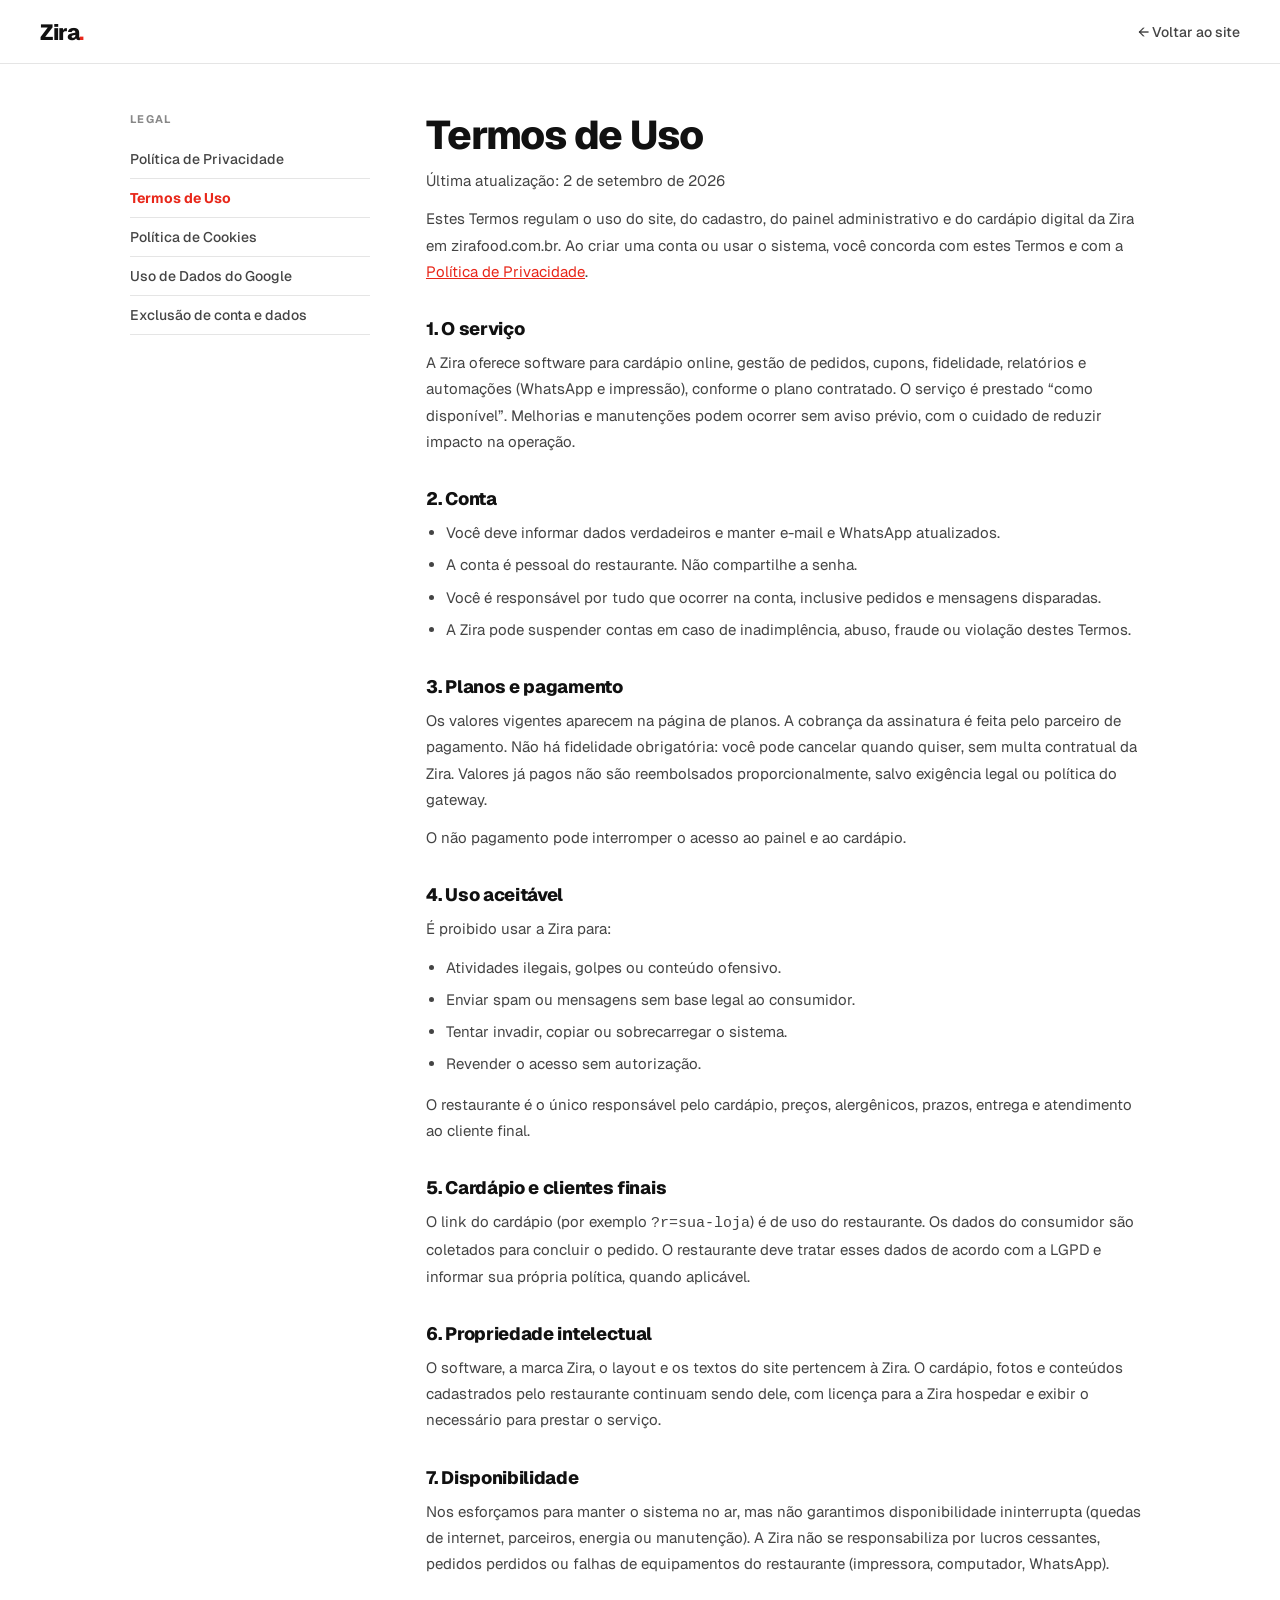
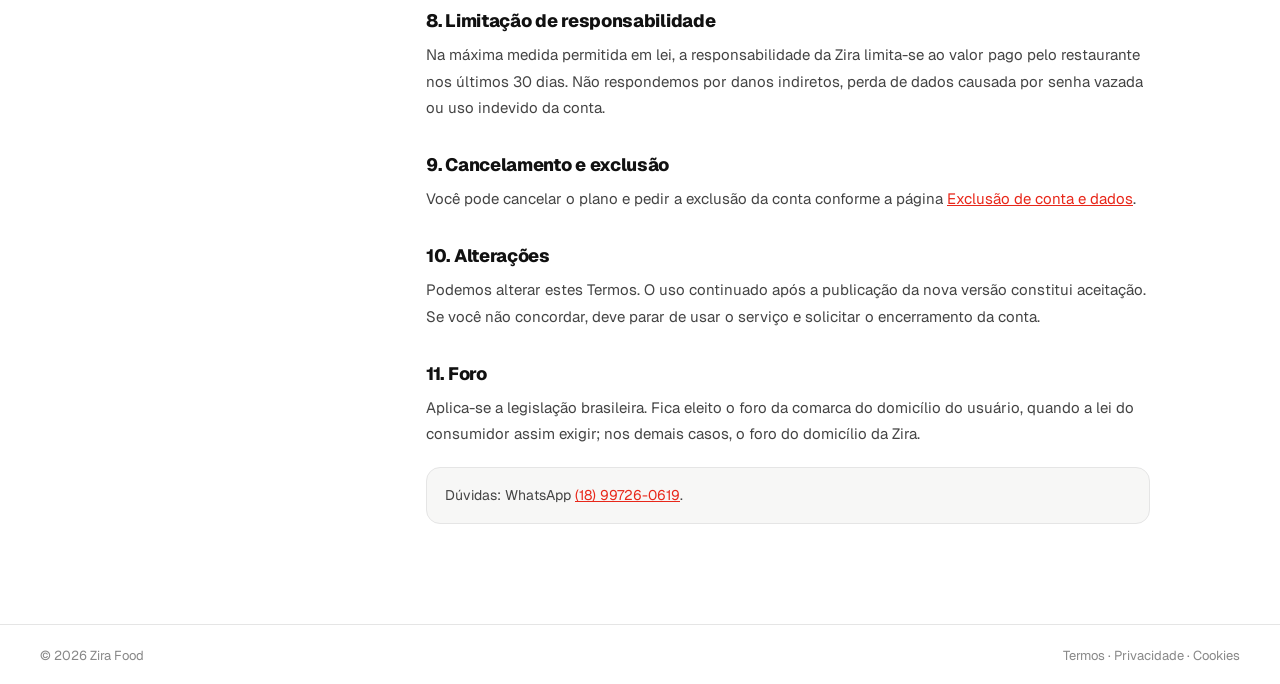
<file: termos.html>
<!DOCTYPE html>
<html lang="pt-BR">
<head>
<meta charset="UTF-8">
<meta name="viewport" content="width=device-width, initial-scale=1.0">
<title>Termos de Uso — Zira</title>
<link rel="preconnect" href="https://fonts.googleapis.com">
<link href="https://fonts.googleapis.com/css2?family=Geist:wght@400;500;600;700;800&display=swap" rel="stylesheet">
<link rel="stylesheet" href="legal.css">
</head>
<body>
<nav class="nav">
  <a href="index.html" class="nav-logo">Zira<b>.</b></a>
  <a href="index.html" class="nav-back">← Voltar ao site</a>
</nav>
<div class="wrap">
  <aside class="side">
    <h3>Legal</h3>
    <a href="privacidade.html">Política de Privacidade</a>
    <a href="termos.html" class="active">Termos de Uso</a>
    <a href="cookies.html">Política de Cookies</a>
    <a href="dados-google.html">Uso de Dados do Google</a>
    <a href="exclusao-conta.html">Exclusão de conta e dados</a>
  </aside>
  <article class="article">
    <h1>Termos de Uso</h1>
    <p class="updated">Última atualização: 2 de setembro de 2026</p>
    <p>Estes Termos regulam o uso do site, do cadastro, do painel administrativo e do cardápio digital da Zira em zirafood.com.br. Ao criar uma conta ou usar o sistema, você concorda com estes Termos e com a <a href="privacidade.html">Política de Privacidade</a>.</p>

    <h2>1. O serviço</h2>
    <p>A Zira oferece software para cardápio online, gestão de pedidos, cupons, fidelidade, relatórios e automações (WhatsApp e impressão), conforme o plano contratado. O serviço é prestado “como disponível”. Melhorias e manutenções podem ocorrer sem aviso prévio, com o cuidado de reduzir impacto na operação.</p>

    <h2>2. Conta</h2>
    <ul>
      <li>Você deve informar dados verdadeiros e manter e-mail e WhatsApp atualizados.</li>
      <li>A conta é pessoal do restaurante. Não compartilhe a senha.</li>
      <li>Você é responsável por tudo que ocorrer na conta, inclusive pedidos e mensagens disparadas.</li>
      <li>A Zira pode suspender contas em caso de inadimplência, abuso, fraude ou violação destes Termos.</li>
    </ul>

    <h2>3. Planos e pagamento</h2>
    <p>Os valores vigentes aparecem na página de planos. A cobrança da assinatura é feita pelo parceiro de pagamento. Não há fidelidade obrigatória: você pode cancelar quando quiser, sem multa contratual da Zira. Valores já pagos não são reembolsados proporcionalmente, salvo exigência legal ou política do gateway.</p>
    <p>O não pagamento pode interromper o acesso ao painel e ao cardápio.</p>

    <h2>4. Uso aceitável</h2>
    <p>É proibido usar a Zira para:</p>
    <ul>
      <li>Atividades ilegais, golpes ou conteúdo ofensivo.</li>
      <li>Enviar spam ou mensagens sem base legal ao consumidor.</li>
      <li>Tentar invadir, copiar ou sobrecarregar o sistema.</li>
      <li>Revender o acesso sem autorização.</li>
    </ul>
    <p>O restaurante é o único responsável pelo cardápio, preços, alergênicos, prazos, entrega e atendimento ao cliente final.</p>

    <h2>5. Cardápio e clientes finais</h2>
    <p>O link do cardápio (por exemplo <code>?r=sua-loja</code>) é de uso do restaurante. Os dados do consumidor são coletados para concluir o pedido. O restaurante deve tratar esses dados de acordo com a LGPD e informar sua própria política, quando aplicável.</p>

    <h2>6. Propriedade intelectual</h2>
    <p>O software, a marca Zira, o layout e os textos do site pertencem à Zira. O cardápio, fotos e conteúdos cadastrados pelo restaurante continuam sendo dele, com licença para a Zira hospedar e exibir o necessário para prestar o serviço.</p>

    <h2>7. Disponibilidade</h2>
    <p>Nos esforçamos para manter o sistema no ar, mas não garantimos disponibilidade ininterrupta (quedas de internet, parceiros, energia ou manutenção). A Zira não se responsabiliza por lucros cessantes, pedidos perdidos ou falhas de equipamentos do restaurante (impressora, computador, WhatsApp).</p>

    <h2>8. Limitação de responsabilidade</h2>
    <p>Na máxima medida permitida em lei, a responsabilidade da Zira limita-se ao valor pago pelo restaurante nos últimos 30 dias. Não respondemos por danos indiretos, perda de dados causada por senha vazada ou uso indevido da conta.</p>

    <h2>9. Cancelamento e exclusão</h2>
    <p>Você pode cancelar o plano e pedir a exclusão da conta conforme a página <a href="exclusao-conta.html">Exclusão de conta e dados</a>.</p>

    <h2>10. Alterações</h2>
    <p>Podemos alterar estes Termos. O uso continuado após a publicação da nova versão constitui aceitação. Se você não concordar, deve parar de usar o serviço e solicitar o encerramento da conta.</p>

    <h2>11. Foro</h2>
    <p>Aplica-se a legislação brasileira. Fica eleito o foro da comarca do domicílio do usuário, quando a lei do consumidor assim exigir; nos demais casos, o foro do domicílio da Zira.</p>

    <div class="note">Dúvidas: WhatsApp <a href="https://wa.me/5518997260619">(18) 99726-0619</a>.</div>
  </article>
</div>
<footer>
  <span>© 2026 Zira Food</span>
  <span><a href="termos.html">Termos</a> · <a href="privacidade.html">Privacidade</a> · <a href="cookies.html">Cookies</a></span>
</footer>
</body>
</html>
</file>
<file: legal.css>
*, *::before, *::after { box-sizing: border-box; margin: 0; padding: 0; }
html { scroll-behavior: smooth; }
:root {
  --red: #E8271A;
  --text: #111;
  --text-2: #444;
  --text-3: #888;
  --line: #E5E5E5;
  --bg: #fff;
  --bg-soft: #F7F7F6;
}
body {
  font-family: Geist, system-ui, sans-serif;
  background: var(--bg);
  color: var(--text);
  -webkit-font-smoothing: antialiased;
}
.nav {
  position: sticky; top: 0; z-index: 20;
  height: 64px; display: flex; align-items: center; justify-content: space-between;
  padding: 0 40px;
  background: rgba(255,255,255,.92);
  backdrop-filter: blur(20px);
  border-bottom: 1px solid var(--line);
}
.nav-logo { font-size: 22px; font-weight: 800; color: var(--text); text-decoration: none; letter-spacing: -.5px; }
.nav-logo b { color: var(--red); }
.nav-back { font-size: 14px; color: var(--text-2); text-decoration: none; font-weight: 500; }
.nav-back:hover { color: var(--text); }
.wrap {
  max-width: 1100px;
  margin: 0 auto;
  padding: 48px 40px 80px;
  display: grid;
  grid-template-columns: 240px 1fr;
  gap: 56px;
  align-items: start;
}
.side { position: sticky; top: 88px; }
.side h3 {
  font-size: 11px; font-weight: 700; letter-spacing: .12em;
  text-transform: uppercase; color: var(--text-3); margin-bottom: 14px;
}
.side a {
  display: block; padding: 10px 0;
  font-size: 14px; color: var(--text-2); text-decoration: none;
  border-bottom: 1px solid var(--line); font-weight: 500;
}
.side a:hover { color: var(--text); }
.side a.active { color: var(--red); font-weight: 700; }
.article h1 {
  font-size: clamp(28px, 4vw, 40px);
  font-weight: 800; letter-spacing: -1.2px; line-height: 1.15;
  margin-bottom: 10px;
}
.updated { font-size: 13px; color: var(--text-3); margin-bottom: 28px; }
.article h2 {
  font-size: 18px; font-weight: 800; letter-spacing: -.3px;
  margin: 32px 0 10px;
}
.article p, .article li {
  font-size: 15px; line-height: 1.75; color: var(--text-2); font-weight: 400;
}
.article p { margin-bottom: 12px; }
.article ul { padding-left: 20px; margin-bottom: 14px; }
.article li { margin-bottom: 6px; }
.article a { color: var(--red); }
.note {
  background: var(--bg-soft);
  border: 1px solid var(--line);
  border-radius: 14px;
  padding: 16px 18px;
  margin: 20px 0;
  font-size: 14px;
  color: var(--text-2);
  line-height: 1.65;
}
footer {
  border-top: 1px solid var(--line);
  padding: 22px 40px;
  font-size: 13px; color: var(--text-3);
  display: flex; justify-content: space-between; gap: 12px; flex-wrap: wrap;
}
footer a { color: var(--text-3); text-decoration: none; }
footer a:hover { color: var(--text); }
@media (max-width: 800px) {
  .nav { padding: 0 20px; height: 56px; }
  .wrap { grid-template-columns: 1fr; padding: 32px 20px 64px; gap: 28px; }
  .side { position: static; }
}
</file>
